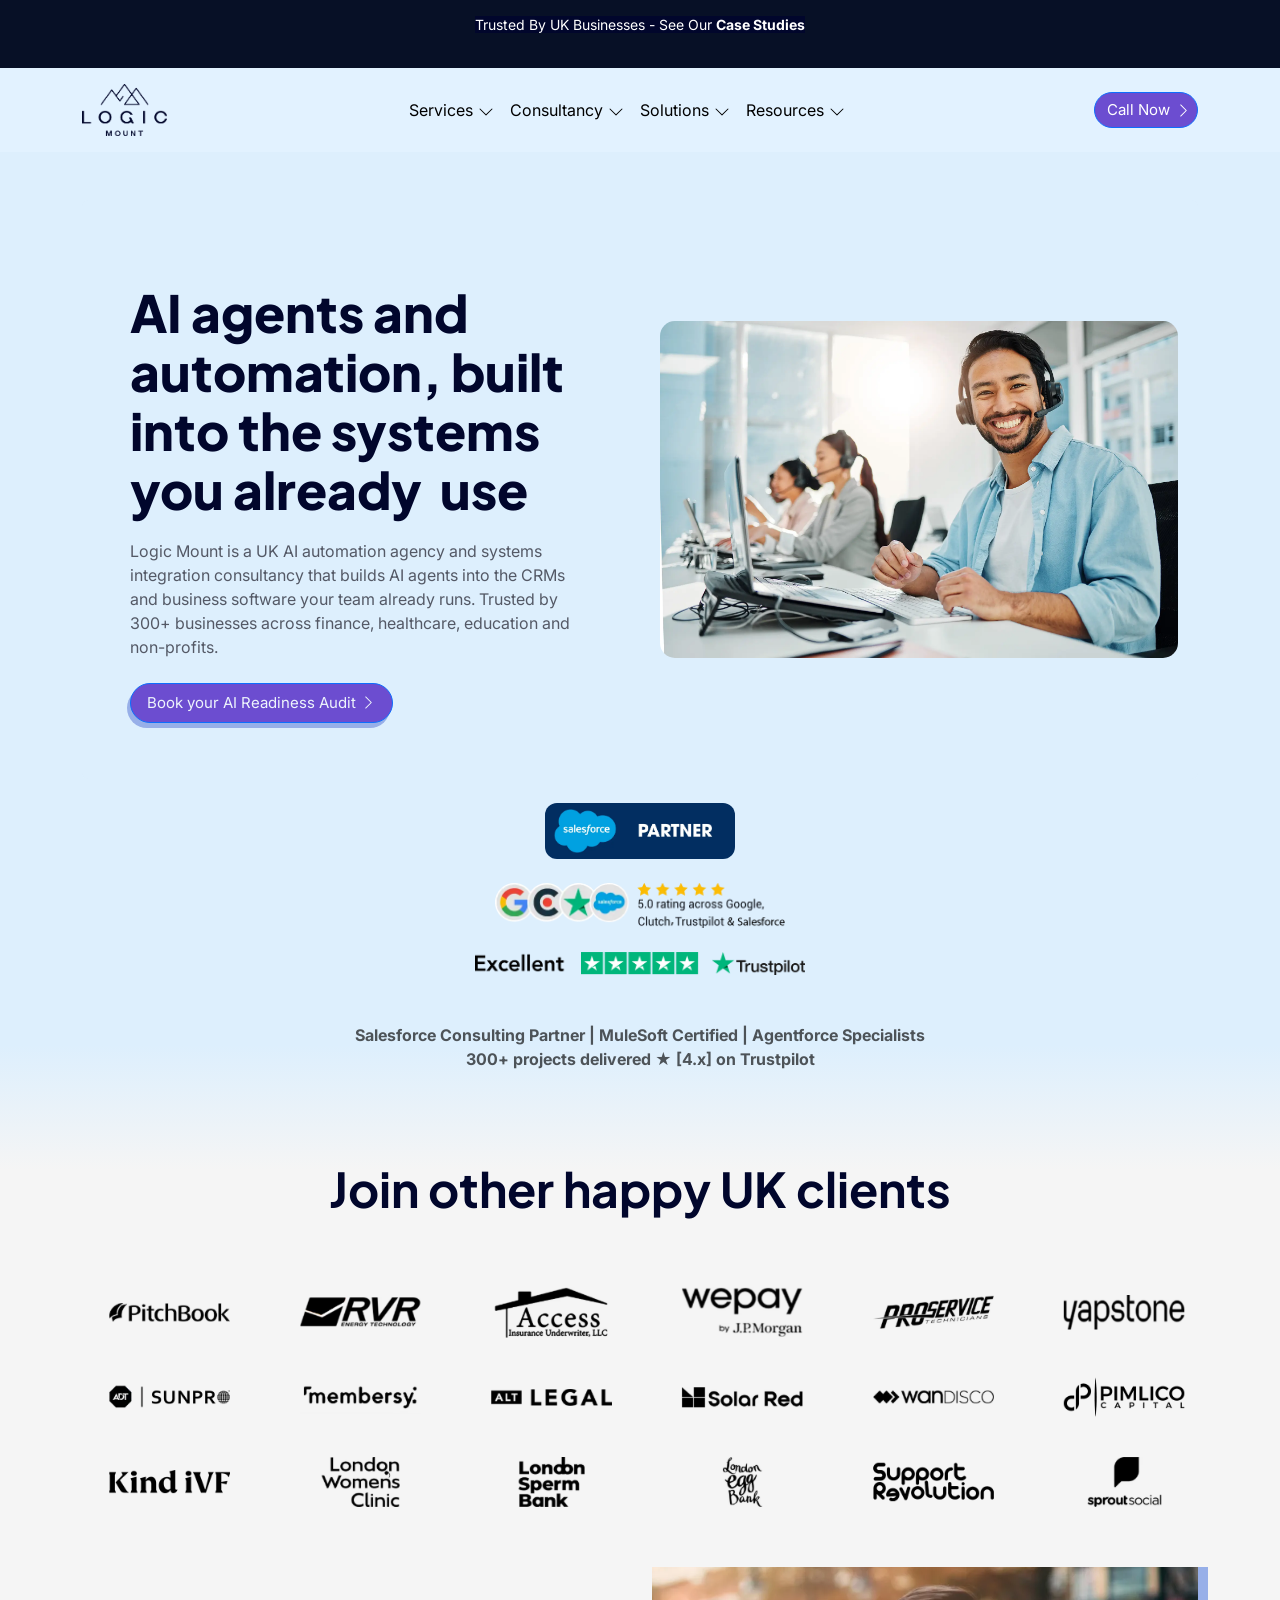
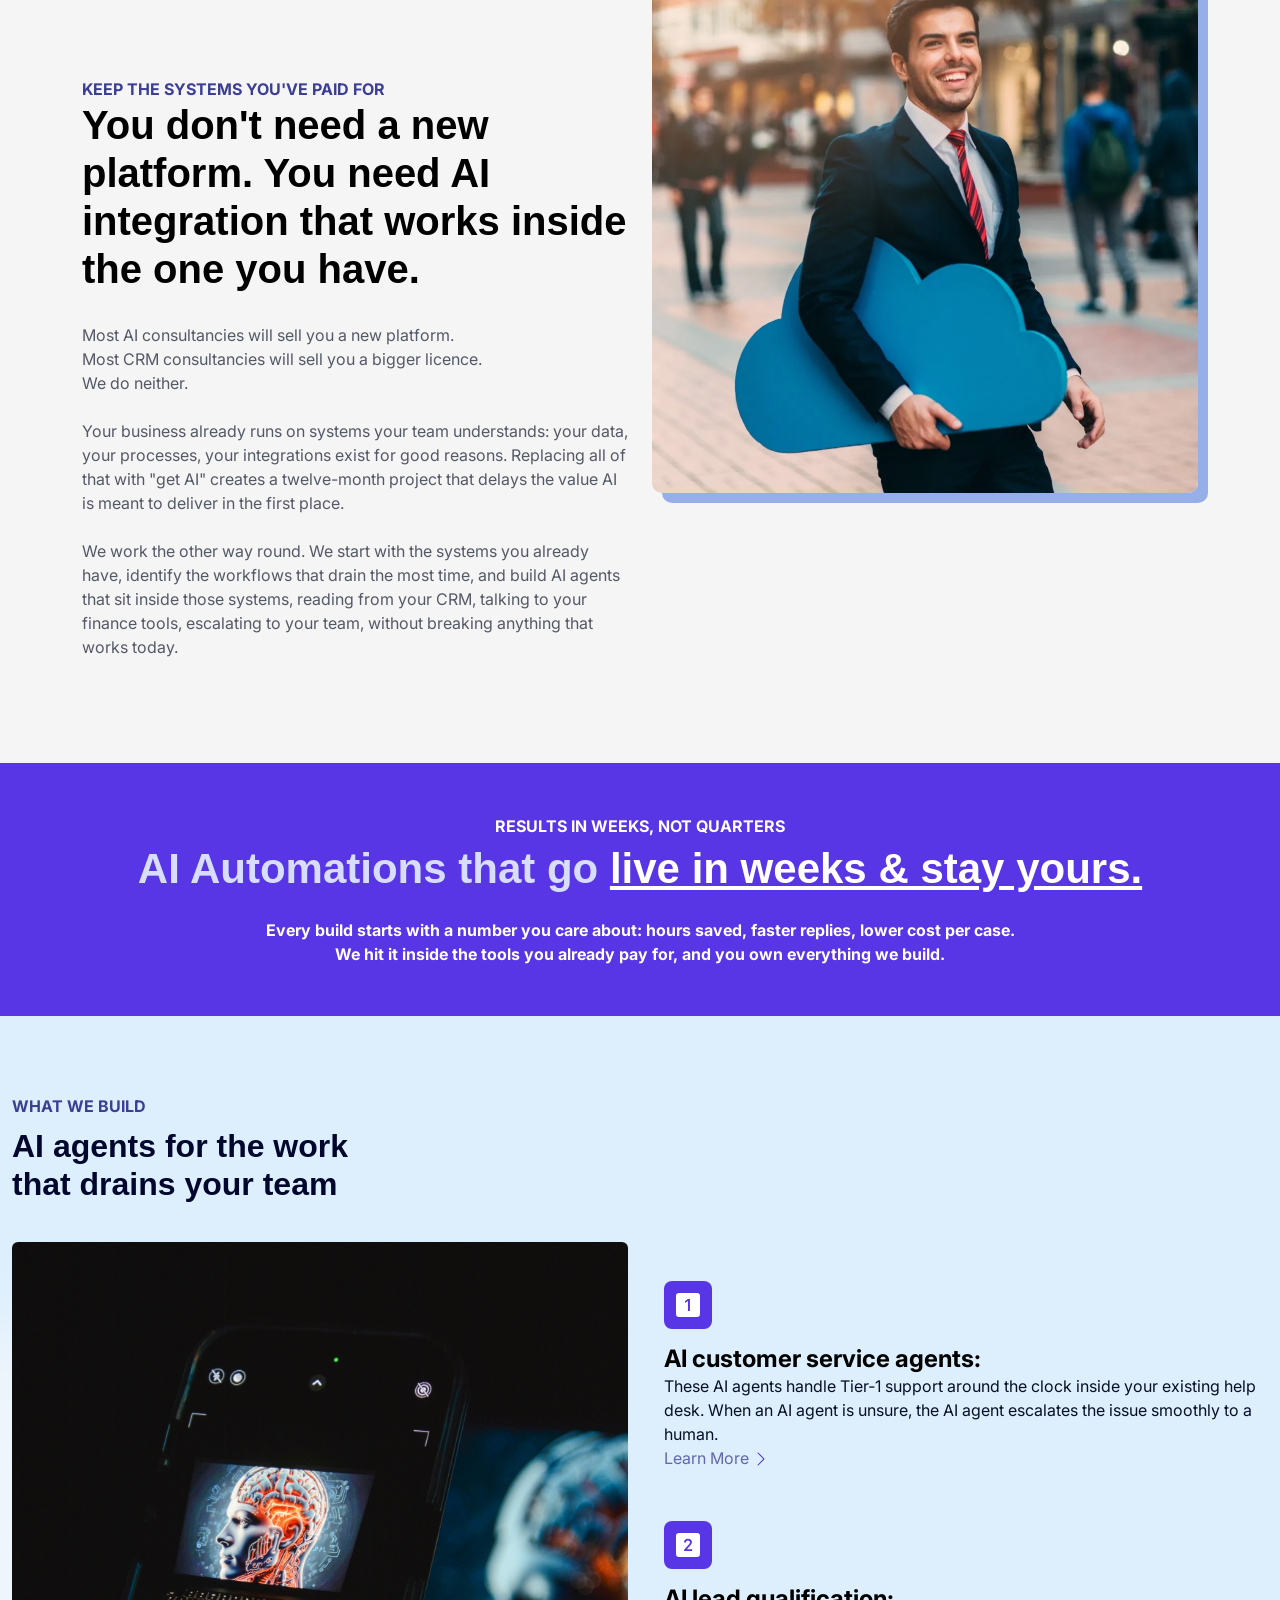
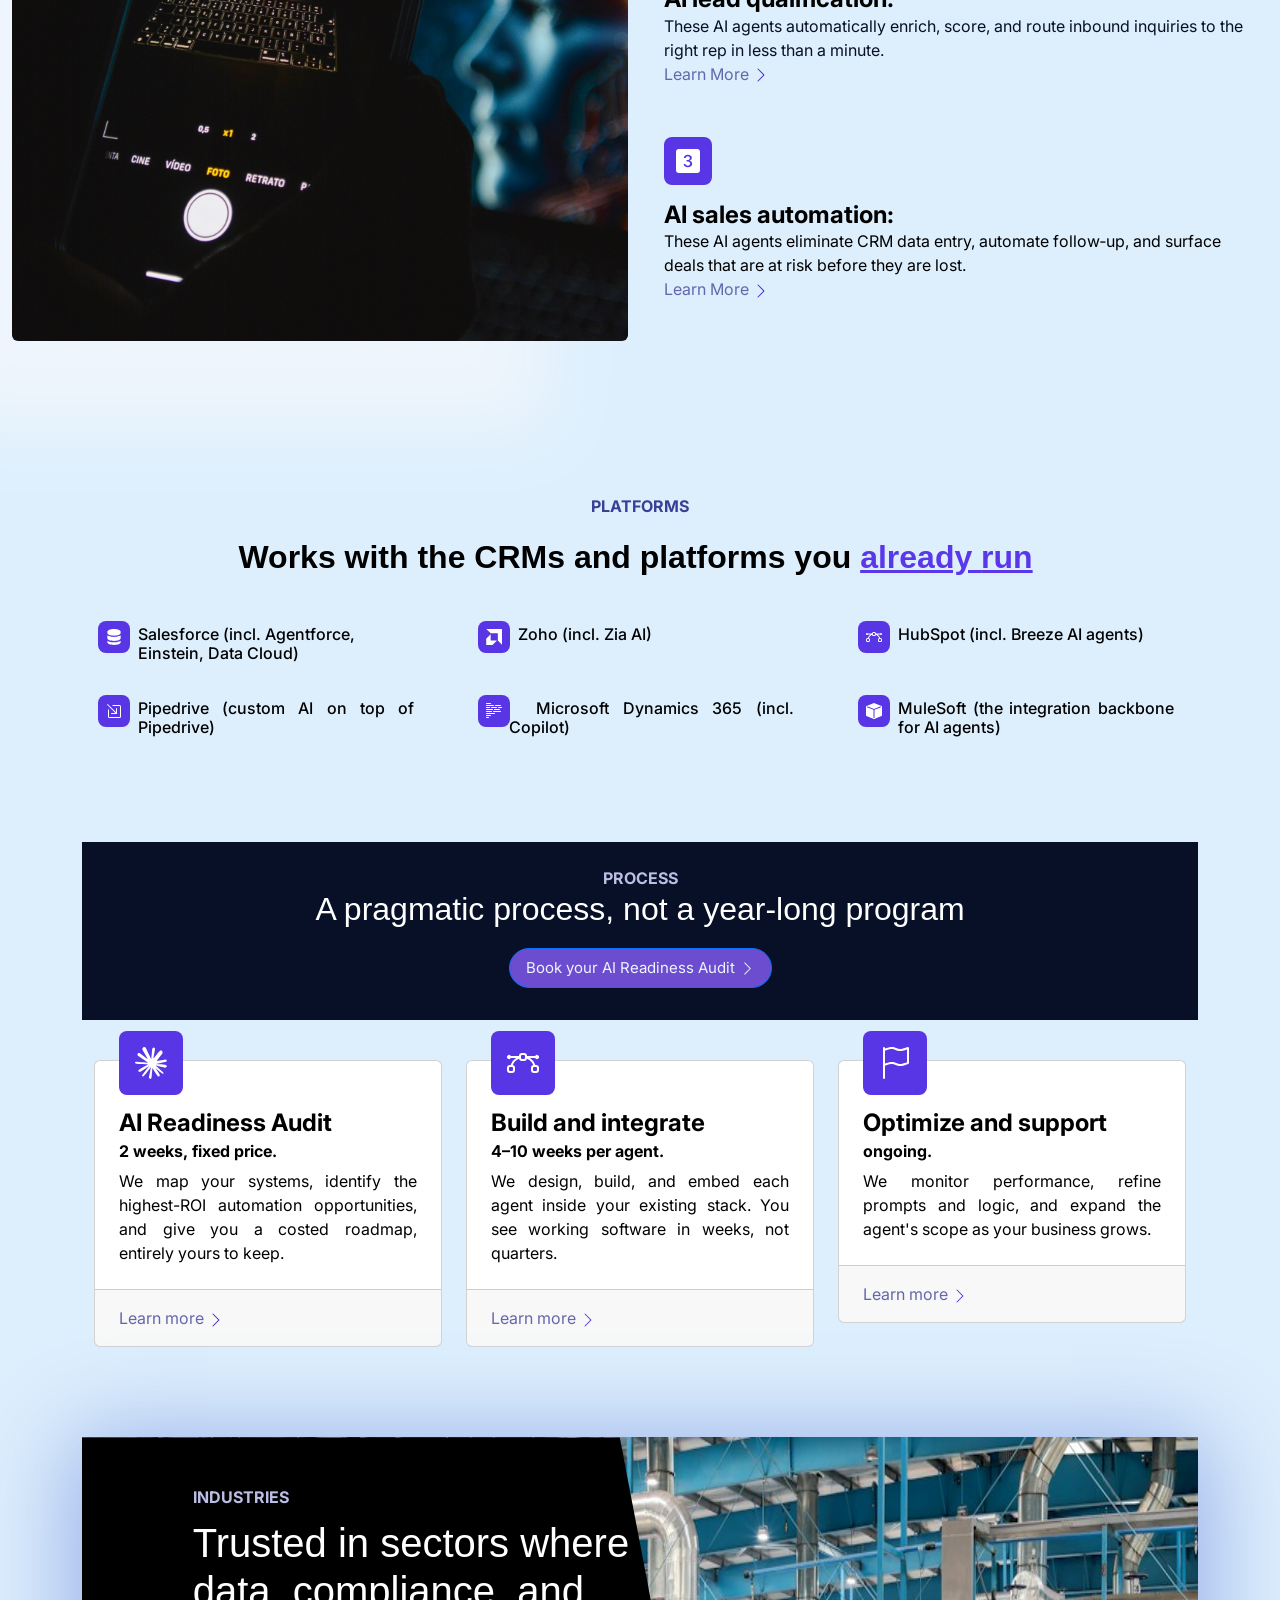
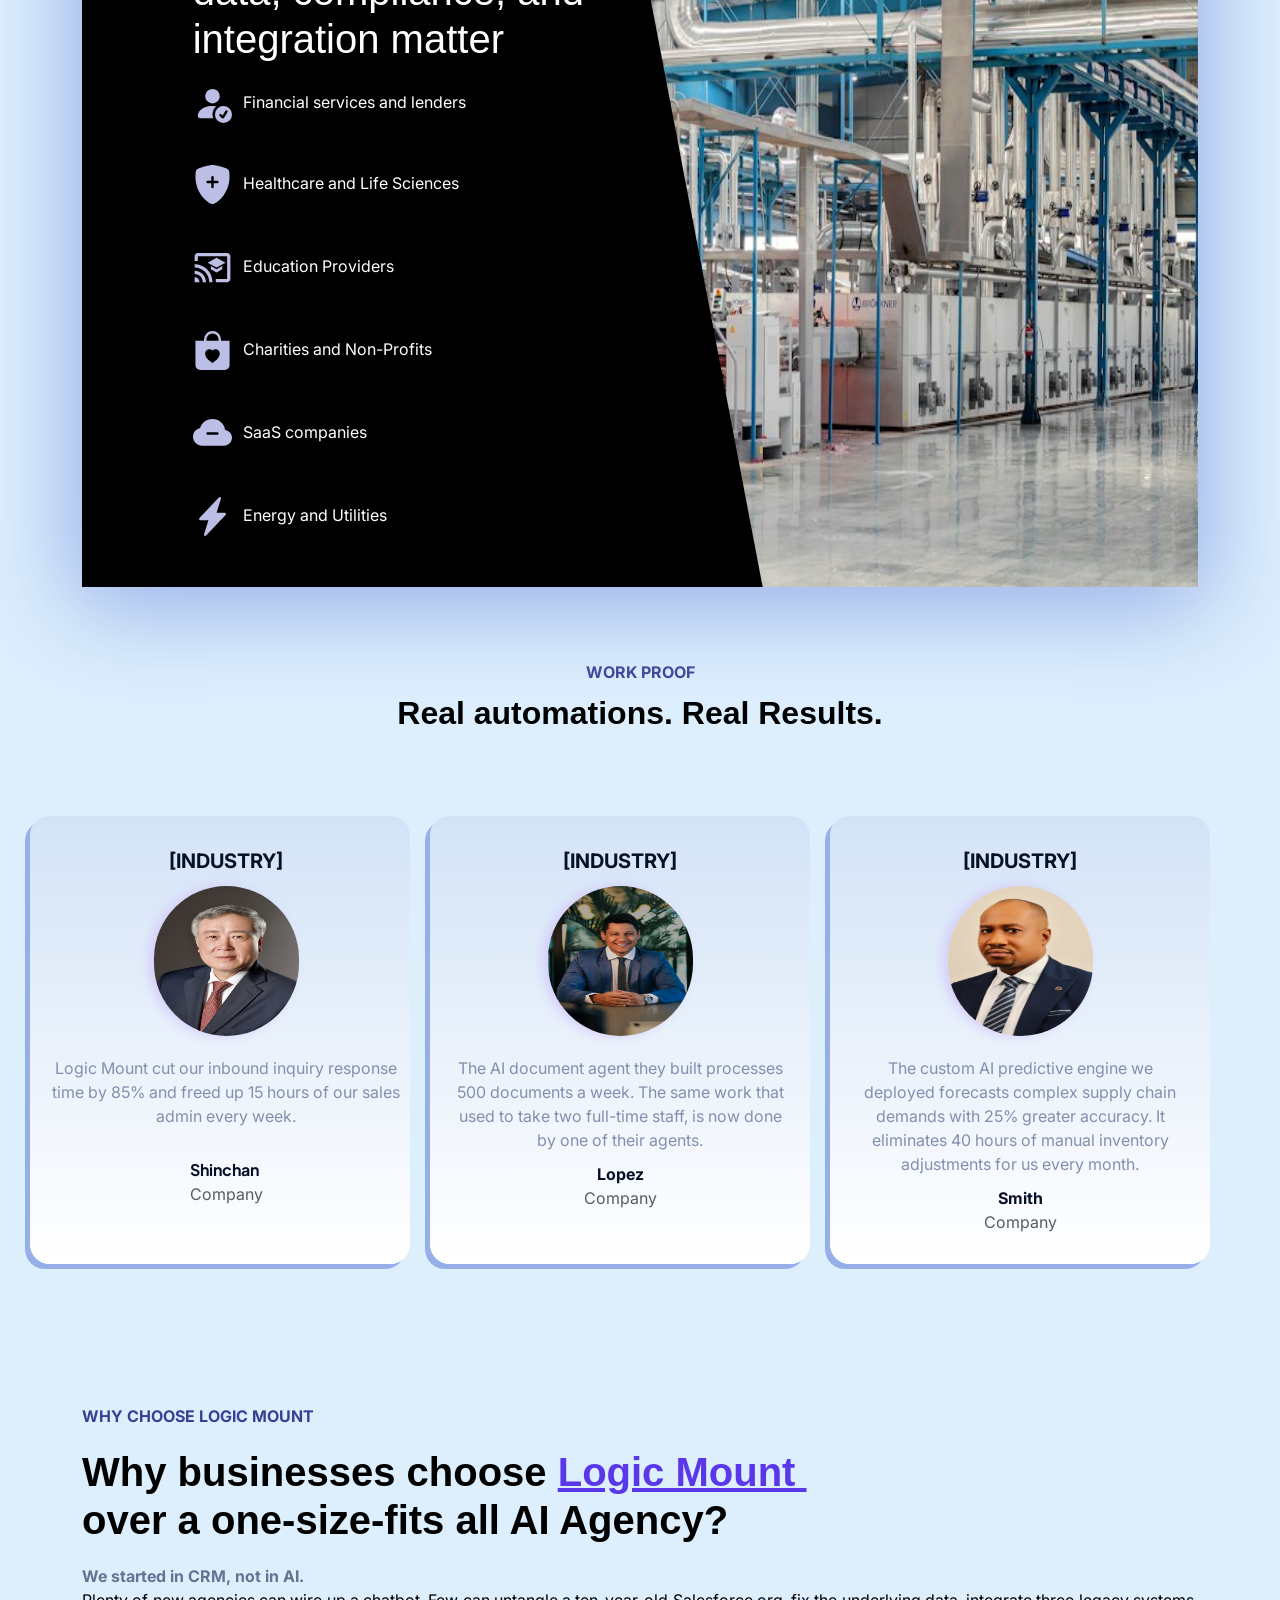
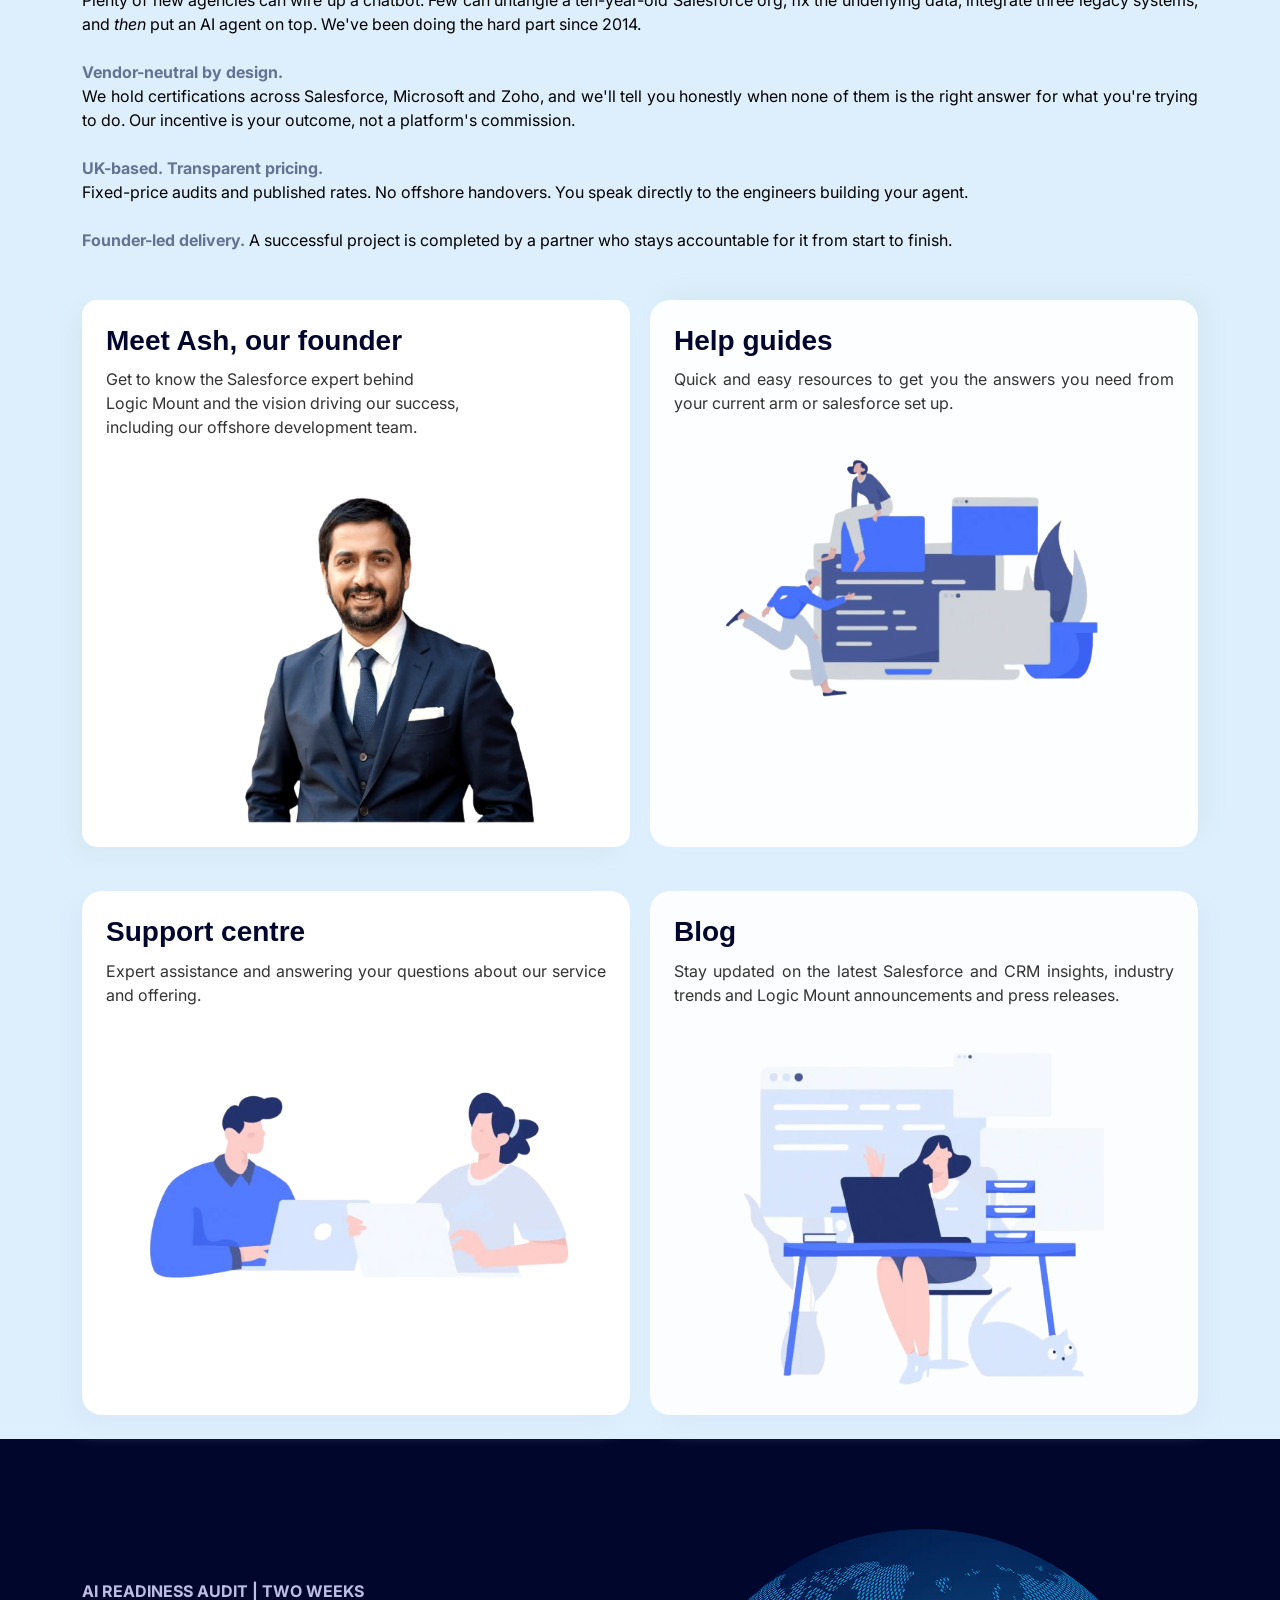
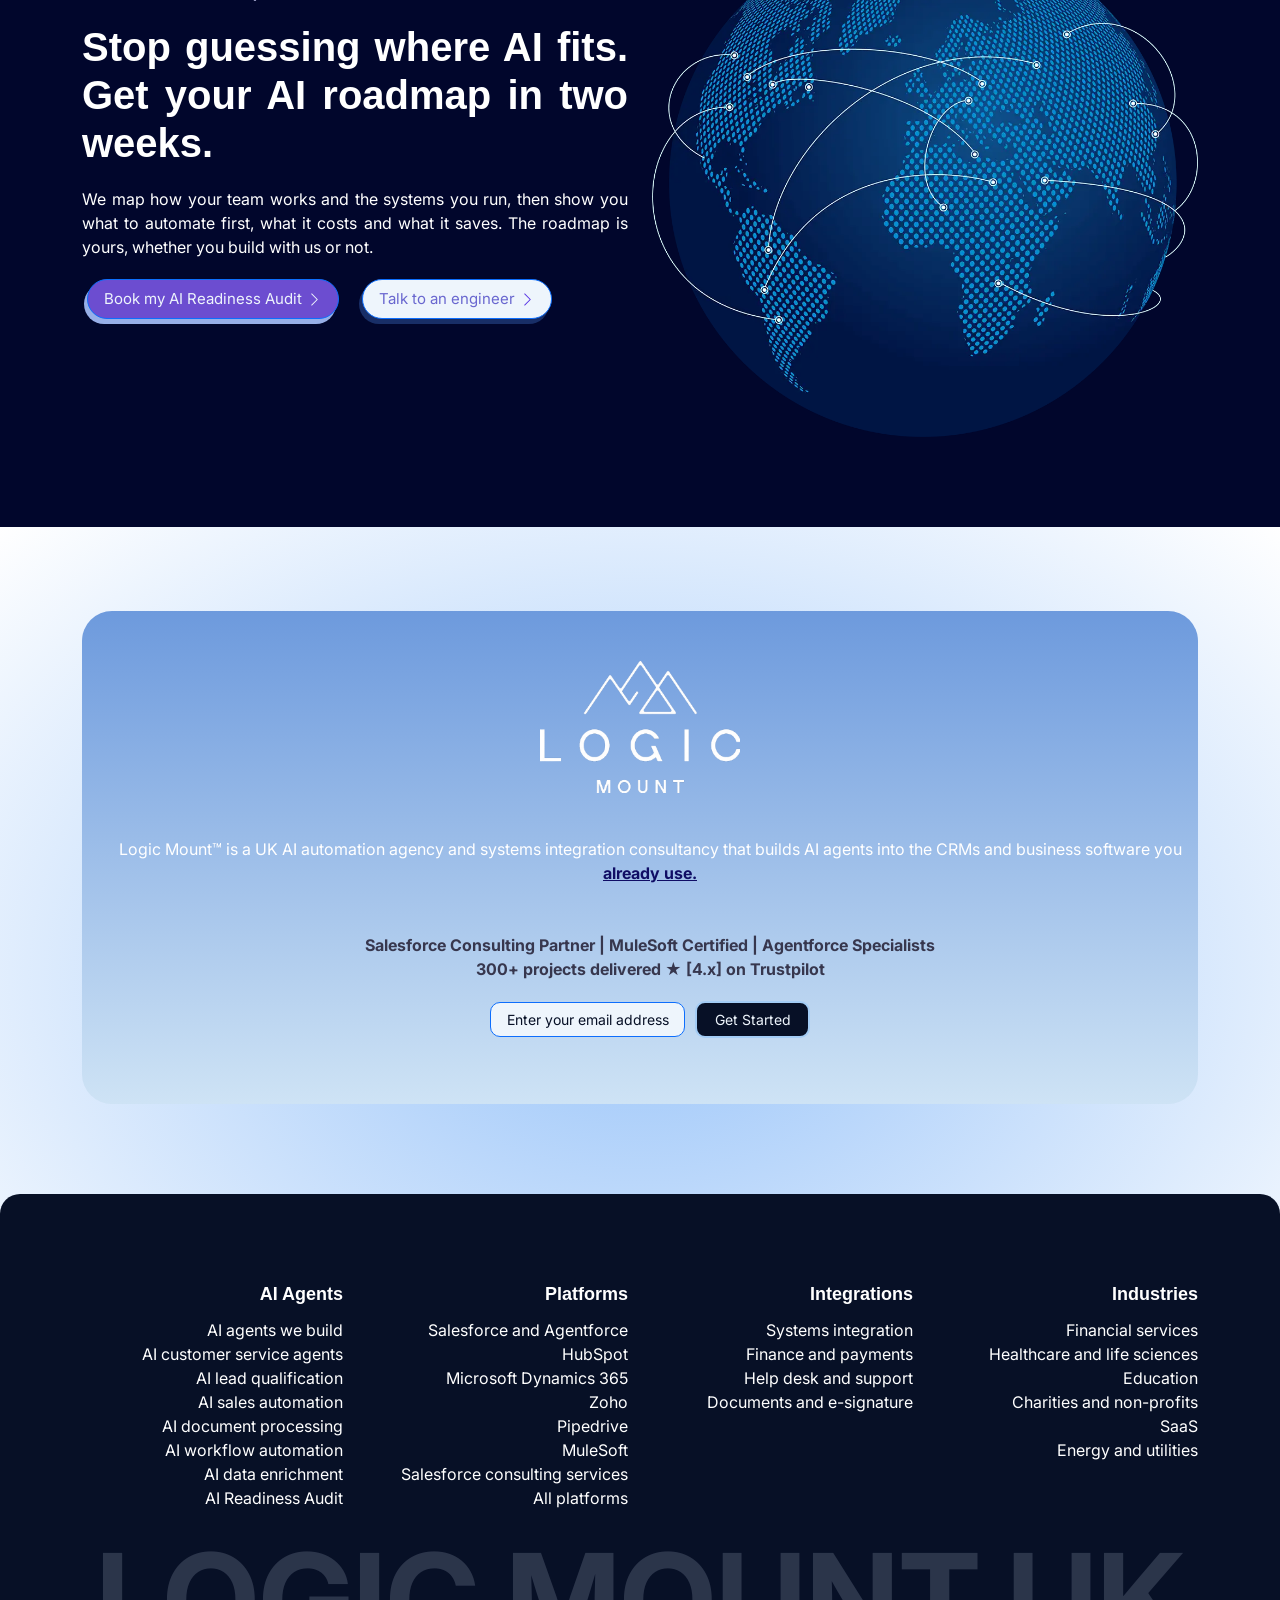
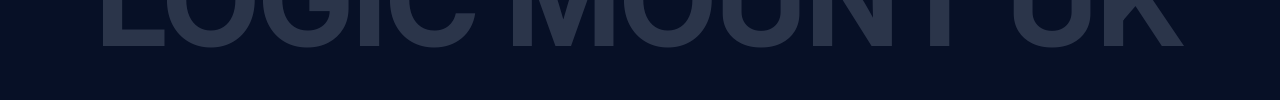
<file: index.html>
<!DOCTYPE html><html data-bs-theme="light" lang="en"><head><meta charset="utf-8"><meta name="viewport" content="width=device-width, initial-scale=1.0, shrink-to-fit=no"><title>AI Automation Agency UK | AI Agents in Your Stack</title><meta name="description" content="UK AI automation agency building AI agents into the CRMs your business already runs — Salesforce, HubSpot, Dynamics, Zoho. Book a readiness audit."><link rel="stylesheet" href="assets/bootstrap/css/bootstrap.min.css"><link rel="stylesheet" href="https://fonts.googleapis.com/css?family=Aboreto&amp;display=swap"><link rel="stylesheet" href="https://fonts.googleapis.com/css?family=Inter&amp;display=swap"><link rel="stylesheet" href="https://fonts.googleapis.com/css?family=Plus+Jakarta+Sans:700&amp;display=swap"><link rel="stylesheet" href="assets/css/styles.min.css"><link rel="preconnect" href="https://fonts.googleapis.com">
<link rel="preconnect" href="https://fonts.gstatic.com" crossorigin>
<link href="https://fonts.googleapis.com/css2?family=Inter:ital,opsz,wght@0,14..32,100..900;1,14..32,100..900&display=swap" rel="stylesheet"><script type="application/ld+json">
{
  "@context": "https://schema.org",
  "@type": "Organization",
  "name": "Logic Mount",
  "url": "https://www.logicmount.co.uk",
  "logo": "https://www.logicmount.co.uk/logo.png",
  "description": "Logic Mount is a UK AI automation agency and systems integration consultancy that builds AI agents into the CRMs and business systems you already use — including Salesforce, HubSpot, Dynamics 365 and Zoho.",
  "foundingDate": "[year]",
  "address": {"@type": "PostalAddress", "addressCountry": "GB"},
  "areaServed": "GB",
  "sameAs": [
    "https://www.linkedin.com/company/logic-mount",
    "https://uk.trustpilot.com/review/logicmount.co.uk",
    "https://clutch.co/profile/logic-mount",
    "https://www.crunchbase.com/organization/logic-mount"
  ]
}
</script>
</head><body style="background: rgb(226,242,255);"><p class="text-center" style="background: var(--navy-dark);padding-top: 14px;padding-bottom: 33px;font-size: 14px;font-family: Inter, sans-serif;"><span style="color: rgb(255, 255, 255); background-color: rgb(1, 6, 44);">Trusted By UK Businesses - See Our </span><a href="untitled.html"><strong><span style="color: rgb(255, 255, 255); background-color: rgb(1, 6, 44);">Case Studies</span></strong></a></p><nav class="navbar navbar-expand-md sticky-top py-3"><div class="container"><img class="img-fluid mobile-logo" width="1578" height="1045" src="assets/img/icon.webp" style="height: 52px;width: 85px;margin-left: -70px;"><button class="navbar-toggler" data-bs-toggle="collapse" data-bs-target="#navcol-4"><span class="visually-hidden">Toggle navigation</span><span class="navbar-toggler-icon"></span></button><div class="collapse navbar-collapse" id="navcol-4"><ul class="navbar-nav mb-4 mb-md-0 mx-auto"><li class="nav-item"><a class="nav-link active" href="#" style="padding-right: 30px;font-family: Inter, sans-serif;">Services<svg class="bi bi-chevron-down" xmlns="http://www.w3.org/2000/svg" width="1em" height="1em" fill="currentColor" viewBox="0 0 16 16" style="margin-left: 05px;color: rgb(0, 0, 0);">
  <path fill-rule="evenodd" d="M1.646 4.646a.5.5 0 0 1 .708 0L8 10.293l5.646-5.647a.5.5 0 0 1 .708.708l-6 6a.5.5 0 0 1-.708 0l-6-6a.5.5 0 0 1 0-.708"></path>
</svg></a></li><li class="nav-item"><a class="nav-link active" href="#" style="padding-right: 30px;font-family: Inter, sans-serif;">Consultancy<svg class="bi bi-chevron-down" xmlns="http://www.w3.org/2000/svg" width="1em" height="1em" fill="currentColor" viewBox="0 0 16 16" style="margin-left: 05px;color: rgb(0, 0, 0);">
  <path fill-rule="evenodd" d="M1.646 4.646a.5.5 0 0 1 .708 0L8 10.293l5.646-5.647a.5.5 0 0 1 .708.708l-6 6a.5.5 0 0 1-.708 0l-6-6a.5.5 0 0 1 0-.708"></path>
</svg></a></li><li class="nav-item"><a class="nav-link active" href="#" style="padding-right: 30px;font-family: Inter, sans-serif;">Solutions<svg class="bi bi-chevron-down" xmlns="http://www.w3.org/2000/svg" width="1em" height="1em" fill="currentColor" viewBox="0 0 16 16" style="margin-left: 05px;color: rgb(0, 0, 0);">
  <path fill-rule="evenodd" d="M1.646 4.646a.5.5 0 0 1 .708 0L8 10.293l5.646-5.647a.5.5 0 0 1 .708.708l-6 6a.5.5 0 0 1-.708 0l-6-6a.5.5 0 0 1 0-.708"></path>
</svg></a></li><li class="nav-item"><a class="nav-link active" href="#" style="padding-right: 30px;font-family: Inter, sans-serif;color: black;">Resources<svg class="bi bi-chevron-down" xmlns="http://www.w3.org/2000/svg" width="1em" height="1em" fill="currentColor" viewBox="0 0 16 16" style="margin-left: 05px;color: rgb(0, 0, 0);">
  <path fill-rule="evenodd" d="M1.646 4.646a.5.5 0 0 1 .708 0L8 10.293l5.646-5.647a.5.5 0 0 1 .708.708l-6 6a.5.5 0 0 1-.708 0l-6-6a.5.5 0 0 1 0-.708"></path>
</svg></a></li></ul><a class="btn btn-primary ms-md-2" role="button" href="#" style="background: rgb(108,77,208);border-radius: 30px;font-size: 15px;margin-right: -70px;font-family: Inter, sans-serif;padding-right: 2px;">Call Now<svg class="bi bi-chevron-right" xmlns="http://www.w3.org/2000/svg" width="1em" height="1em" fill="currentColor" viewBox="0 0 16 16" style="margin-left: 6px;">
  <path fill-rule="evenodd" d="M4.646 1.646a.5.5 0 0 1 .708 0l6 6a.5.5 0 0 1 0 .708l-6 6a.5.5 0 0 1-.708-.708L10.293 8 4.646 2.354a.5.5 0 0 1 0-.708"></path>
</svg>&nbsp;</a></div></div></nav><section class="py-4 py-xl-5" style="background: linear-gradient(#ddeffd 82%, #f5f5f5), var(--bg-light-blue);text-align: justify;box-shadow: 0px 0px var(--accent-purple-hover);margin-top: 0px;min-height: 900px;"><div class="container"><div class="bg-dark border rounded border-0 border-dark overflow-hidden"><div class="row g-0"><div class="col-md-6"><div class="p-4 p-md-5" style="background: #ddeffd;width: auto;"><h1 class="mobile-heading" style="color: rgb(1,6,44);font-family: 'Plus Jakarta Sans', sans-serif;font-weight: bold;font-size: 66px;text-align: left;background: #ddeffd;margin-left: -45px;margin-top: 90px;"><strong><span style="background-color: rgba(221, 239, 253, 0);">AI agents and automation, built into the systems you already&nbsp; use</span></strong></h1><p class="mb-4 mobile-paragraph" style="margin-top: 40px;margin-left: -45px;font-family: Inter, sans-serif;color: rgb(84,89,102);">Logic Mount is a UK AI automation agency and systems integration consultancy that builds AI agents into the CRMs and business software your team already runs. Trusted by 300+ businesses across finance, healthcare, education and non-profits.</p><a class="btn btn-primary btn-lg me-2 mobile-button" role="button" href="#" style="font-size: 15px;background: rgb(108, 77, 208);border-radius: 30px;margin-top: 20px;font-family: Inter, sans-serif;color: var(--bg-light-blue);margin-left: -45px;box-shadow: -3px 5px rgb(151,175,232);">Book your AI Readiness Audit<svg class="bi bi-chevron-right" xmlns="http://www.w3.org/2000/svg" width="1em" height="1em" fill="currentColor" viewBox="0 0 16 16" style="margin-left: 5px;margin-bottom: 1px;">
  <path fill-rule="evenodd" d="M4.646 1.646a.5.5 0 0 1 .708 0l6 6a.5.5 0 0 1 0 .708l-6 6a.5.5 0 0 1-.708-.708L10.293 8 4.646 2.354a.5.5 0 0 1 0-.708"></path>
</svg></a><div style="text-align:center;"></div></div></div><div class="col-md-6 order-first order-md-last" style="min-height: 250px;border-color: #ddeffd;background: #ddeffd;"><img class="object-fit-cover w-100 h-100 mobile-image-hero" src="assets/img/heropic.webp" style="border-radius: 15px;margin-left: 0px;margin-top: 30px;border-top-left-radius: 15px;border-top-right-radius: 15px;border-bottom-right-radius: 15px;border-bottom-left-radius: 15px;"></div></div></div></div><img class="img-fluid mobile-image" width="1022" height="300" style="width: 190px;border-radius: 12px;height: 52px;margin-top: 40px;margin-left: 116px;" src="assets/img/excellent.webp"><img class="img-fluid mobile-image1" width="592" height="92" src="assets/img/brands.webp" style="width: 290px;margin-top: 50px;margin-left: 30px;"><div class="container"><img class="img-fluid mobile-image2" width="2840" height="198" src="assets/img/partner.avif" style="width: 330px;margin-top: 25px;margin-left: 6px;"></div><p class="mobile-paragraph-salesforceconsulting" style="font-size: 16px;font-family: Inter, sans-serif;color: #4d5358;font-weight: bold;margin-left: 118px;"><br>Salesforce Consulting Partner | MuleSoft Certified | Agentforce Specialists<br>300+ projects delivered ★ [4.x] on Trustpilot<br><br></p><div></div><h2 class="mobile-heading-joinotherclients" style="text-align: center;font-size: 48px;margin-top: -50px;font-family: 'Plus Jakarta Sans', sans-serif;background: linear-gradient(rgb(221, 239, 253) 0%, rgb(245, 245, 245) 24%, rgb(245, 245, 245));"><br><br><strong><span style="color: rgb(1, 6, 44);">Join other happy UK clients</span></strong><br><img class="img-fluid mobile-image-joinukclients" width="1592" height="410" src="assets/img/ukbusinesses.png" style="margin-top: 20px;width: 1100px;filter: contrast(100%) saturate(200%);"></h2><section style="background: rgb(245, 245, 245);padding-top: 130px;margin-top: -80px;"><div class="container"><div class="row" style="margin-top: -70px;"><div class="col-md-6" style="margin-top: 60px;"><p class="mobile-paragraph-thedifferentiator" style="font-family: Inter, sans-serif;margin-top: 70px;"><strong><span style="color: rgb(59, 62, 148);">KEEP THE SYSTEMS YOU'VE PAID FOR</span></strong></p><h2 class="mobile-heading-whyaiinside" style="text-align: left;padding-right: 70px;font-size: 40px;"><strong><span style="color: rgb(0, 0, 0); background-color: transparent;">You don't need a new platform. You need AI integration that works inside the one you have.</span></strong></h2><p class="mobile-paragraph-whyaiinside" style="color: rgb(84,89,102);margin-top: 30px;padding-right: 90px;text-align: left;">Most AI consultancies will sell you a new platform. <br>Most CRM consultancies will sell you a bigger licence. <br>We do neither. <br><br>Your business already runs on systems your team understands: your data, your processes, your integrations exist for good reasons. Replacing all of that with "get AI" creates a twelve-month project that delays the value AI is meant to deliver in the first place. <br><br>We work the other way round. We start with the systems you already have, identify the workflows that drain the most time, and build AI agents that sit inside those systems, reading&nbsp;from your CRM, talking to your finance tools, escalating to your team, without breaking anything that works today.</p><p></p></div><div class="col-md-6"><img class="img-fluid mobile-image3-whyaiinside" width="1080" height="1080" src="assets/img/681e1f4e7eaca82c70901afc_Man%20In%20Suit%20Holding%20Salesforce%20Cloud%20in%20Blue-Photoroom.webp" style="border-radius: 10px;margin-top: 80px;box-shadow: 10px 10px rgb(151,175,232);"></div></div></div></section><p class="mobile-paragraph-builtwith" style="background: rgb(245, 245, 245);text-align: center;margin-top: 0px;padding-top: 155px;"><strong><span style="color: rgb(255, 255, 255);">RESULTS IN WEEKS, NOT QUARTERS</span></strong></p><h2 class="mobile-paragraph-builtwith1" style="background: var(--accent-purple);padding-top: 30px;text-align: center;margin-top: -75px;font-size: 42px;"><br><strong><span style="color: rgb(217, 221, 252);">AI Automations that go&nbsp;</span><span style="text-decoration: underline; color: rgb(255, 255, 255);">live in weeks &amp; stay yours.</span></strong><br><br></h2><p class="mobile-paragraph-builtwith2" style="text-align: center;background: var(--accent-purple);padding-top: 40px;margin-top: -90px;padding-bottom: 50px;font-size: 16px;color: #fcfdff;"><br><strong><span style="color: rgb(255, 255, 255); background-color: transparent;">Every build starts with a number you care about: hours saved, faster replies, lower cost per case. </span></strong><br><strong><span style="color: rgb(255, 255, 255); background-color: transparent;">We hit it inside the tools you already pay for, and you own everything we build.</span></strong></p><div class="container py-4 py-xl-5 ai-agents-container" style="margin-top: 0px;width: 4900px;margin-bottom: -90px;"><p class="mobile-paragraph-whatwebuild" style="margin-top: 30px;"><strong><span style="color: rgb(59, 62, 148);">WHAT WE BUILD</span></strong></p><h2 class="mobile-heading-aiagentsthatdrain" style="margin-top: -30px;"><br><strong><span style="color: rgb(1, 6, 44);">AI agents for the work&nbsp;</span></strong><br><strong><span style="color: rgb(1, 6, 44);">that drains your team</span></strong><br><br></h2><div class="row row-cols-1 row-cols-md-2"><div class="col"><img class="object-fit-cover rounded w-100 h-100 mobile-image4" style="min-height: auto;margin-top: -0px;width: 100px;box-shadow: -80px 90px 70px var(--bg-light-blue);max-height: 699px;max-width: 780px;" src="assets/img/aidin-geranrekab-bV_P23FXxhI-unsplash.jpg"></div><div class="col d-flex flex-column justify-content-center p-4" style="margin-top: 195px;"><div class="text-center text-md-start d-flex flex-column align-items-center align-items-md-start mb-5 ai-agent-card"><div class="bs-icon-md bs-icon-rounded bs-icon-primary d-flex flex-shrink-0 justify-content-center align-items-center mb-3 d-inline-block bs-icon" style="background: var(--accent-purple);margin-top: -180px;"><svg class="bi bi-1-square-fill" xmlns="http://www.w3.org/2000/svg" width="1em" height="1em" fill="currentColor" viewBox="0 0 16 16">
  <path d="M2 0a2 2 0 0 0-2 2v12a2 2 0 0 0 2 2h12a2 2 0 0 0 2-2V2a2 2 0 0 0-2-2zm7.283 4.002V12H7.971V5.338h-.065L6.072 6.656V5.385l1.899-1.383z"></path>
</svg></div><div class="ai-agent-content"><h4 style="font-family: 'Inter';"><strong><span style="color: rgb(0, 0, 0); background-color: rgba(228, 216, 216, 0);">AI customer service agents:</span></strong></h4><p>These AI agents handle Tier‑1 support around the clock inside your existing help desk. When an AI agent is unsure, the AI agent escalates the issue smoothly to a human.</p><a href="#"><span style="color: rgb(100, 103, 171);">Learn More&nbsp;</span><svg class="bi bi-chevron-right" xmlns="http://www.w3.org/2000/svg" width="1em" height="1em" fill="currentColor" viewBox="0 0 16 16" style="border-color: var(--accent-purple-hover);color: var(--accent-purple-hover);">
  <path fill-rule="evenodd" d="M4.646 1.646a.5.5 0 0 1 .708 0l6 6a.5.5 0 0 1 0 .708l-6 6a.5.5 0 0 1-.708-.708L10.293 8 4.646 2.354a.5.5 0 0 1 0-.708"></path>
</svg></a></div></div><div class="text-center text-md-start d-flex flex-column align-items-center align-items-md-start mb-5 ai-agent-card"><div class="bs-icon-md bs-icon-rounded bs-icon-primary d-flex flex-shrink-0 justify-content-center align-items-center mb-3 d-inline-block bs-icon" style="background: var(--accent-purple);margin-top: -70px;"><svg class="bi bi-2-square-fill" xmlns="http://www.w3.org/2000/svg" width="1em" height="1em" fill="currentColor" viewBox="0 0 16 16">
  <path d="M2 0a2 2 0 0 0-2 2v12a2 2 0 0 0 2 2h12a2 2 0 0 0 2-2V2a2 2 0 0 0-2-2zm4.646 6.24v.07H5.375v-.064c0-1.213.879-2.402 2.637-2.402 1.582 0 2.613.949 2.613 2.215 0 1.002-.6 1.667-1.287 2.43l-.096.107-1.974 2.22v.077h3.498V12H5.422v-.832l2.97-3.293c.434-.475.903-1.008.903-1.705 0-.744-.557-1.236-1.313-1.236-.843 0-1.336.615-1.336 1.306"></path>
</svg></div><div><h4 style="font-family: 'Inter';"><strong><span style="color: rgb(0, 0, 0); background-color: rgba(228, 216, 216, 0);">AI lead qualification:</span></strong></h4><p>These AI agents automatically enrich, score, and route inbound inquiries to the right rep in less than a minute.</p><a href="#"><span style="color: rgb(100, 103, 171);">Learn More&nbsp;</span><svg class="bi bi-chevron-right" xmlns="http://www.w3.org/2000/svg" width="1em" height="1em" fill="currentColor" viewBox="0 0 16 16" style="border-color: var(--accent-purple);color: var(--accent-purple-hover);">
  <path fill-rule="evenodd" d="M4.646 1.646a.5.5 0 0 1 .708 0l6 6a.5.5 0 0 1 0 .708l-6 6a.5.5 0 0 1-.708-.708L10.293 8 4.646 2.354a.5.5 0 0 1 0-.708"></path>
</svg></a></div></div><div class="text-center text-md-start d-flex flex-column align-items-center align-items-md-start ai-agent-card"><div class="bs-icon-md bs-icon-rounded bs-icon-primary d-flex flex-shrink-0 justify-content-center align-items-center mb-3 d-inline-block bs-icon" style="background: var(--accent-purple);margin-top: -70px;"><svg class="bi bi-3-square-fill" xmlns="http://www.w3.org/2000/svg" width="1em" height="1em" fill="currentColor" viewBox="0 0 16 16">
  <path d="M2 0a2 2 0 0 0-2 2v12a2 2 0 0 0 2 2h12a2 2 0 0 0 2-2V2a2 2 0 0 0-2-2zm5.918 8.414h-.879V7.342h.838c.78 0 1.348-.522 1.342-1.237 0-.709-.563-1.195-1.348-1.195-.79 0-1.312.498-1.348 1.055H5.275c.036-1.137.95-2.115 2.625-2.121 1.594-.012 2.608.885 2.637 2.062.023 1.137-.885 1.776-1.482 1.875v.07c.703.07 1.71.64 1.734 1.917.024 1.459-1.277 2.396-2.93 2.396-1.705 0-2.707-.967-2.754-2.144H6.33c.059.597.68 1.06 1.541 1.066.973.006 1.6-.563 1.588-1.354-.006-.779-.621-1.318-1.541-1.318"></path>
</svg></div><div><h4 style="font-family: 'Inter';"><strong><span style="color: rgb(0, 0, 0); background-color: rgba(0, 255, 255, 0);">AI sales automation:</span></strong></h4><p><span style="color: rgb(0, 0, 0); background-color: rgba(0, 255, 255, 0);">These AI agents eliminate CRM data entry, automate follow‑up, and surface deals that are at risk before they are lost.</span></p><a href="#"><span style="color: rgb(100, 103, 171);">Learn More&nbsp;</span><svg class="bi bi-chevron-right" xmlns="http://www.w3.org/2000/svg" width="1em" height="1em" fill="currentColor" viewBox="0 0 16 16" style="color: var(--accent-purple-hover);">
  <path fill-rule="evenodd" d="M4.646 1.646a.5.5 0 0 1 .708 0l6 6a.5.5 0 0 1 0 .708l-6 6a.5.5 0 0 1-.708-.708L10.293 8 4.646 2.354a.5.5 0 0 1 0-.708"></path>
</svg></a></div></div></div></div></div><p class="mobile-platform-label" style="text-align: center;margin-top: 90px;"><strong><span style="color: rgb(59, 62, 148);">PLATFORMS</span></strong></p><h2 class="mobile-platform-heading" style="text-align: center;font-weight: bold;margin-top: 140px;color: #000000;"><strong><span style="color: rgb(0, 0, 0); background-color: transparent;">Works with the CRMs and platforms you </span><span style="text-decoration: underline; color: rgb(91, 55, 234); background-color: transparent;">already </span><span style="text-decoration: underline; color: rgb(91, 55, 234); background-color: transparent;">run</span><span style="color: rgb(91, 55, 234);">&nbsp;</span></strong></h2><div class="container py-4 py-xl-5" style="margin-top: -20px;"><div class="row row-cols-1 row-cols-md-2 row-cols-xl-3"><div class="col mobile-platform-list"><div class="d-flex p-3"><div class="bs-icon-sm bs-icon-rounded bs-icon-primary d-flex flex-shrink-0 justify-content-center align-items-center d-inline-block bs-icon" style="background: var(--accent-purple);"><svg class="bi bi-server" xmlns="http://www.w3.org/2000/svg" width="1em" height="1em" fill="currentColor" viewBox="0 0 16 16">
  <path d="M1.333 2.667C1.333 1.194 4.318 0 8 0s6.667 1.194 6.667 2.667V4c0 1.473-2.985 2.667-6.667 2.667S1.333 5.473 1.333 4z"></path>
  <path d="M1.333 6.334v3C1.333 10.805 4.318 12 8 12s6.667-1.194 6.667-2.667V6.334a6.5 6.5 0 0 1-1.458.79C11.81 7.684 9.967 8 8 8s-3.809-.317-5.208-.876a6.5 6.5 0 0 1-1.458-.79z"></path>
  <path d="M14.667 11.668a6.5 6.5 0 0 1-1.458.789c-1.4.56-3.242.876-5.21.876-1.966 0-3.809-.316-5.208-.876a6.5 6.5 0 0 1-1.458-.79v1.666C1.333 14.806 4.318 16 8 16s6.667-1.194 6.667-2.667z"></path>
</svg></div><div class="px-2 mobile-platform-item"><h5 class="mt-1 mb-0 mobile-platform-item" style="font-size: 16px;text-align: left;"><span style="color: rgb(0, 0, 0); background-color: transparent;">Salesforce (incl. Agentforce, Einstein, Data Cloud)&nbsp;</span></h5></div></div></div><div class="col"><div class="d-flex p-3"><div class="bs-icon-sm bs-icon-rounded bs-icon-primary d-flex flex-shrink-0 justify-content-center align-items-center d-inline-block bs-icon" style="background: var(--accent-purple);"><svg class="bi bi-amd" xmlns="http://www.w3.org/2000/svg" width="1em" height="1em" fill="currentColor" viewBox="0 0 16 16">
  <path d="m.334 0 4.358 4.359h7.15v7.15l4.358 4.358V0zM.2 9.72l4.487-4.488v6.281h6.28L6.48 16H.2z"></path>
</svg></div><div class="px-2"><h5 class="mt-1 mb-0 mobile-platform-item" style="font-size: 16px;"><span style="color: rgb(0, 0, 0); background-color: transparent;">Zoho (incl. Zia AI)</span></h5></div></div></div><div class="col"><div class="d-flex p-3"><div class="bs-icon-sm bs-icon-rounded bs-icon-primary d-flex flex-shrink-0 justify-content-center align-items-center d-inline-block bs-icon" style="background: var(--accent-purple);"><svg class="bi bi-bezier" xmlns="http://www.w3.org/2000/svg" width="1em" height="1em" fill="currentColor" viewBox="0 0 16 16">
  <path fill-rule="evenodd" d="M0 10.5A1.5 1.5 0 0 1 1.5 9h1A1.5 1.5 0 0 1 4 10.5v1A1.5 1.5 0 0 1 2.5 13h-1A1.5 1.5 0 0 1 0 11.5zm1.5-.5a.5.5 0 0 0-.5.5v1a.5.5 0 0 0 .5.5h1a.5.5 0 0 0 .5-.5v-1a.5.5 0 0 0-.5-.5zm10.5.5A1.5 1.5 0 0 1 13.5 9h1a1.5 1.5 0 0 1 1.5 1.5v1a1.5 1.5 0 0 1-1.5 1.5h-1a1.5 1.5 0 0 1-1.5-1.5zm1.5-.5a.5.5 0 0 0-.5.5v1a.5.5 0 0 0 .5.5h1a.5.5 0 0 0 .5-.5v-1a.5.5 0 0 0-.5-.5zM6 4.5A1.5 1.5 0 0 1 7.5 3h1A1.5 1.5 0 0 1 10 4.5v1A1.5 1.5 0 0 1 8.5 7h-1A1.5 1.5 0 0 1 6 5.5zM7.5 4a.5.5 0 0 0-.5.5v1a.5.5 0 0 0 .5.5h1a.5.5 0 0 0 .5-.5v-1a.5.5 0 0 0-.5-.5z"></path>
  <path d="M6 4.5H1.866a1 1 0 1 0 0 1h2.668A6.52 6.52 0 0 0 1.814 9H2.5q.186 0 .358.043a5.52 5.52 0 0 1 3.185-3.185A1.5 1.5 0 0 1 6 5.5zm3.957 1.358A1.5 1.5 0 0 0 10 5.5v-1h4.134a1 1 0 1 1 0 1h-2.668a6.52 6.52 0 0 1 2.72 3.5H13.5q-.185 0-.358.043a5.52 5.52 0 0 0-3.185-3.185"></path>
</svg></div><div class="px-2"><h5 class="mt-1 mb-0 mobile-platform-item" style="font-size: 16px;font-family: Inter, sans-serif;"><span style="color: rgb(0, 0, 0); background-color: transparent;">HubSpot (incl. Breeze AI agents)</span></h5></div></div></div><div class="col"><div class="d-flex p-3"><div class="bs-icon-sm bs-icon-rounded bs-icon-primary d-flex flex-shrink-0 justify-content-center align-items-center d-inline-block bs-icon" style="background: var(--accent-purple);"><svg class="bi bi-box-arrow-in-down-right" xmlns="http://www.w3.org/2000/svg" width="1em" height="1em" fill="currentColor" viewBox="0 0 16 16">
  <path fill-rule="evenodd" d="M6.364 2.5a.5.5 0 0 1 .5-.5H13.5A1.5 1.5 0 0 1 15 3.5v10a1.5 1.5 0 0 1-1.5 1.5h-10A1.5 1.5 0 0 1 2 13.5V6.864a.5.5 0 1 1 1 0V13.5a.5.5 0 0 0 .5.5h10a.5.5 0 0 0 .5-.5v-10a.5.5 0 0 0-.5-.5H6.864a.5.5 0 0 1-.5-.5"></path>
  <path fill-rule="evenodd" d="M11 10.5a.5.5 0 0 1-.5.5h-5a.5.5 0 0 1 0-1h3.793L1.146 1.854a.5.5 0 1 1 .708-.708L10 9.293V5.5a.5.5 0 0 1 1 0z"></path>
</svg></div><div class="px-2"><h5 class="mt-1 mb-0 mobile-platform-item" style="font-size: 16px;"><span style="color: rgb(0, 0, 0); background-color: transparent;">Pipedrive (custom AI on top of Pipedrive)</span></h5></div></div></div><div class="col"><div class="d-flex p-3"><div class="bs-icon-sm bs-icon-rounded bs-icon-primary d-flex flex-shrink-0 justify-content-center align-items-center d-inline-block bs-icon" style="background: var(--accent-purple);"><svg class="bi bi-body-text" xmlns="http://www.w3.org/2000/svg" width="1em" height="1em" fill="currentColor" viewBox="0 0 16 16">
  <path fill-rule="evenodd" d="M0 .5A.5.5 0 0 1 .5 0h4a.5.5 0 0 1 0 1h-4A.5.5 0 0 1 0 .5m0 2A.5.5 0 0 1 .5 2h7a.5.5 0 0 1 0 1h-7a.5.5 0 0 1-.5-.5m9 0a.5.5 0 0 1 .5-.5h5a.5.5 0 0 1 0 1h-5a.5.5 0 0 1-.5-.5m-9 2A.5.5 0 0 1 .5 4h3a.5.5 0 0 1 0 1h-3a.5.5 0 0 1-.5-.5m5 0a.5.5 0 0 1 .5-.5h5a.5.5 0 0 1 0 1h-5a.5.5 0 0 1-.5-.5m7 0a.5.5 0 0 1 .5-.5h3a.5.5 0 0 1 0 1h-3a.5.5 0 0 1-.5-.5m-12 2A.5.5 0 0 1 .5 6h6a.5.5 0 0 1 0 1h-6a.5.5 0 0 1-.5-.5m8 0a.5.5 0 0 1 .5-.5h5a.5.5 0 0 1 0 1h-5a.5.5 0 0 1-.5-.5m-8 2A.5.5 0 0 1 .5 8h5a.5.5 0 0 1 0 1h-5a.5.5 0 0 1-.5-.5m7 0a.5.5 0 0 1 .5-.5h7a.5.5 0 0 1 0 1h-7a.5.5 0 0 1-.5-.5m-7 2a.5.5 0 0 1 .5-.5h8a.5.5 0 0 1 0 1h-8a.5.5 0 0 1-.5-.5m0 2a.5.5 0 0 1 .5-.5h4a.5.5 0 0 1 0 1h-4a.5.5 0 0 1-.5-.5m0 2a.5.5 0 0 1 .5-.5h2a.5.5 0 0 1 0 1h-2a.5.5 0 0 1-.5-.5"></path>
</svg></div><div class="px-2 mobile-platform-item"><h5 class="mt-1 mb-0 mobile-platform-item" style="font-size: 16px;margin-left: -9px;"><span style="color: rgb(0, 0, 0); background-color: transparent;">&nbsp; Microsoft Dynamics 365 (incl. Copilot)</span></h5></div></div></div><div class="col"><div class="d-flex p-3"><div class="bs-icon-sm bs-icon-rounded bs-icon-primary d-flex flex-shrink-0 justify-content-center align-items-center d-inline-block bs-icon" style="background: var(--accent-purple);"><svg class="bi bi-box-fill" xmlns="http://www.w3.org/2000/svg" width="1em" height="1em" fill="currentColor" viewBox="0 0 16 16">
  <path fill-rule="evenodd" d="M15.528 2.973a.75.75 0 0 1 .472.696v8.662a.75.75 0 0 1-.472.696l-7.25 2.9a.75.75 0 0 1-.557 0l-7.25-2.9A.75.75 0 0 1 0 12.331V3.669a.75.75 0 0 1 .471-.696L7.443.184l.004-.001.274-.11a.75.75 0 0 1 .558 0l.274.11.004.001zm-1.374.527L8 5.962 1.846 3.5 1 3.839v.4l6.5 2.6v7.922l.5.2.5-.2V6.84l6.5-2.6v-.4l-.846-.339Z"></path>
</svg></div><div class="px-2"><h5 class="mt-1 mb-0 mobile-platform-item" style="font-size: 16px;"><span style="color: rgb(0, 0, 0); background-color: transparent;">MuleSoft (the integration backbone for AI agents)</span></h5></div></div></div></div></div><div class="container mobile-before-process" style="margin-top: 90px;"><section><div class="mobile-process-section" style="height: 250px;background: var(--navy-dark);margin-top: 0px;"><p class="mobile-process-label" style="color: var(--bg-light-blue);text-align: center;padding-top: 30px;"><strong><span style="color: rgb(188, 190, 230); background-color: rgba(7, 16, 38, 0);">PROCESS</span></strong></p><h2 class="mobile-process-heading" style="text-align: center;color: var(--bg-light-blue);padding-bottom: 0px;padding-top: 0px;"><span style="color: rgb(255, 255, 255); background-color: transparent;">A pragmatic process, not a year-long program</span></h2><a class="btn btn-primary btn-lg me-2" role="button" href="#" style="font-size: 15px;background: rgb(108, 77, 208);margin-left: 521px;margin-top: 20px;font-family: Inter, sans-serif;color: var(--bg-light-blue);text-align: center;border-radius: 30px;">Book your AI Readiness Audit<svg class="bi bi-chevron-right" xmlns="http://www.w3.org/2000/svg" width="1em" height="1em" fill="currentColor" viewBox="0 0 16 16" style="margin-left: 5px;margin-bottom: 1px;">
  <path fill-rule="evenodd" d="M4.646 1.646a.5.5 0 0 1 .708 0l6 6a.5.5 0 0 1 0 .708l-6 6a.5.5 0 0 1-.708-.708L10.293 8 4.646 2.354a.5.5 0 0 1 0-.708"></path>
</svg></a></div><div class="container position-relative h-100" style="top: -50px;margin-top: 90px;"><div class="row gy-5 gy-lg-0 row-cols-1 row-cols-md-2 row-cols-lg-3"><div class="col" style="margin-top: -70px;"><div class="card"><div class="card-body p-4 pt-5"><div class="bs-icon-lg bs-icon-rounded bs-icon-primary position-absolute d-flex flex-shrink-0 justify-content-center align-items-center mb-3 bs-icon mobile-process-first-icon" style="top: -30px;background: var(--accent-purple);"><svg class="bi bi-claude" xmlns="http://www.w3.org/2000/svg" width="1em" height="1em" fill="currentColor" viewBox="0 0 16 16">
  <path d="m3.127 10.604 3.135-1.76.053-.153-.053-.085H6.11l-.525-.032-1.791-.048-1.554-.065-1.505-.08-.38-.081L0 7.832l.036-.234.32-.214.455.04 1.009.069 1.513.105 1.097.064 1.626.17h.259l.036-.105-.089-.065-.068-.064-1.566-1.062-1.695-1.121-.887-.646-.48-.327-.243-.306-.104-.67.435-.48.585.04.15.04.593.456 1.267.981 1.654 1.218.242.202.097-.068.012-.049-.109-.181-.9-1.626-.96-1.655-.428-.686-.113-.411a2 2 0 0 1-.068-.484l.496-.674L4.446 0l.662.089.279.242.411.94.666 1.48 1.033 2.014.302.597.162.553.06.17h.105v-.097l.085-1.134.157-1.392.154-1.792.052-.504.25-.605.497-.327.387.186.319.456-.045.294-.19 1.23-.37 1.93-.243 1.29h.142l.161-.16.654-.868 1.097-1.372.484-.545.565-.601.363-.287h.686l.505.751-.226.775-.707.895-.585.759-.839 1.13-.524.904.048.072.125-.012 1.897-.403 1.024-.186 1.223-.21.553.258.06.263-.218.536-1.307.323-1.533.307-2.284.54-.028.02.032.04 1.029.098.44.024h1.077l2.005.15.525.346.315.424-.053.323-.807.411-3.631-.863-.872-.218h-.12v.073l.726.71 1.331 1.202 1.667 1.55.084.383-.214.302-.226-.032-1.464-1.101-.565-.497-1.28-1.077h-.084v.113l.295.432 1.557 2.34.08.718-.112.234-.404.141-.444-.08-.911-1.28-.94-1.44-.759-1.291-.093.053-.448 4.821-.21.246-.484.186-.403-.307-.214-.496.214-.98.258-1.28.21-1.016.19-1.263.112-.42-.008-.028-.092.012-.953 1.307-1.448 1.957-1.146 1.227-.274.109-.477-.247.045-.44.266-.39 1.586-2.018.956-1.25.617-.723-.004-.105h-.036l-4.212 2.736-.75.096-.324-.302.04-.496.154-.162 1.267-.871z"></path>
</svg></div><h4 class="card-title"><strong><span style="color: rgb(0, 0, 0); background-color: transparent;">AI Readiness Audit&nbsp;</span></strong></h4><h6 class="text-muted mb-2 card-subtitle"><strong><span style="color: rgb(0, 0, 0); background-color: transparent;">2 weeks, fixed price.</span></strong></h6><p class="card-text"><span style="color: rgb(0, 0, 0); background-color: transparent;">We map your systems, identify the highest-ROI automation opportunities, and give you a costed roadmap, entirely yours to keep.</span></p></div><div class="card-footer p-4 py-3"><a href="#"><span style="color: rgb(100, 103, 171);">Learn more&nbsp;</span><svg class="bi bi-chevron-right" xmlns="http://www.w3.org/2000/svg" width="1em" height="1em" fill="currentColor" viewBox="0 0 16 16" style="color: var(--accent-purple-hover);">
  <path fill-rule="evenodd" d="M4.646 1.646a.5.5 0 0 1 .708 0l6 6a.5.5 0 0 1 0 .708l-6 6a.5.5 0 0 1-.708-.708L10.293 8 4.646 2.354a.5.5 0 0 1 0-.708"></path>
</svg></a></div></div></div><div class="col" style="margin-top: -70px;"><div class="card"><div class="card-body p-4 pt-5"><div class="bs-icon-lg bs-icon-rounded bs-icon-primary position-absolute d-flex flex-shrink-0 justify-content-center align-items-center mb-3 bs-icon" style="top: -30px;background: var(--accent-purple);"><svg class="bi bi-bezier" xmlns="http://www.w3.org/2000/svg" width="1em" height="1em" fill="currentColor" viewBox="0 0 16 16">
  <path fill-rule="evenodd" d="M0 10.5A1.5 1.5 0 0 1 1.5 9h1A1.5 1.5 0 0 1 4 10.5v1A1.5 1.5 0 0 1 2.5 13h-1A1.5 1.5 0 0 1 0 11.5zm1.5-.5a.5.5 0 0 0-.5.5v1a.5.5 0 0 0 .5.5h1a.5.5 0 0 0 .5-.5v-1a.5.5 0 0 0-.5-.5zm10.5.5A1.5 1.5 0 0 1 13.5 9h1a1.5 1.5 0 0 1 1.5 1.5v1a1.5 1.5 0 0 1-1.5 1.5h-1a1.5 1.5 0 0 1-1.5-1.5zm1.5-.5a.5.5 0 0 0-.5.5v1a.5.5 0 0 0 .5.5h1a.5.5 0 0 0 .5-.5v-1a.5.5 0 0 0-.5-.5zM6 4.5A1.5 1.5 0 0 1 7.5 3h1A1.5 1.5 0 0 1 10 4.5v1A1.5 1.5 0 0 1 8.5 7h-1A1.5 1.5 0 0 1 6 5.5zM7.5 4a.5.5 0 0 0-.5.5v1a.5.5 0 0 0 .5.5h1a.5.5 0 0 0 .5-.5v-1a.5.5 0 0 0-.5-.5z"></path>
  <path d="M6 4.5H1.866a1 1 0 1 0 0 1h2.668A6.52 6.52 0 0 0 1.814 9H2.5q.186 0 .358.043a5.52 5.52 0 0 1 3.185-3.185A1.5 1.5 0 0 1 6 5.5zm3.957 1.358A1.5 1.5 0 0 0 10 5.5v-1h4.134a1 1 0 1 1 0 1h-2.668a6.52 6.52 0 0 1 2.72 3.5H13.5q-.185 0-.358.043a5.52 5.52 0 0 0-3.185-3.185"></path>
</svg></div><h4 class="card-title"><strong><span style="color: rgb(0, 0, 0); background-color: transparent;">Build and integrate</span></strong></h4><h6 class="text-muted mb-2 card-subtitle"><strong><span style="color: rgb(0, 0, 0); background-color: transparent;">4–10 weeks per agent.</span></strong></h6><p class="card-text"><span style="color: rgb(0, 0, 0); background-color: transparent;">We design, build, and embed each agent inside your existing stack. You see working software in weeks, not quarters.</span></p></div><div class="card-footer p-4 py-3"><a href="#"><span style="color: rgb(100, 103, 171);">Learn </span><span style="color: rgb(100, 103, 171);">more&nbsp;</span><svg class="bi bi-chevron-right" xmlns="http://www.w3.org/2000/svg" width="1em" height="1em" fill="currentColor" viewBox="0 0 16 16" style="color: var(--accent-purple);">
  <path fill-rule="evenodd" d="M4.646 1.646a.5.5 0 0 1 .708 0l6 6a.5.5 0 0 1 0 .708l-6 6a.5.5 0 0 1-.708-.708L10.293 8 4.646 2.354a.5.5 0 0 1 0-.708"></path>
</svg></a></div></div></div><div class="col" style="margin-top: -70px;"><div class="card"><div class="card-body p-4 pt-5"><div class="bs-icon-lg bs-icon-rounded bs-icon-primary position-absolute d-flex flex-shrink-0 justify-content-center align-items-center mb-3 bs-icon" style="top: -30px;background: var(--accent-purple);"><svg class="bi bi-flag" xmlns="http://www.w3.org/2000/svg" width="1em" height="1em" fill="currentColor" viewBox="0 0 16 16">
  <path d="M14.778.085A.5.5 0 0 1 15 .5V8a.5.5 0 0 1-.314.464L14.5 8l.186.464-.003.001-.006.003-.023.009a12 12 0 0 1-.397.15c-.264.095-.631.223-1.047.35-.816.252-1.879.523-2.71.523-.847 0-1.548-.28-2.158-.525l-.028-.01C7.68 8.71 7.14 8.5 6.5 8.5c-.7 0-1.638.23-2.437.477A20 20 0 0 0 3 9.342V15.5a.5.5 0 0 1-1 0V.5a.5.5 0 0 1 1 0v.282c.226-.079.496-.17.79-.26C4.606.272 5.67 0 6.5 0c.84 0 1.524.277 2.121.519l.043.018C9.286.788 9.828 1 10.5 1c.7 0 1.638-.23 2.437-.477a20 20 0 0 0 1.349-.476l.019-.007.004-.002h.001M14 1.221c-.22.078-.48.167-.766.255-.81.252-1.872.523-2.734.523-.886 0-1.592-.286-2.203-.534l-.008-.003C7.662 1.21 7.139 1 6.5 1c-.669 0-1.606.229-2.415.478A21 21 0 0 0 3 1.845v6.433c.22-.078.48-.167.766-.255C4.576 7.77 5.638 7.5 6.5 7.5c.847 0 1.548.28 2.158.525l.028.01C9.32 8.29 9.86 8.5 10.5 8.5c.668 0 1.606-.229 2.415-.478A21 21 0 0 0 14 7.655V1.222z"></path>
</svg></div><h4 class="card-title"><strong><span style="color: rgb(0, 0, 0); background-color: transparent;">Optimize and support</span></strong></h4><h6 class="text-muted mb-2 card-subtitle"><strong><span style="color: rgb(0, 0, 0); background-color: transparent;">ongoing.</span></strong></h6><p class="card-text"><span style="color: rgb(0, 0, 0); background-color: transparent;">We monitor performance, refine prompts and logic, and expand the agent's scope as your business grows.</span></p></div><div class="card-footer p-4 py-3"><a href="#"><span style="color: rgb(100, 103, 171);">Learn more&nbsp;</span><svg class="bi bi-chevron-right" xmlns="http://www.w3.org/2000/svg" width="1em" height="1em" fill="currentColor" viewBox="0 0 16 16" style="color: var(--accent-purple);">
  <path fill-rule="evenodd" d="M4.646 1.646a.5.5 0 0 1 .708 0l6 6a.5.5 0 0 1 0 .708l-6 6a.5.5 0 0 1-.708-.708L10.293 8 4.646 2.354a.5.5 0 0 1 0-.708"></path>
</svg></a></div></div></div></div></div><section class="section-Header container-fluid" style="width: 3000px;margin-left: -280px;background: url(&quot;https://cdn.bootstrapstudio.io/placeholders/1400x800.png&quot;), var(--accent-purple);margin-top: 90px;box-shadow: 0px 10px 90px 11px rgb(151,175,232);"><section class="section-Header container-fluid" style="background: url(&quot;assets/img/photo-1610891015188-5369212db097.jpg&quot;) round, var(--accent-purple);background-size: auto, auto;"><div class="Carte-Gauche" style="width: 1100px;margin-left: 40px;"><div class="Content-Texte-Carte"><p style="padding-bottom: 10px;margin-top: 40px;"><strong><span style="color: rgb(188, 190, 230); background-color: rgba(245, 245, 245, 0);">INDUSTRIES</span></strong></p><h1 class="heading-industry" style="text-align: left;margin-bottom: 20px;"><span style="color: rgb(255, 255, 255); background-color: transparent;">Trusted in sectors where data, compliance, and integration matter</span></h1><p style="margin-bottom: 40px;text-align: left;"><svg class="bi bi-person-fill-check industry1" xmlns="http://www.w3.org/2000/svg" width="1em" height="1em" fill="currentColor" viewBox="0 0 16 16" style="width: 41px;height: 41px;padding-right: 2px;margin-right: 9px;color: rgb(188,190,230);">
  <path d="M12.5 16a3.5 3.5 0 1 0 0-7 3.5 3.5 0 0 0 0 7m1.679-4.493-1.335 2.226a.75.75 0 0 1-1.174.144l-.774-.773a.5.5 0 0 1 .708-.708l.547.548 1.17-1.951a.5.5 0 1 1 .858.514M11 5a3 3 0 1 1-6 0 3 3 0 0 1 6 0"></path>
  <path d="M2 13c0 1 1 1 1 1h5.256A4.5 4.5 0 0 1 8 12.5a4.5 4.5 0 0 1 1.544-3.393Q8.844 9.002 8 9c-5 0-6 3-6 4"></path>
</svg><span style="color: rgb(255, 255, 255);">Financial services and lenders&nbsp;&nbsp;</span></p><p class="Article-1-A-Left" style="text-align: left;"><svg class="bi bi-shield-fill-plus industry1" xmlns="http://www.w3.org/2000/svg" width="1em" height="1em" fill="currentColor" viewBox="0 0 16 16" style="width: 41px;height: 41px;padding-right: 2px;margin-right: 9px;color: rgb(188,190,230);">
  <path fill-rule="evenodd" d="M8 0c-.69 0-1.843.265-2.928.56-1.11.3-2.229.655-2.887.87a1.54 1.54 0 0 0-1.044 1.262c-.596 4.477.787 7.795 2.465 9.99a11.8 11.8 0 0 0 2.517 2.453c.386.273.744.482 1.048.625.28.132.581.24.829.24s.548-.108.829-.24a7 7 0 0 0 1.048-.625 11.8 11.8 0 0 0 2.517-2.453c1.678-2.195 3.061-5.513 2.465-9.99a1.54 1.54 0 0 0-1.044-1.263 63 63 0 0 0-2.887-.87C9.843.266 8.69 0 8 0m-.5 5a.5.5 0 0 1 1 0v1.5H10a.5.5 0 0 1 0 1H8.5V9a.5.5 0 0 1-1 0V7.5H6a.5.5 0 0 1 0-1h1.5z"></path>
</svg>Healthcare and Life Sciences</p><p class="Article-1-A-Left"><svg xmlns="http://www.w3.org/2000/svg" enable-background="new 0 0 24 24" height="1em" viewBox="0 0 24 24" width="1em" fill="currentColor" class="industry1" style="width: 41px;height: 41px;padding-right: 2px;margin-right: 9px;color: rgb(188,190,230);"><g><path d="M21,3H3C1.9,3,1,3.9,1,5v3h2V5h18v14h-7v2h7c1.1,0,2-0.9,2-2V5C23,3.9,22.1,3,21,3z M1,18v3h3C4,19.34,2.66,18,1,18z M1,14 v2c2.76,0,5,2.24,5,5h2C8,17.13,4.87,14,1,14z M1,10v2c4.97,0,9,4.03,9,9h2C12,14.92,7.07,10,1,10z M11,11.09v2L14.5,15l3.5-1.91 v-2L14.5,13L11,11.09z M14.5,6L9,9l5.5,3L20,9L14.5,6z"></path><path d="M0,0h24v24H0V0z" fill="none"></path></g></svg>Education Providers</p><p class="Article-1-A-Left industry"><svg class="bi bi-bag-heart-fill industry1" xmlns="http://www.w3.org/2000/svg" width="1em" height="1em" fill="currentColor" viewBox="0 0 16 16" style="width: 41px;height: 41px;padding-right: 2px;margin-right: 9px;color: rgb(188,190,230);">
  <path d="M11.5 4v-.5a3.5 3.5 0 1 0-7 0V4H1v10a2 2 0 0 0 2 2h10a2 2 0 0 0 2-2V4zM8 1a2.5 2.5 0 0 1 2.5 2.5V4h-5v-.5A2.5 2.5 0 0 1 8 1m0 6.993c1.664-1.711 5.825 1.283 0 5.132-5.825-3.85-1.664-6.843 0-5.132"></path>
</svg>Charities and Non-Profits</p><p class="Article-1-A-Left"><svg class="bi bi-cloud-minus-fill industry2" xmlns="http://www.w3.org/2000/svg" width="1em" height="1em" fill="currentColor" viewBox="0 0 16 16" style="width: 41px;height: 41px;padding-right: 2px;margin-right: 9px;color: rgb(188,190,230);">
  <path d="M8 2a5.53 5.53 0 0 0-3.594 1.342c-.766.66-1.321 1.52-1.464 2.383C1.266 6.095 0 7.555 0 9.318 0 11.366 1.708 13 3.781 13h8.906C14.502 13 16 11.57 16 9.773c0-1.636-1.242-2.969-2.834-3.194C12.923 3.999 10.69 2 8 2M6 7.5h4a.5.5 0 0 1 0 1H6a.5.5 0 0 1 0-1"></path>
</svg>SaaS companies&nbsp;</p><p class="Article-1-A-Left"><svg class="bi bi-lightning-charge-fill industry2" xmlns="http://www.w3.org/2000/svg" width="1em" height="1em" fill="currentColor" viewBox="0 0 16 16" style="width: 41px;height: 41px;padding-right: 2px;margin-right: 9px;color: rgb(188,190,230);">
  <path d="M11.251.068a.5.5 0 0 1 .227.58L9.677 6.5H13a.5.5 0 0 1 .364.843l-8 8.5a.5.5 0 0 1-.842-.49L6.323 9.5H3a.5.5 0 0 1-.364-.843l8-8.5a.5.5 0 0 1 .615-.09z"></path>
</svg>Energy and Utilities</p></div></div></section></section></section></div><div class="container py-4 py-xl-5" style="margin-top: 10px;"><div class="row mb-5"><div class="col-md-8 col-xl-6 text-center mx-auto"><p style="margin-bottom: 10px;margin-top: 15px;"><strong><span style="color: rgb(59, 62, 148);">WORK PROOF</span></strong></p><h2 style="margin-bottom: 35px;"><strong><span style="color: rgb(0, 0, 0); background-color: transparent;">Real automations. Real Results.</span></strong></h2></div></div><div class="row gy-4 row-cols-1 row-cols-sm-2 row-cols-lg-3 lm-testimonials"><div class="col" style="border-radius: 20px;background: linear-gradient(#d3e3f7, white);padding-right: 0px;margin-right: 20px;margin-left: -40px;box-shadow: -05px 05px rgb(151,175,232);"><div class="d-flex flex-column justify-content-center align-items-center"><p style="margin-top: 30px;font-size: 20px;font-weight: bold;">[INDUSTRY]</p><img class="img-fluid" width="3839" height="5669" src="assets/img/pexels-h-i-anh-127251498-10031556.jpg" style="height: 150px;width: 145px;box-shadow: -05px 0px 11px #d5ccfb;border-radius: 90px;margin-bottom: 10px;margin-top: 10px;"><p class="text-center" style="font-family: 'Inter';padding-top: 10px;padding-right: 10px;padding-left: 10px;color: rgb(131,143,173);padding-bottom: 10px;">Logic Mount cut our inbound inquiry response time by 85% and freed up 15 hours of our sales admin every week.</p><div class="d-flex"><div><p class="fw-bold mb-0" style="font-family: 'Plus Jakarta Sans', sans-serif;color: var(--navy-dark);padding-top: 20px;">Shinchan</p><p class="text-muted mb-0" style="color: var(--accent-purple);padding-bottom: 30px;">Company</p></div></div><div class="card border-0 shadow-none"><div class="card-body d-flex align-items-center p-0"></div></div></div></div><div class="col" style="background: linear-gradient(#d3e3f7, white);border-radius: 20px;box-shadow: -5px 05px rgb(151,175,232);"><div class="d-flex flex-column justify-content-center align-items-center"><p style="margin-top: 30px;font-size: 20px;font-weight: bold;">[INDUSTRY]</p><img class="img-fluid" width="3089" height="4634" src="assets/img/pexels-sandro-tavares-260503371-17582358.jpg" style="height: 150px;width: 145px;box-shadow: -05px 0px 11px #d5ccfb;border-radius: 90px;margin-bottom: 10px;margin-top: 10px;"><p style="text-align: center;padding-top: 10px;padding-right: 10px;padding-left: 10px;color: rgb(131,143,173);padding-bottom: 10PX;">The AI document agent they built processes 500 documents a week. The same work that used to take two full-time staff, is now done by one of their agents.</p><div class="d-flex"><div><p class="fw-bold mb-0" style="text-align: center;color: var(--navy-dark);">Lopez</p><p class="text-muted mb-0" style="padding-bottom: 20px;">Company</p></div></div><div class="card border-0 shadow-none"><div class="card-body d-flex align-items-center p-0"></div></div></div></div><div class="col" style="background: linear-gradient(#d3e3f7, white);border-radius: 20px;margin-left: 20px;padding-bottom: 30px;box-shadow: -05px 05px rgb(151,175,232);"><div class="d-flex flex-column justify-content-center align-items-center" style="border-color: rgb(151,175,232);"><p style="margin-top: 30px;font-size: 20px;font-weight: bold;">[INDUSTRY]</p><img class="img-fluid" width="2656" height="3984" src="assets/img/pexels-joseph-okon-427061394-18642680.jpg" style="height: 150px;width: 145px;box-shadow: -05px 0px 11px #d5ccfb;border-radius: 90px;margin-bottom: 10px;margin-top: 10px;"><p class="text-center" style="padding-top: 10px;padding-right: 10px;padding-left: 10px;color: rgb(131,143,173);padding-bottom: 10px;">The custom AI predictive engine we deployed forecasts complex supply chain demands with 25% greater accuracy. It eliminates 40 hours of manual inventory adjustments for us every month.</p><div class="d-flex"><div><p class="fw-bold mb-0" style="text-align: center;">Smith</p><p class="text-muted mb-0">Company</p></div></div><div class="card border-0 shadow-none"><div class="card-body d-flex align-items-center p-0"></div></div></div></div></div><p style="margin-top: 140px;margin-bottom: 20px;"><strong><span style="color: rgb(59, 62, 148);">WHY CHOOSE LOGIC MOUNT</span></strong></p><h1><strong><span style="color: rgb(0, 0, 0); background-color: transparent;">Why businesses choose </span><span style="text-decoration: underline; color: rgb(91, 55, 234); background-color: transparent;">Logic Mount&nbsp;</span></strong></h1><h1 style="margin-bottom: 20px;"><strong><span style="color: rgb(0, 0, 0); background-color: transparent;">over a one-size-fits all AI Agency?</span></strong></h1><p style="margin-top: 10px;"><strong><span style="color: rgb(102, 114, 145); background-color: transparent;">We started in CRM, not in AI.</span></strong><span style="color: rgb(0, 0, 0); background-color: transparent;"> </span><br><span style="color: rgb(0, 0, 0); background-color: transparent;">Plenty of new agencies can wire up a chatbot. Few can untangle a ten-year-old Salesforce org, fix the underlying data, integrate three legacy systems, and </span><em><span style="color: rgb(0, 0, 0); background-color: transparent;">then</span></em><span style="color: rgb(0, 0, 0); background-color: transparent;"> put an AI agent on top. We've been doing the hard part since 2014.</span><br><br><strong><span style="color: rgb(102, 114, 145); background-color: transparent;">Vendor-neutral by design.</span></strong><span style="color: rgb(0, 0, 0); background-color: transparent;"> </span><br><span style="color: rgb(0, 0, 0); background-color: transparent;">We hold certifications across Salesforce, Microsoft and Zoho, and we'll tell you honestly when none of them is the right answer for what you're trying to do. Our incentive is your outcome, not a platform's commission.</span><br><br><strong><span style="color: rgb(102, 114, 145); background-color: transparent;">UK-based. Transparent pricing.</span></strong><span style="color: rgb(0, 0, 0); background-color: transparent;"> </span><br><span style="color: rgb(0, 0, 0); background-color: transparent;">Fixed-price audits and published rates. No offshore handovers. You speak directly to the engineers building your agent.</span><br><br><strong><span style="color: rgb(102, 114, 145); background-color: transparent;">Founder-led delivery.</span></strong><span style="color: rgb(0, 0, 0); background-color: transparent;"> </span><span style="color: rgb(0, 0, 0); background-color: rgba(0, 255, 255, 0);">A successful project is completed by a partner who stays accountable for it from start to finish.</span></p></div><div class="container" style="margin-top: 90px;"><div class="row" style="margin-top: -90px;"><div class="col-md-6 lm-founder-card" style="background: #ffffff;border-radius: 15px;padding-top: 60px;padding-right: 60px;padding-left: 60px;min-width: 800px;box-shadow: -10px 10px 19px rgb(213,233,244);min-height: 200px;max-height: 600px;"><h3><strong><span style="color: rgb(1, 6, 44); background-color: rgba(255, 255, 255, 0);">Meet Ash, our founder</span></strong></h3><p style="font-family: 'Inter';margin-top: 10px;"><span style="color: rgb(51, 51, 51); background-color: rgba(255, 255, 255, 0);">Get to know the Salesforce expert behind </span><br><span style="color: rgb(51, 51, 51); background-color: rgba(255, 255, 255, 0);">Logic Mount and the vision driving our success, </span><br><span style="color: rgb(51, 51, 51); background-color: rgba(255, 255, 255, 0);">including our offshore development team.</span></p><img class="img-fluid" width="500" height="500" src="assets/img/681547296f3d63d7a689f75a_Education_graphics_on_Laptop__1_-removebg-preview.png" style="margin-right: 0px;margin-left: 230px;margin-top: -102px;box-shadow: 0px 0px;filter: brightness(101%) contrast(105%) grayscale(0%) saturate(111%) sepia(19%);height: 500px;width: 500px;"></div><div class="col-md-6 lm-help-card" style="max-width: 500px;padding-top: 60px;padding-right: 60px;padding-left: 60px;background: #fdfeff;box-shadow: 10px -10px 20px rgb(213,233,244);border-radius: 20px;margin-left: 20px;"><h3><strong><span style="color: rgb(1, 6, 44); background-color: rgba(255, 255, 255, 0);">Help guides</span></strong></h3><p style="font-family: 'Inter';margin-top: 10px;"><span style="color: rgb(51, 51, 51); background-color: rgba(255, 255, 255, 0);">Quick and easy resources to get you the answers you need from your current arm or salesforce set up.</span></p><img class="img-fluid" width="684" height="365" src="assets/img/68154dfc392b43db29f6365c_Case_Studies-removebg-preview.png" style="margin-top: 130px;max-height: 470px;max-width: 500px;filter: brightness(91%) contrast(85%) hue-rotate(0deg) saturate(137%);"></div></div></div><div class="container" style="margin-top: 120px;"><div class="row" style="color: #ffffff;margin-top: -100px;"><div class="col-md-6 lm-support-card" style="color: var(--navy-dark);box-shadow: -10px 10px 20px #d8e9f9;border-radius: 20px;padding-top: 60px;padding-right: 60px;padding-left: 60px;width: 500px;margin-left: 0px;background: #ffffff;margin-bottom: 90px;"><h3><strong><span style="color: rgb(1, 6, 44); background-color: rgba(255, 255, 255, 0);">Support centre</span></strong></h3><p style="margin-top: 10px;"><span style="color: rgb(51, 51, 51); background-color: rgba(255, 255, 255, 0);">Expert assistance and answering your questions about our service and offering.</span></p><img src="assets/img/68154dbb7aaf905303710edd_Support_Centre-removebg-preview.png" width="380" height="203" style="margin-top: 90px;width: 480px;max-height: 280px;"></div><div class="col-md-6 lm-blog-card" style="color: var(--bg-light-blue);box-shadow: 10px 10px 20px #d8e9f9;border-radius: 20px;padding-top: 60px;padding-right: 60px;padding-left: 60px;width: 800px;background: #fcfdfe;margin-right: 0px;margin-left: 20px;margin-bottom: 90px;"><h3 style="margin-right: 10px;"><strong><span style="color: rgb(1, 6, 44); background-color: rgba(255, 255, 255, 0);">Blog</span></strong></h3><p style="margin-top: 10px;"><span style="color: rgb(51, 51, 51); background-color: rgba(255, 255, 255, 0);">Stay updated on the latest Salesforce and CRM insights, industry trends and Logic Mount announcements and press releases.</span></p><img class="img-fluid" width="500" height="500" src="assets/img/68154e02641a4b6dd88aa4d0_Blog_Graphic__1_-removebg-preview.png" style="width: 300px;height: 300px;margin-left: 380px;margin-bottom: -10px;"></div></div></div><section style="background: #01062c;min-height: 90px;margin-top: 0px;"><div class="container" style="margin-top: 0px;padding-top: 0px;padding-bottom: 90px;"><div class="row"><div class="col-md-6" style="margin-top: 90px;border-color: var(--accent-purple);border-radius: 30px;"><p class="mobile-button-primaryglobal" style="margin-bottom: 20px;padding-top: 50px;text-align: left;"><strong><span style="color: rgb(188, 190, 230);">AI READINESS AUDIT | TWO WEEKS</span></strong></p><h1 class="mobile-heading-globeheading" style="margin-bottom: 20px;"><strong><span style="color: rgb(255, 255, 255); background-color: transparent;">Stop guessing where AI fits. Get your AI roadmap in two weeks.</span></strong></h1><p class="mobile-paragraph-global"><span style="color: rgb(255, 255, 255); background-color: transparent;">We map how your team works and the systems you run, then show you what to automate first, what it costs and what it saves. The roadmap is yours, whether you build with us or not.</span></p><a class="btn btn-primary btn-lg me-2 mobile-button" role="button" href="#" style="font-size: 15px;background: rgb(108, 77, 208);margin-top: 20px;font-family: Inter, sans-serif;color: var(--bg-light-blue);margin-left: 5px;box-shadow: -3px 5px rgb(151,175,232);border-radius: 30px;">Book my AI Readiness Audit<svg class="bi bi-chevron-right" xmlns="http://www.w3.org/2000/svg" width="1em" height="1em" fill="currentColor" viewBox="0 0 16 16" style="margin-left: 5px;margin-bottom: 1px;">
  <path fill-rule="evenodd" d="M4.646 1.646a.5.5 0 0 1 .708 0l6 6a.5.5 0 0 1 0 .708l-6 6a.5.5 0 0 1-.708-.708L10.293 8 4.646 2.354a.5.5 0 0 1 0-.708"></path>
</svg></a><a class="btn btn-primary btn-lg me-2 mobile-button" role="button" href="#" style="font-size: 15px;background: var(--bg-light-blue);margin-top: 20px;font-family: Inter, sans-serif;color: var(--bg-light-blue);margin-left: 15px;box-shadow: -3px 5px #182e67;border-radius: 30px;"><span style="color: rgb(105, 103, 207);">Talk to an engineer</span><svg class="bi bi-chevron-right" xmlns="http://www.w3.org/2000/svg" width="1em" height="1em" fill="currentColor" viewBox="0 0 16 16" style="margin-left: 5px;margin-bottom: 1px;color: var(--accent-purple);">
  <path fill-rule="evenodd" d="M4.646 1.646a.5.5 0 0 1 .708 0l6 6a.5.5 0 0 1 0 .708l-6 6a.5.5 0 0 1-.708-.708L10.293 8 4.646 2.354a.5.5 0 0 1 0-.708"></path>
</svg></a></div><div class="col-md-6" style="margin-top: 90px;"><img class="img-fluid mobile-image5-globe" width="1000" height="930" src="assets/img/67e79a8614d8694877106bbb_Asset%201@4x.webp" style="width: 538px;height: 502px;margin-left: 120px;"></div></div></div></section><section style="background: radial-gradient(#99c4f9, white), var(--accent-purple);max-height: 900px;min-height: 900px;width: auto;margin-bottom: 0px;"><div class="container"><div class="row" style="margin-top: 0px;margin-right: 0px;margin-left: 0px;padding-right: 0px;padding-left: 0px;"><div class="col-md-12" style="margin-top: 90px;background: linear-gradient(#6d9add, #cee3f5), var(--bg-light-blue);padding-top: 50px;padding-bottom: 50px;border-radius: 30px;"><img src="assets/img/Gemini_Generated_Image_qp2fx6qp2fx6qp2f-removebg-preview.png" style="width: 200px;height: 120px;margin-left: 550px;" alt="Logic Mount" width="200" height="120"><p style="padding-right: 150px;padding-left: 150px;text-align: center;font-family: 'Inter';color: var(--accent-purple);"><br><span style="color: rgb(255, 255, 255); background-color: transparent;">Logic Mount™ is a UK AI automation agency and systems integration consultancy that builds AI agents into the CRMs and business software you </span><strong><span style="text-decoration: underline; color: rgb(15, 13, 101); background-color: transparent;">already use.</span></strong></p><p class="mobile-paragraph-salesforceconsulting" style="font-size: 16px;font-family: Inter, sans-serif;color: #37374e;font-weight: bold;margin-left: -50px;text-align: center;"><br>Salesforce Consulting Partner | MuleSoft Certified | Agentforce Specialists<br>300+ projects delivered ★ [4.x] on Trustpilot<br><button class="btn btn-primary" type="button" style="margin-top: 20px;padding-left: 0px;padding-right: 0px;width: 195px;font-size: 14px;color: var(--navy-dark);background: var(--bg-light-blue);border-radius: 10px;font-family: 'Inter';">Enter your email address</button><button class="btn btn-primary" type="button" style="margin-top: 20px;padding-left: 0px;padding-right: 0px;width: 115px;font-size: 14px;color: var(--bg-light-blue);background: var(--navy-dark);margin-left: 10px;border-radius: 10px;border-width: 2px;border-color: #a3ccf5;font-family: 'Inter';">Get Started</button></p><div class="mb-3 form-floating"></div></div></div></div><section style="min-height: 550px;max-height: 300px;background: var(--navy-dark);padding-top: 90px;margin-top: 90px;border-radius: 0px;border-top-left-radius: 20px;border-top-right-radius: 20px;"><div class="container"><div class="row"><div class="col-md-3"><h1 style="font-size: 18px;text-align: right;"><strong><span style="color: rgb(255, 255, 255); background-color: transparent;">AI Agents</span></strong></h1><p style="text-align: right;font-size: 16px;margin-top: 12px;color: var(--bg-light-blue);"><a href="/ai-agents"><span style="color: rgb(255, 255, 255); background-color: transparent;">AI agents we build</span></a><br><span style="color: rgb(255, 255, 255); background-color: transparent;">AI customer service agents</span><br><span style="color: rgb(255, 255, 255); background-color: transparent;">AI lead qualification</span><br><span style="color: rgb(255, 255, 255); background-color: transparent;">AI sales automation</span><br><span style="color: rgb(255, 255, 255); background-color: transparent;">AI document processing</span><br><span style="color: rgb(255, 255, 255); background-color: transparent;">AI workflow automation</span><br><span style="color: rgb(255, 255, 255); background-color: transparent;">AI data enrichment</span><br><span style="color: rgb(255, 255, 255); background-color: transparent;">AI Readiness Audit</span></p></div><div class="col-md-3"><h1 style="font-size: 18px;text-align: right;"><strong><span style="color: rgb(255, 255, 255);">Platforms</span></strong></h1><p style="text-align: right;font-size: 16px;margin-top: 12px;"><span style="color: rgb(255, 255, 255); background-color: transparent;">Salesforce and Agentforce</span><br><span style="color: rgb(255, 255, 255); background-color: transparent;">HubSpot</span><br><span style="color: rgb(255, 255, 255); background-color: transparent;">Microsoft Dynamics 365</span><br><span style="color: rgb(255, 255, 255); background-color: transparent;">Zoho</span><br><span style="color: rgb(255, 255, 255); background-color: transparent;">Pipedrive</span><br><span style="color: rgb(255, 255, 255); background-color: transparent;">MuleSoft</span><br><span style="color: rgb(255, 255, 255); background-color: transparent;">Salesforce consulting services</span><br><span style="color: rgb(255, 255, 255); background-color: transparent;">All platforms</span></p></div><div class="col-md-3"><h1 style="font-size: 18px;text-align: right;"><strong><span style="color: rgb(255, 255, 255);">Integrations</span></strong></h1><p style="text-align: right;font-size: 16px;margin-top: 12px;"><span style="color: rgb(255, 255, 255); background-color: transparent;">Systems integration</span><br><span style="color: rgb(255, 255, 255); background-color: transparent;">Finance and payments</span><br><span style="color: rgb(255, 255, 255); background-color: transparent;">Help desk and support</span><br><span style="color: rgb(255, 255, 255); background-color: transparent;">Documents and e-signature</span></p></div><div class="col-md-3"><h1 style="font-size: 18px;text-align: right;"><strong><span style="color: rgb(255, 255, 255);">Industries</span></strong></h1><p style="text-align: right;font-size: 16px;margin-top: 12px;"><span style="color: rgb(255, 255, 255); background-color: transparent;">Financial services</span><br><span style="color: rgb(255, 255, 255); background-color: transparent;">Healthcare and life sciences</span><br><span style="color: rgb(255, 255, 255); background-color: transparent;">Education</span><br><span style="color: rgb(255, 255, 255); background-color: transparent;">Charities and non-profits</span><br><span style="color: rgb(255, 255, 255); background-color: transparent;">SaaS</span><br><span style="color: rgb(255, 255, 255); background-color: transparent;">Energy and utilities</span></p></div></div></div><p style="text-align: center;font-size: 155px;font-weight: bold;margin-top: 0px;"><span style="color: rgba(201, 210, 232, 0.19);">LOGIC MOUNT UK</span></p></section></section><section style="background: rgb(245, 245, 245);"></section><section></section></section><script src="assets/bootstrap/js/bootstrap.min.js"></script></body></html>
</file>
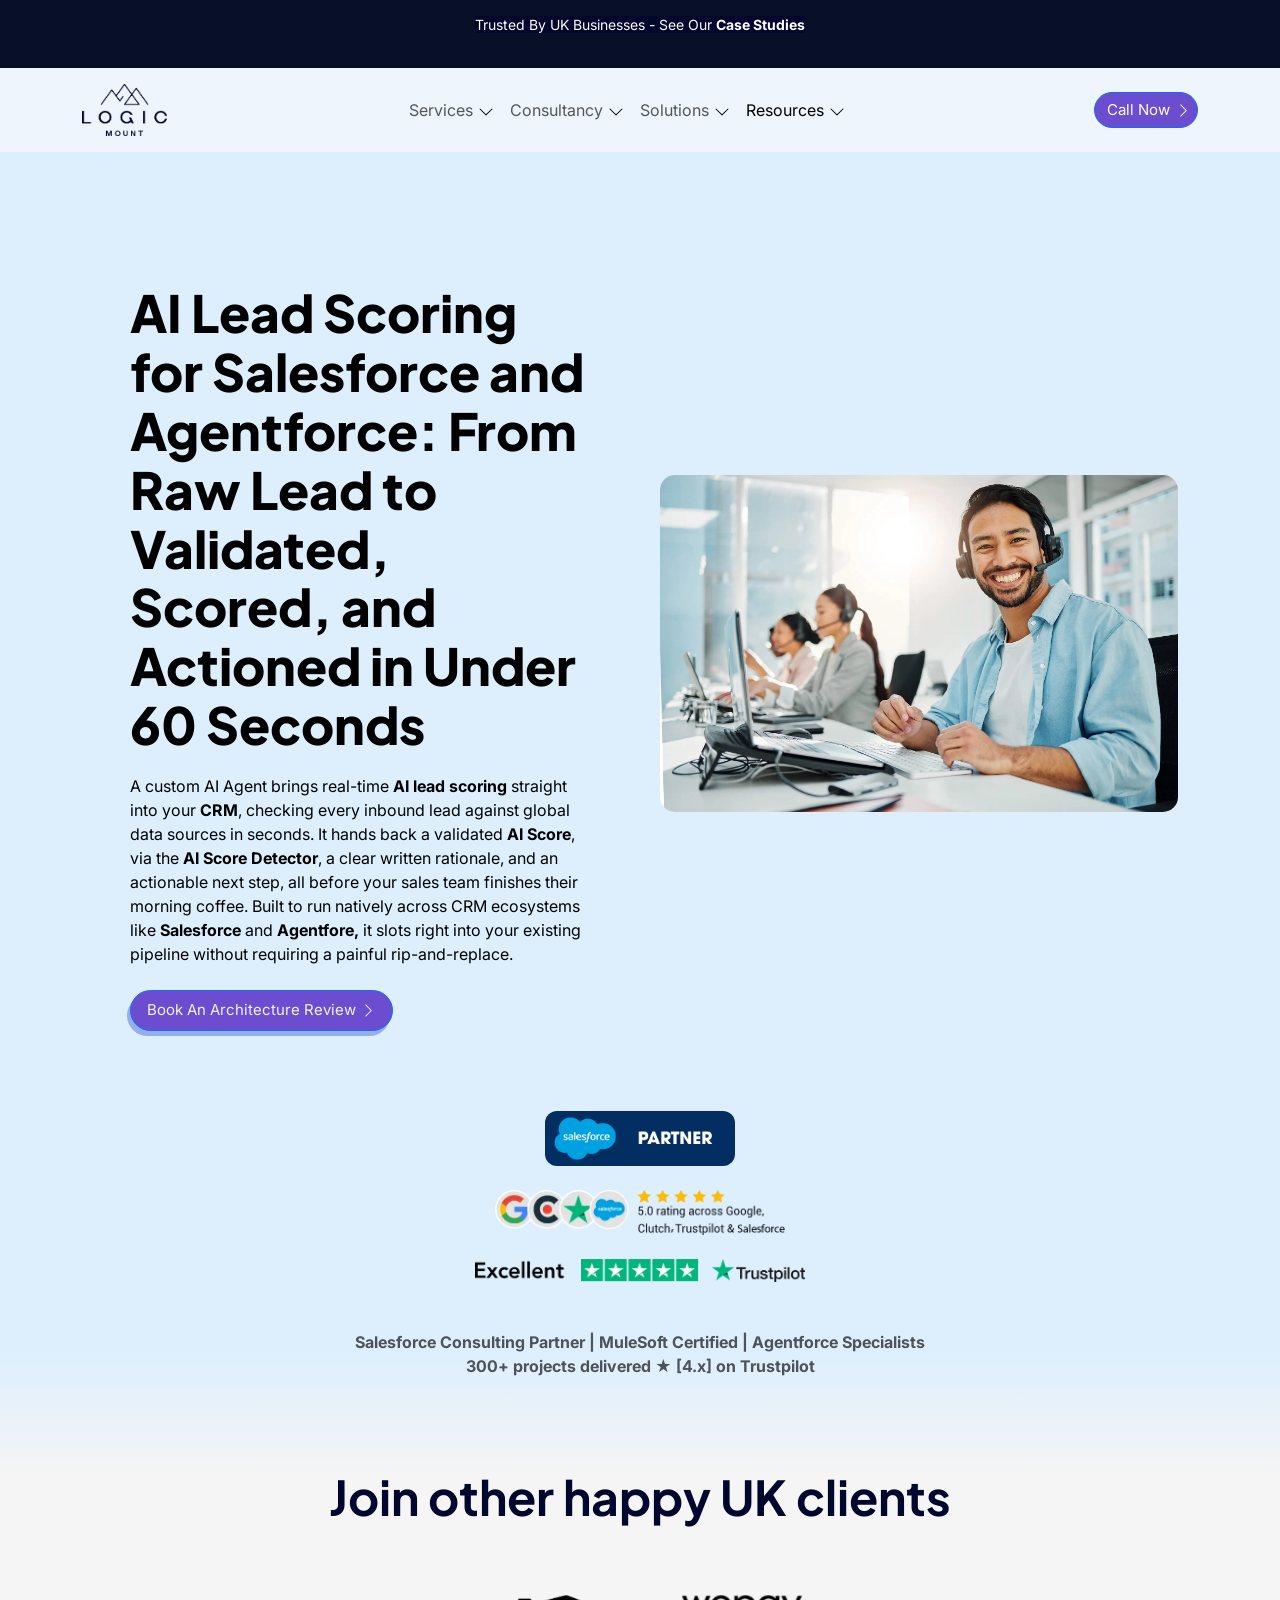
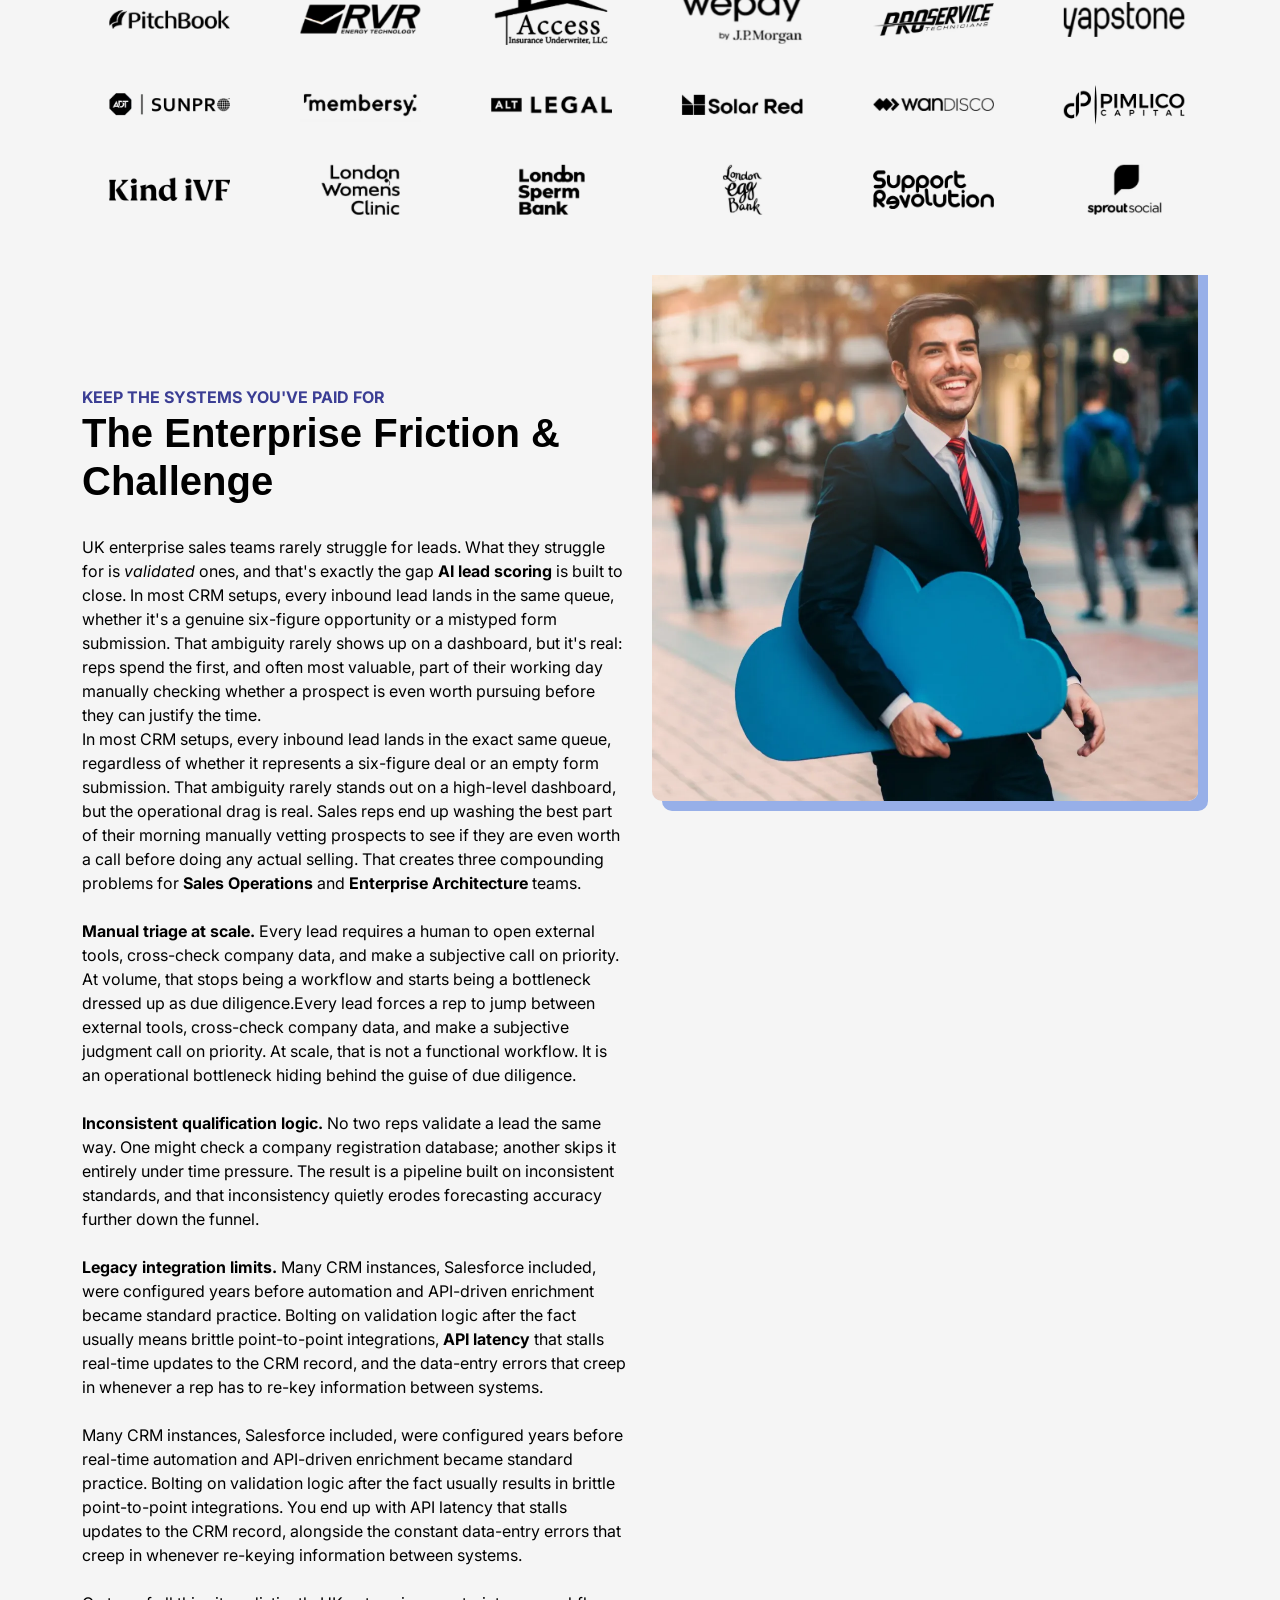
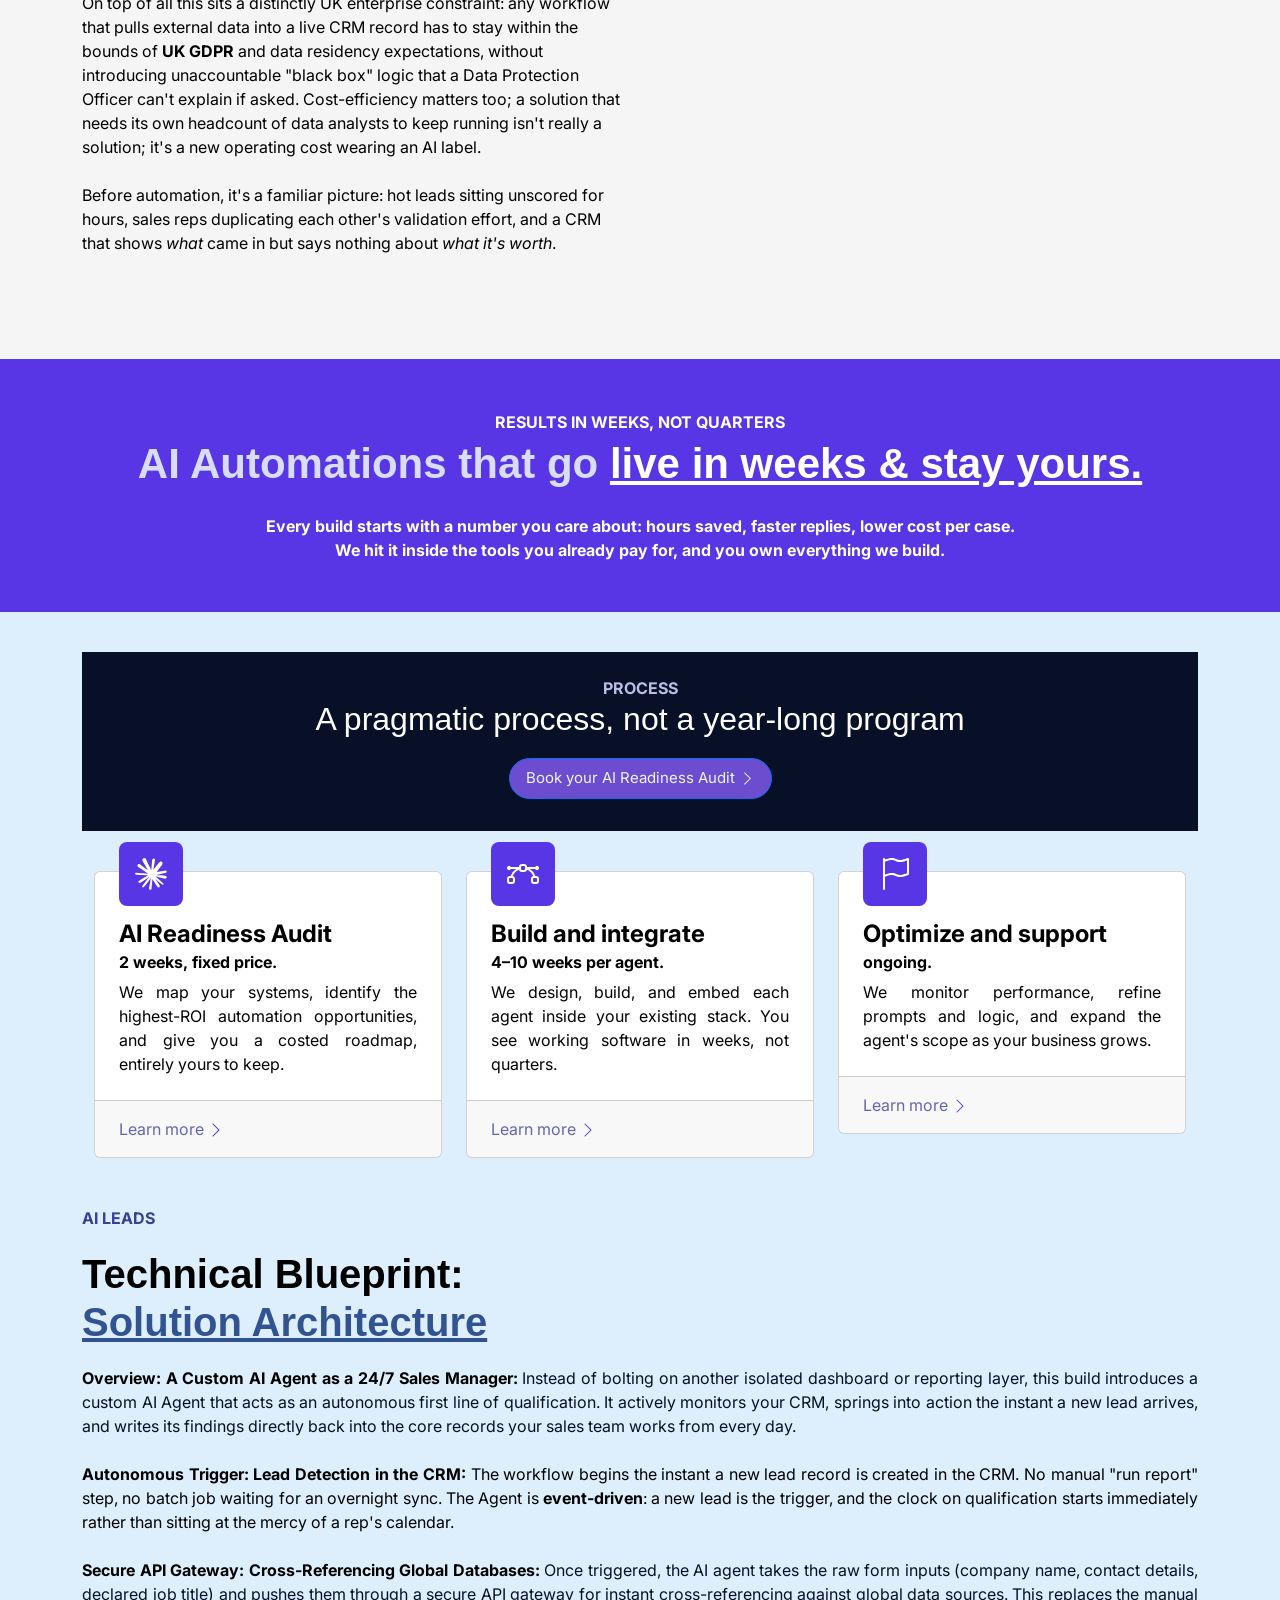
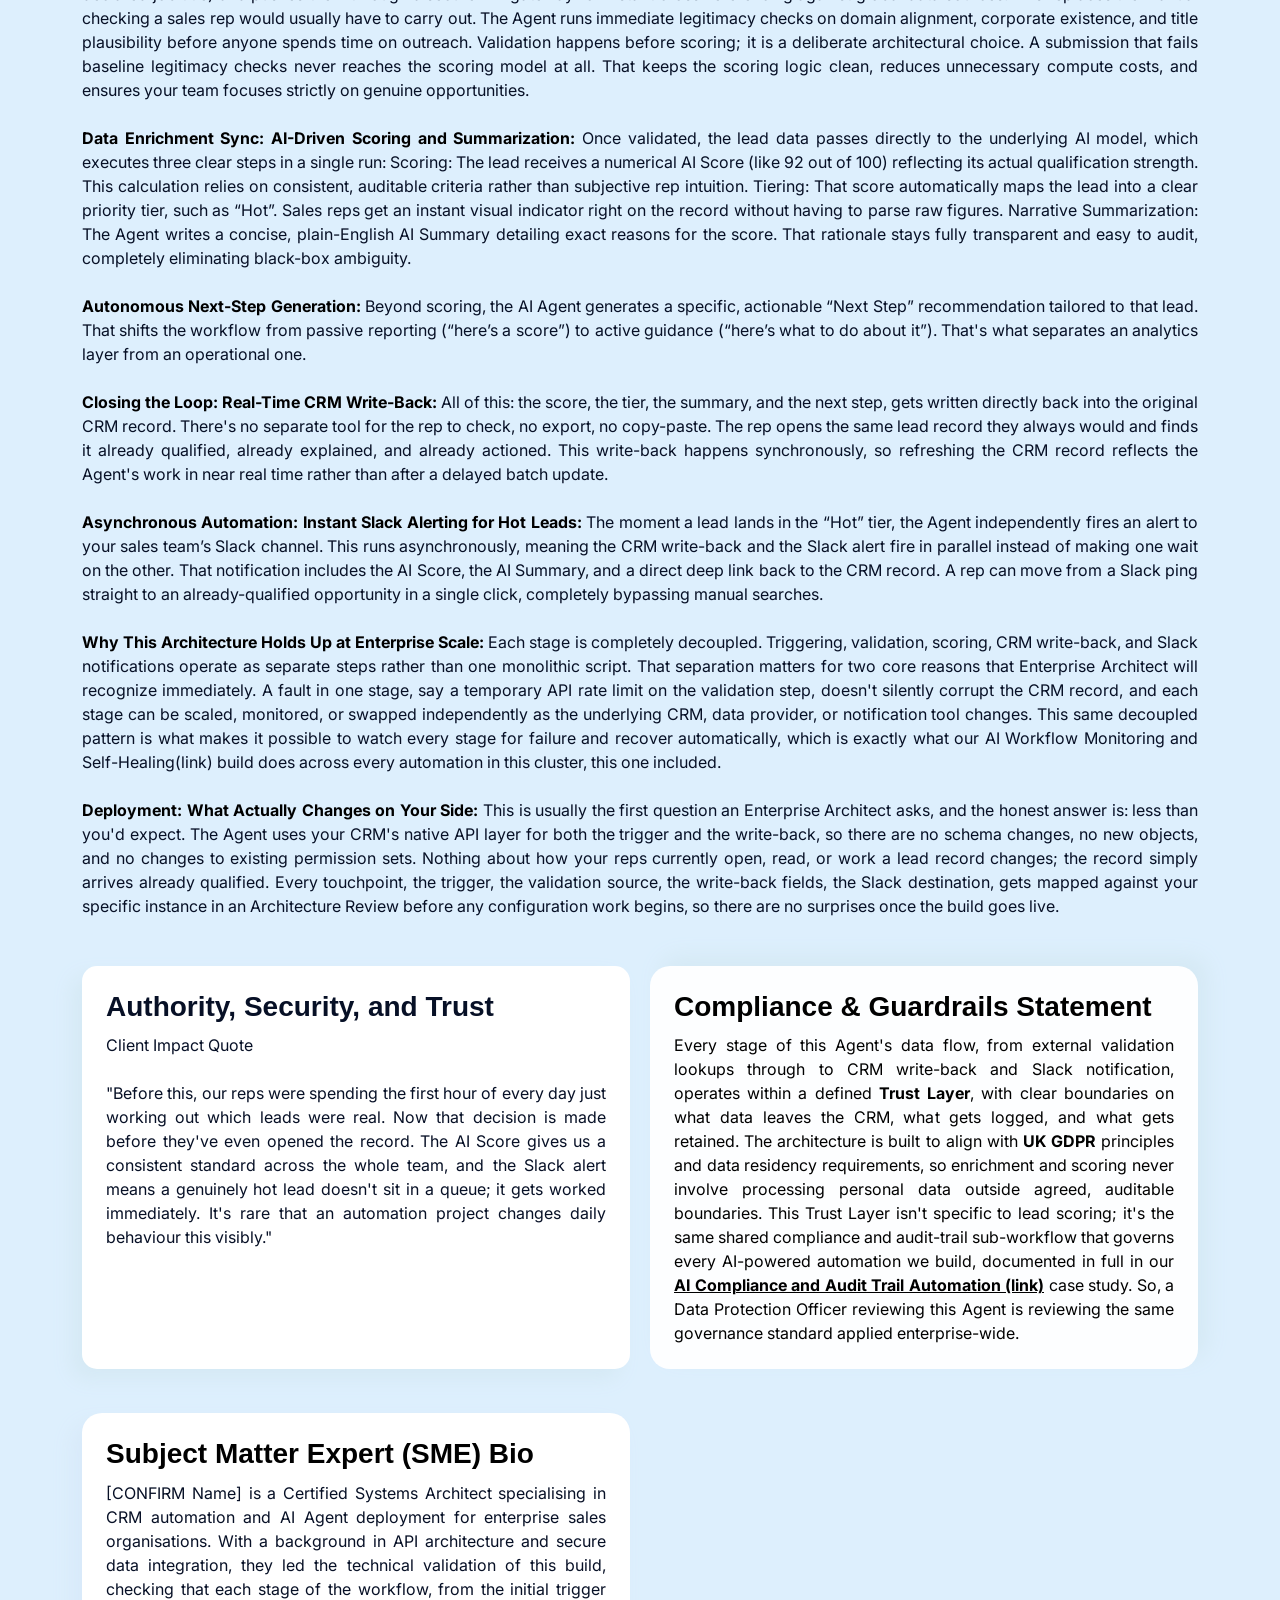
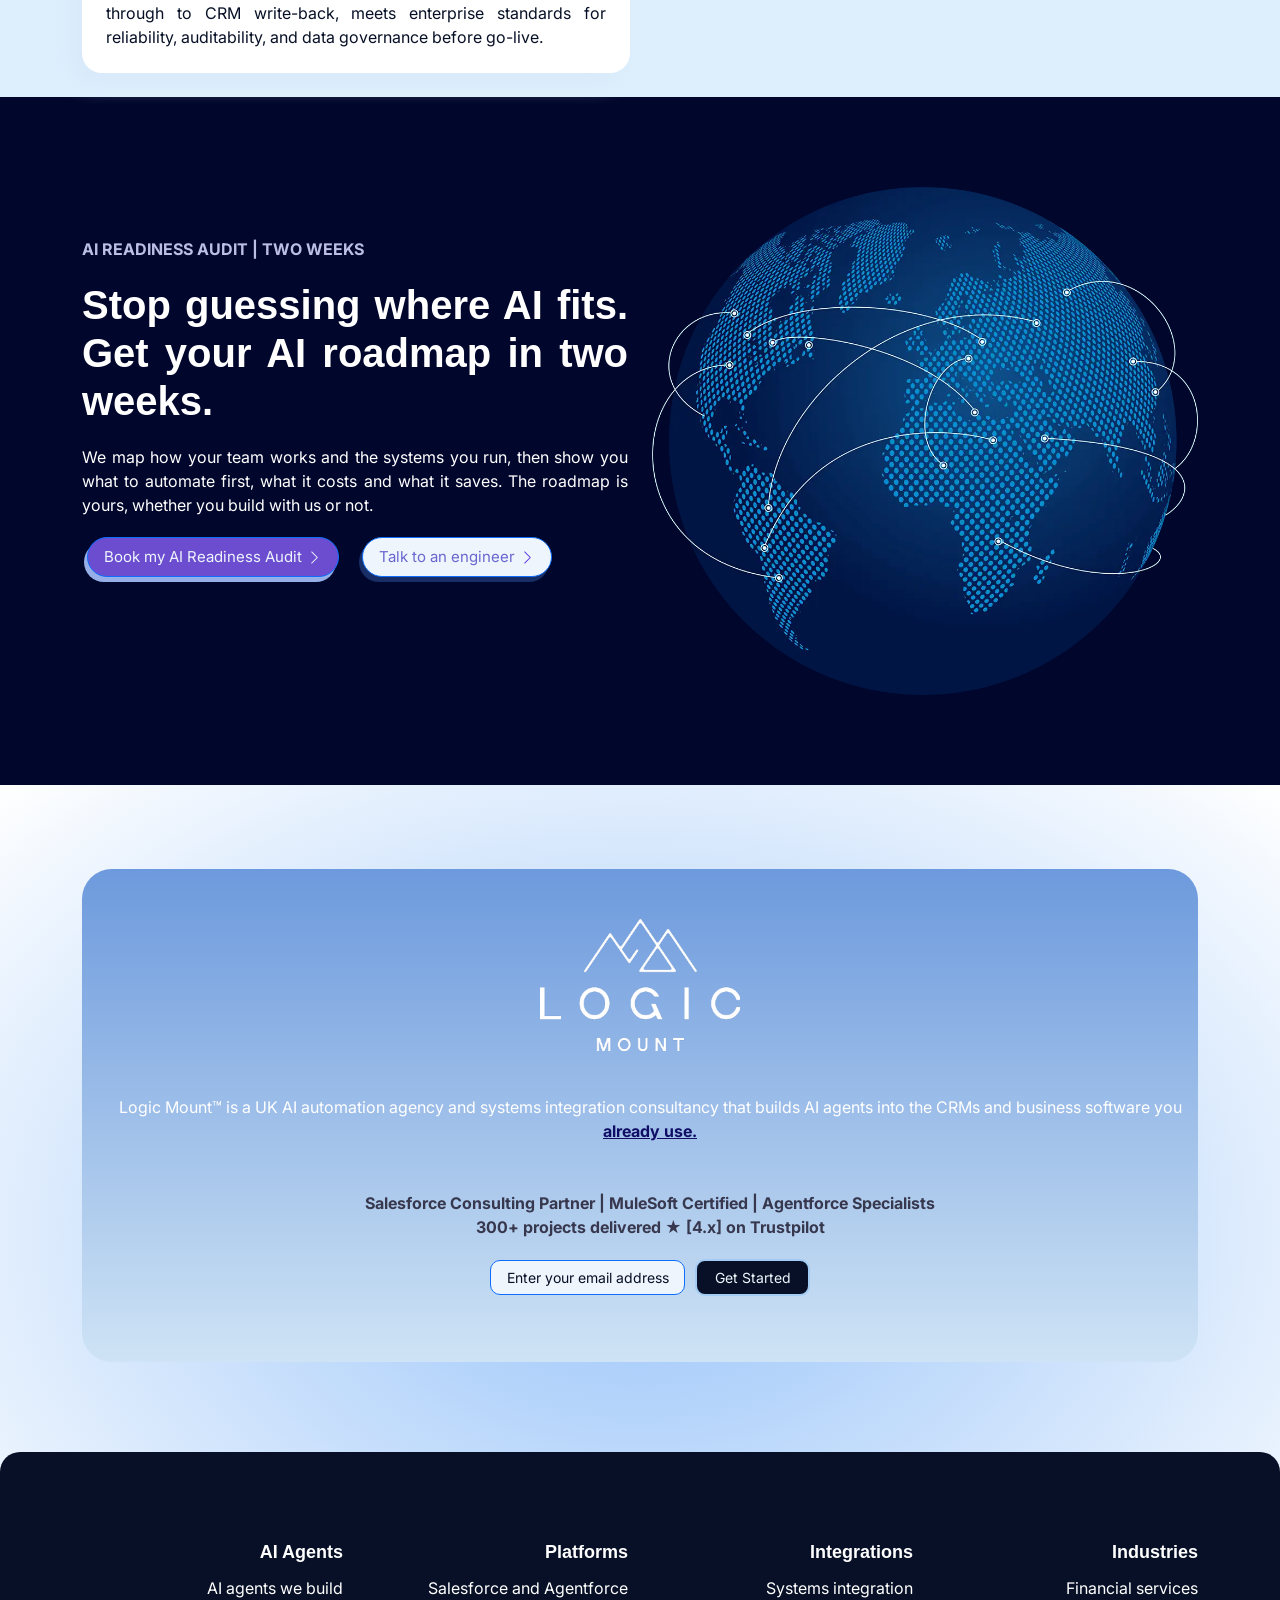
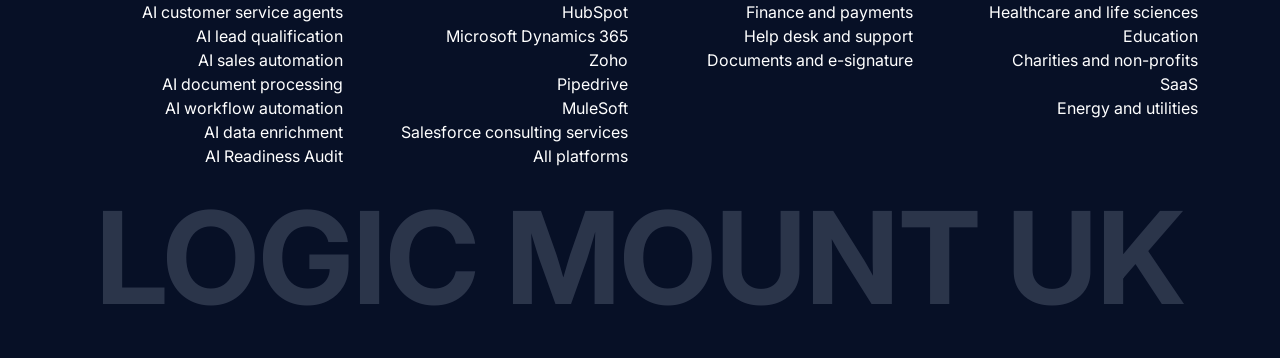
<file: untitled-1.html>
<!DOCTYPE html><html data-bs-theme="light" lang="en"><head><meta charset="utf-8"><meta name="viewport" content="width=device-width, initial-scale=1.0, shrink-to-fit=no"><title>logicmount</title><link rel="stylesheet" href="assets/bootstrap/css/bootstrap.min.css"><link rel="stylesheet" href="https://fonts.googleapis.com/css?family=Aboreto&amp;display=swap"><link rel="stylesheet" href="https://fonts.googleapis.com/css?family=Inter&amp;display=swap"><link rel="stylesheet" href="https://fonts.googleapis.com/css?family=Plus+Jakarta+Sans:700&amp;display=swap"><link rel="stylesheet" href="assets/css/styles.min.css"><link rel="preconnect" href="https://fonts.googleapis.com">
<link rel="preconnect" href="https://fonts.gstatic.com" crossorigin>
<link href="https://fonts.googleapis.com/css2?family=Inter:ital,opsz,wght@0,14..32,100..900;1,14..32,100..900&display=swap" rel="stylesheet">
</head><body><p class="text-center" style="background: var(--navy-dark);padding-top: 14px;padding-bottom: 33px;font-size: 14px;font-family: Inter, sans-serif;"><span style="color: rgb(255, 255, 255); background-color: rgb(1, 6, 44);">Trusted By UK Businesses - See Our </span><a href="https://logicmount.co.uk/case-studies"><strong><span style="color: rgb(255, 255, 255); background-color: rgb(1, 6, 44);">Case Studies</span></strong></a></p><nav class="navbar navbar-expand-md sticky-top py-3"><div class="container"><img class="img-fluid mobile-logo" width="1578" height="1045" src="assets/img/icon.webp" style="height: 52px;width: 85px;margin-left: -70px;"><button class="navbar-toggler" data-bs-toggle="collapse" data-bs-target="#navcol-4"><span class="visually-hidden">Toggle navigation</span><span class="navbar-toggler-icon"></span></button><div class="collapse navbar-collapse" id="navcol-4"><ul class="navbar-nav mb-4 mb-md-0 mx-auto"><li class="nav-item"><a class="nav-link" href="#" style="padding-right: 30px;font-family: Inter, sans-serif;">Services<svg class="bi bi-chevron-down" xmlns="http://www.w3.org/2000/svg" width="1em" height="1em" fill="currentColor" viewBox="0 0 16 16" style="margin-left: 05px;color: rgb(0, 0, 0);">
  <path fill-rule="evenodd" d="M1.646 4.646a.5.5 0 0 1 .708 0L8 10.293l5.646-5.647a.5.5 0 0 1 .708.708l-6 6a.5.5 0 0 1-.708 0l-6-6a.5.5 0 0 1 0-.708"></path>
</svg></a></li><li class="nav-item"><a class="nav-link" href="#" style="padding-right: 30px;font-family: Inter, sans-serif;">Consultancy<svg class="bi bi-chevron-down" xmlns="http://www.w3.org/2000/svg" width="1em" height="1em" fill="currentColor" viewBox="0 0 16 16" style="margin-left: 05px;color: rgb(0, 0, 0);">
  <path fill-rule="evenodd" d="M1.646 4.646a.5.5 0 0 1 .708 0L8 10.293l5.646-5.647a.5.5 0 0 1 .708.708l-6 6a.5.5 0 0 1-.708 0l-6-6a.5.5 0 0 1 0-.708"></path>
</svg></a></li><li class="nav-item"><a class="nav-link" href="#" style="padding-right: 30px;font-family: Inter, sans-serif;">Solutions<svg class="bi bi-chevron-down" xmlns="http://www.w3.org/2000/svg" width="1em" height="1em" fill="currentColor" viewBox="0 0 16 16" style="margin-left: 05px;color: rgb(0, 0, 0);">
  <path fill-rule="evenodd" d="M1.646 4.646a.5.5 0 0 1 .708 0L8 10.293l5.646-5.647a.5.5 0 0 1 .708.708l-6 6a.5.5 0 0 1-.708 0l-6-6a.5.5 0 0 1 0-.708"></path>
</svg></a></li><li class="nav-item"><a class="nav-link" href="#" style="padding-right: 30px;font-family: Inter, sans-serif;color: black;">Resources<svg class="bi bi-chevron-down" xmlns="http://www.w3.org/2000/svg" width="1em" height="1em" fill="currentColor" viewBox="0 0 16 16" style="margin-left: 05px;color: rgb(0, 0, 0);">
  <path fill-rule="evenodd" d="M1.646 4.646a.5.5 0 0 1 .708 0L8 10.293l5.646-5.647a.5.5 0 0 1 .708.708l-6 6a.5.5 0 0 1-.708 0l-6-6a.5.5 0 0 1 0-.708"></path>
</svg></a></li></ul><a class="btn btn-primary ms-md-2" role="button" href="#" style="background: rgb(108,77,208);border-radius: 30px;font-size: 15px;margin-right: -70px;font-family: Inter, sans-serif;padding-right: 2px;">Call Now<svg class="bi bi-chevron-right" xmlns="http://www.w3.org/2000/svg" width="1em" height="1em" fill="currentColor" viewBox="0 0 16 16" style="margin-left: 6px;">
  <path fill-rule="evenodd" d="M4.646 1.646a.5.5 0 0 1 .708 0l6 6a.5.5 0 0 1 0 .708l-6 6a.5.5 0 0 1-.708-.708L10.293 8 4.646 2.354a.5.5 0 0 1 0-.708"></path>
</svg>&nbsp;</a></div></div></nav><section class="py-4 py-xl-5" style="background: linear-gradient(#ddeffd 82%, #f5f5f5), var(--bg-light-blue);text-align: justify;box-shadow: 0px 0px var(--accent-purple-hover);margin-top: 0px;min-height: 900px;"><div class="container"><div class="bg-dark border rounded border-0 border-dark overflow-hidden"><div class="row g-0"><div class="col-md-6"><div class="p-4 p-md-5" style="background: #ddeffd;width: auto;"><h1 class="mobile-heading" style="color: rgb(1,6,44);font-family: 'Plus Jakarta Sans', sans-serif;font-weight: bold;font-size: 66px;text-align: left;background: #ddeffd;margin-left: -45px;margin-top: 90px;"><strong><span style="color: rgb(0, 0, 0); background-color: transparent;">AI Lead Scoring for Salesforce and Agentforce: From Raw Lead to Validated, Scored, and Actioned in Under 60 Seconds</span></strong></h1><p class="mb-4 mobile-paragraph" style="margin-top: 40px;margin-left: -45px;font-family: Inter, sans-serif;color: rgb(84,89,102);"><span style="color: rgb(0, 0, 0); background-color: rgba(255, 255, 255, 0);">A custom AI Agent brings real-time </span><strong><span style="color: rgb(0, 0, 0); background-color: rgba(255, 255, 255, 0);">AI lead scoring </span></strong><span style="color: rgb(0, 0, 0); background-color: rgba(255, 255, 255, 0);">straight into your </span><strong><span style="color: rgb(0, 0, 0); background-color: rgba(255, 255, 255, 0);">CRM</span></strong><span style="color: rgb(0, 0, 0); background-color: rgba(255, 255, 255, 0);">, checking every inbound lead against global data sources in seconds. It hands back a validated </span><strong><span style="color: rgb(0, 0, 0); background-color: rgba(255, 255, 255, 0);">AI Score</span></strong><span style="color: rgb(0, 0, 0); background-color: rgba(255, 255, 255, 0);">, via the</span><strong><span style="color: rgb(0, 0, 0); background-color: rgba(255, 255, 255, 0);"> AI Score Detector</span></strong><span style="color: rgb(0, 0, 0); background-color: rgba(255, 255, 255, 0);">, a clear written rationale, and an actionable next step, all before your sales team finishes their morning coffee. Built to run natively across CRM ecosystems like </span><strong><span style="color: rgb(0, 0, 0); background-color: rgba(255, 255, 255, 0);">Salesforce</span></strong><span style="color: rgb(0, 0, 0); background-color: rgba(255, 255, 255, 0);"> and </span><strong><span style="color: rgb(0, 0, 0); background-color: rgba(255, 255, 255, 0);">Agentfore,</span></strong><span style="color: rgb(0, 0, 0); background-color: rgba(255, 255, 255, 0);"> it slots right into your existing pipeline without requiring a painful rip-and-replace.&nbsp;</span></p><a class="btn btn-primary btn-lg me-2 mobile-button" role="button" href="#" style="font-size: 15px;background: rgb(108, 77, 208);border-radius: 30px;margin-top: 20px;font-family: Inter, sans-serif;color: var(--bg-light-blue);margin-left: -45px;box-shadow: -3px 5px rgb(151,175,232);">Book An Architecture Review<svg class="bi bi-chevron-right" xmlns="http://www.w3.org/2000/svg" width="1em" height="1em" fill="currentColor" viewBox="0 0 16 16" style="margin-left: 5px;margin-bottom: 1px;">
  <path fill-rule="evenodd" d="M4.646 1.646a.5.5 0 0 1 .708 0l6 6a.5.5 0 0 1 0 .708l-6 6a.5.5 0 0 1-.708-.708L10.293 8 4.646 2.354a.5.5 0 0 1 0-.708"></path>
</svg></a><div style="text-align:center;"></div></div></div><div class="col-md-6 order-first order-md-last" style="min-height: 250px;border-color: #ddeffd;background: #ddeffd;"><img class="object-fit-cover w-100 h-100 mobile-image-hero" src="assets/img/heropic.webp" style="border-radius: 15px;margin-left: 0px;margin-top: 30px;border-top-left-radius: 15px;border-top-right-radius: 15px;border-bottom-right-radius: 15px;border-bottom-left-radius: 15px;"></div></div></div></div><img class="img-fluid mobile-image" width="1022" height="300" style="width: 190px;border-radius: 12px;height: 52px;margin-top: 40px;margin-left: 116px;" src="assets/img/excellent.webp"><img class="img-fluid mobile-image1" width="592" height="92" src="assets/img/brands.webp" style="width: 290px;margin-top: 50px;margin-left: 30px;"><div class="container"><img class="img-fluid mobile-image2" width="2840" height="198" src="assets/img/partner.avif" style="width: 330px;margin-top: 25px;margin-left: 6px;"></div><p class="mobile-paragraph-salesforceconsulting" style="font-size: 16px;font-family: Inter, sans-serif;color: #4d5358;font-weight: bold;margin-left: 118px;"><br>Salesforce Consulting Partner | MuleSoft Certified | Agentforce Specialists<br>300+ projects delivered ★ [4.x] on Trustpilot<br><br></p><div></div><h2 class="mobile-heading-joinotherclients" style="text-align: center;font-size: 48px;margin-top: -50px;font-family: 'Plus Jakarta Sans', sans-serif;background: linear-gradient(rgb(221, 239, 253) 0%, rgb(245, 245, 245) 24%, rgb(245, 245, 245));"><br><br><strong><span style="color: rgb(1, 6, 44);">Join other happy UK clients</span></strong><br><img class="img-fluid mobile-image-joinukclients" width="1592" height="410" src="assets/img/ukbusinesses.png" style="margin-top: 20px;width: 1100px;filter: contrast(100%) saturate(200%);"></h2><section style="background: rgb(245, 245, 245);padding-top: 130px;margin-top: -80px;"><div class="container"><div class="row" style="margin-top: -70px;"><div class="col-md-6" style="margin-top: 60px;"><p class="mobile-paragraph-thedifferentiator" style="font-family: Inter, sans-serif;margin-top: 70px;"><strong><span style="color: rgb(59, 62, 148);">KEEP THE SYSTEMS YOU'VE PAID FOR</span></strong></p><h2 class="mobile-heading-whyaiinside" style="text-align: left;padding-right: 70px;font-size: 40px;"><strong><span style="color: rgb(0, 0, 0); background-color: transparent;">The Enterprise Friction &amp; Challenge</span></strong></h2><p class="mobile-paragraph-whyaiinside" style="color: rgb(84,89,102);margin-top: 30px;padding-right: 90px;text-align: left;"><span style="color: rgb(0, 0, 0); background-color: rgba(245, 245, 245, 0);">UK enterprise sales teams rarely struggle for leads. What they struggle for is </span><em><span style="color: rgb(0, 0, 0); background-color: rgba(245, 245, 245, 0);">validated</span></em><span style="color: rgb(0, 0, 0); background-color: rgba(245, 245, 245, 0);"> ones, and that's exactly the gap </span><strong><span style="color: rgb(0, 0, 0); background-color: rgba(245, 245, 245, 0);">AI lead scoring</span></strong><span style="color: rgb(0, 0, 0); background-color: rgba(245, 245, 245, 0);"> is built to close. In most CRM setups, every inbound lead lands in the same queue, whether it's a genuine six-figure opportunity or a mistyped form submission. That ambiguity rarely shows up on a dashboard, but it's real: reps spend the first, and often most valuable, part of their working day manually checking whether a prospect is even worth pursuing before they can justify the time.</span><br><span style="color: rgb(0, 0, 0); background-color: rgba(245, 245, 245, 0);">In most CRM setups, every inbound lead lands in the exact same queue, regardless of whether it represents a six-figure deal or an empty form submission. That ambiguity rarely stands out on a high-level dashboard, but the operational drag is real. Sales reps end up washing the best part of their morning manually vetting prospects to see if they are even worth a call before doing any actual selling.&nbsp;That creates three compounding problems for </span><strong><span style="color: rgb(0, 0, 0); background-color: rgba(245, 245, 245, 0);">Sales Operations</span></strong><span style="color: rgb(0, 0, 0); background-color: rgba(245, 245, 245, 0);"> and </span><strong><span style="color: rgb(0, 0, 0); background-color: rgba(245, 245, 245, 0);">Enterprise Architecture</span></strong><span style="color: rgb(0, 0, 0); background-color: rgba(245, 245, 245, 0);"> teams.</span><br><br><strong><span style="color: rgb(0, 0, 0); background-color: rgba(245, 245, 245, 0);">Manual triage at scale.</span></strong><span style="color: rgb(0, 0, 0); background-color: rgba(245, 245, 245, 0);"> Every lead requires a human to open external tools, cross-check company data, and make a subjective call on priority. At volume, that stops being a workflow and starts being a bottleneck dressed up as due diligence.Every lead forces a rep to jump between external tools, cross-check company data, and make a subjective judgment call on priority. At scale, that is not a functional workflow. It is an operational bottleneck hiding behind the guise of due diligence.&nbsp;</span><br><br><strong><span style="color: rgb(0, 0, 0); background-color: rgba(245, 245, 245, 0);">Inconsistent qualification logic.</span></strong><span style="color: rgb(0, 0, 0); background-color: rgba(245, 245, 245, 0);"> No two reps validate a lead the same way. One might check a company registration database; another skips it entirely under time pressure. The result is a pipeline built on inconsistent standards, and that inconsistency quietly erodes forecasting accuracy further down the funnel.</span><br><br><strong><span style="color: rgb(0, 0, 0); background-color: rgba(245, 245, 245, 0);">Legacy integration limits.</span></strong><span style="color: rgb(0, 0, 0); background-color: rgba(245, 245, 245, 0);"> Many CRM instances, Salesforce included, were configured years before automation and API-driven enrichment became standard practice. Bolting on validation logic after the fact usually means brittle point-to-point integrations, </span><strong><span style="color: rgb(0, 0, 0); background-color: rgba(245, 245, 245, 0);">API latency</span></strong><span style="color: rgb(0, 0, 0); background-color: rgba(245, 245, 245, 0);"> that stalls real-time updates to the CRM record, and the data-entry errors that creep in whenever a rep has to re-key information between systems.</span><br><br><span style="color: rgb(0, 0, 0); background-color: rgba(245, 245, 245, 0);">Many CRM instances, Salesforce included, were configured years before real-time automation and API-driven enrichment became standard practice. Bolting on validation logic after the fact usually results in brittle point-to-point integrations. You end up with API latency that stalls updates to the CRM record, alongside the constant data-entry errors that creep in whenever re-keying information between systems.&nbsp;</span><br><br><span style="color: rgb(0, 0, 0); background-color: rgba(245, 245, 245, 0);">On top of all this sits a distinctly UK enterprise constraint: any workflow that pulls external data into a live CRM record has to stay within the bounds of </span><strong><span style="color: rgb(0, 0, 0); background-color: rgba(245, 245, 245, 0);">UK GDPR</span></strong><span style="color: rgb(0, 0, 0); background-color: rgba(245, 245, 245, 0);"> and data residency expectations, without introducing unaccountable "black box" logic that a Data Protection Officer can't explain if asked. Cost-efficiency matters too; a solution that needs its own headcount of data analysts to keep running isn't really a solution; it's a new operating cost wearing an AI label.</span><br><br><span style="color: rgb(0, 0, 0); background-color: rgba(245, 245, 245, 0);">Before automation, it's a familiar picture: hot leads sitting unscored for hours, sales reps duplicating each other's validation effort, and a CRM that shows </span><em><span style="color: rgb(0, 0, 0); background-color: rgba(245, 245, 245, 0);">what</span></em><span style="color: rgb(0, 0, 0); background-color: rgba(245, 245, 245, 0);"> came in but says nothing about </span><em><span style="color: rgb(0, 0, 0); background-color: rgba(245, 245, 245, 0);">what it's worth</span></em><span style="color: rgb(0, 0, 0); background-color: rgba(245, 245, 245, 0);">.</span></p><p></p></div><div class="col-md-6"><img class="img-fluid mobile-image3-whyaiinside" width="1080" height="1080" src="assets/img/681e1f4e7eaca82c70901afc_Man%20In%20Suit%20Holding%20Salesforce%20Cloud%20in%20Blue-Photoroom.webp" style="border-radius: 10px;margin-top: 80px;box-shadow: 10px 10px rgb(151,175,232);"></div></div></div></section><p class="mobile-paragraph-builtwith" style="background: rgb(245, 245, 245);text-align: center;margin-top: 0px;padding-top: 155px;"><strong><span style="color: rgb(255, 255, 255);">RESULTS IN WEEKS, NOT QUARTERS</span></strong></p><h2 class="mobile-paragraph-builtwith1" style="background: var(--accent-purple);padding-top: 30px;text-align: center;margin-top: -75px;font-size: 42px;"><br><strong><span style="color: rgb(217, 221, 252);">AI Automations that go&nbsp;</span><span style="text-decoration: underline; color: rgb(255, 255, 255);">live in weeks &amp; stay yours.</span></strong><br><br></h2><p class="mobile-paragraph-builtwith2" style="text-align: center;background: var(--accent-purple);padding-top: 40px;margin-top: -90px;padding-bottom: 50px;font-size: 16px;color: #fcfdff;"><br><strong><span style="color: rgb(255, 255, 255); background-color: transparent;">Every build starts with a number you care about: hours saved, faster replies, lower cost per case. </span></strong><br><strong><span style="color: rgb(255, 255, 255); background-color: transparent;">We hit it inside the tools you already pay for, and you own everything we build.</span></strong></p><div class="container mobile-before-process" style="margin-top: 90px;"><section><div class="mobile-process-section" style="height: 250px;background: var(--navy-dark);margin-top: 0px;"><p class="mobile-process-label" style="color: var(--bg-light-blue);text-align: center;padding-top: 30px;"><strong><span style="color: rgb(188, 190, 230); background-color: rgba(7, 16, 38, 0);">PROCESS</span></strong></p><h2 class="mobile-process-heading" style="text-align: center;color: var(--bg-light-blue);padding-bottom: 0px;padding-top: 0px;"><span style="color: rgb(255, 255, 255); background-color: transparent;">A pragmatic process, not a year-long program</span></h2><a class="btn btn-primary btn-lg me-2" role="button" href="#" style="font-size: 15px;background: rgb(108, 77, 208);margin-left: 521px;margin-top: 20px;font-family: Inter, sans-serif;color: var(--bg-light-blue);text-align: center;border-radius: 30px;">Book your AI Readiness Audit<svg class="bi bi-chevron-right" xmlns="http://www.w3.org/2000/svg" width="1em" height="1em" fill="currentColor" viewBox="0 0 16 16" style="margin-left: 5px;margin-bottom: 1px;">
  <path fill-rule="evenodd" d="M4.646 1.646a.5.5 0 0 1 .708 0l6 6a.5.5 0 0 1 0 .708l-6 6a.5.5 0 0 1-.708-.708L10.293 8 4.646 2.354a.5.5 0 0 1 0-.708"></path>
</svg></a></div><div class="container position-relative h-100" style="top: -50px;margin-top: 90px;"><div class="row gy-5 gy-lg-0 row-cols-1 row-cols-md-2 row-cols-lg-3"><div class="col" style="margin-top: -70px;"><div class="card"><div class="card-body p-4 pt-5"><div class="bs-icon-lg bs-icon-rounded bs-icon-primary position-absolute d-flex flex-shrink-0 justify-content-center align-items-center mb-3 bs-icon mobile-process-first-icon" style="top: -30px;background: var(--accent-purple);"><svg class="bi bi-claude" xmlns="http://www.w3.org/2000/svg" width="1em" height="1em" fill="currentColor" viewBox="0 0 16 16">
  <path d="m3.127 10.604 3.135-1.76.053-.153-.053-.085H6.11l-.525-.032-1.791-.048-1.554-.065-1.505-.08-.38-.081L0 7.832l.036-.234.32-.214.455.04 1.009.069 1.513.105 1.097.064 1.626.17h.259l.036-.105-.089-.065-.068-.064-1.566-1.062-1.695-1.121-.887-.646-.48-.327-.243-.306-.104-.67.435-.48.585.04.15.04.593.456 1.267.981 1.654 1.218.242.202.097-.068.012-.049-.109-.181-.9-1.626-.96-1.655-.428-.686-.113-.411a2 2 0 0 1-.068-.484l.496-.674L4.446 0l.662.089.279.242.411.94.666 1.48 1.033 2.014.302.597.162.553.06.17h.105v-.097l.085-1.134.157-1.392.154-1.792.052-.504.25-.605.497-.327.387.186.319.456-.045.294-.19 1.23-.37 1.93-.243 1.29h.142l.161-.16.654-.868 1.097-1.372.484-.545.565-.601.363-.287h.686l.505.751-.226.775-.707.895-.585.759-.839 1.13-.524.904.048.072.125-.012 1.897-.403 1.024-.186 1.223-.21.553.258.06.263-.218.536-1.307.323-1.533.307-2.284.54-.028.02.032.04 1.029.098.44.024h1.077l2.005.15.525.346.315.424-.053.323-.807.411-3.631-.863-.872-.218h-.12v.073l.726.71 1.331 1.202 1.667 1.55.084.383-.214.302-.226-.032-1.464-1.101-.565-.497-1.28-1.077h-.084v.113l.295.432 1.557 2.34.08.718-.112.234-.404.141-.444-.08-.911-1.28-.94-1.44-.759-1.291-.093.053-.448 4.821-.21.246-.484.186-.403-.307-.214-.496.214-.98.258-1.28.21-1.016.19-1.263.112-.42-.008-.028-.092.012-.953 1.307-1.448 1.957-1.146 1.227-.274.109-.477-.247.045-.44.266-.39 1.586-2.018.956-1.25.617-.723-.004-.105h-.036l-4.212 2.736-.75.096-.324-.302.04-.496.154-.162 1.267-.871z"></path>
</svg></div><h4 class="card-title"><strong><span style="color: rgb(0, 0, 0); background-color: transparent;">AI Readiness Audit&nbsp;</span></strong></h4><h6 class="text-muted mb-2 card-subtitle"><strong><span style="color: rgb(0, 0, 0); background-color: transparent;">2 weeks, fixed price.</span></strong></h6><p class="card-text"><span style="color: rgb(0, 0, 0); background-color: transparent;">We map your systems, identify the highest-ROI automation opportunities, and give you a costed roadmap, entirely yours to keep.</span></p></div><div class="card-footer p-4 py-3"><a href="#"><span style="color: rgb(100, 103, 171);">Learn more&nbsp;</span><svg class="bi bi-chevron-right" xmlns="http://www.w3.org/2000/svg" width="1em" height="1em" fill="currentColor" viewBox="0 0 16 16" style="color: var(--accent-purple-hover);">
  <path fill-rule="evenodd" d="M4.646 1.646a.5.5 0 0 1 .708 0l6 6a.5.5 0 0 1 0 .708l-6 6a.5.5 0 0 1-.708-.708L10.293 8 4.646 2.354a.5.5 0 0 1 0-.708"></path>
</svg></a></div></div></div><div class="col" style="margin-top: -70px;"><div class="card"><div class="card-body p-4 pt-5"><div class="bs-icon-lg bs-icon-rounded bs-icon-primary position-absolute d-flex flex-shrink-0 justify-content-center align-items-center mb-3 bs-icon" style="top: -30px;background: var(--accent-purple);"><svg class="bi bi-bezier" xmlns="http://www.w3.org/2000/svg" width="1em" height="1em" fill="currentColor" viewBox="0 0 16 16">
  <path fill-rule="evenodd" d="M0 10.5A1.5 1.5 0 0 1 1.5 9h1A1.5 1.5 0 0 1 4 10.5v1A1.5 1.5 0 0 1 2.5 13h-1A1.5 1.5 0 0 1 0 11.5zm1.5-.5a.5.5 0 0 0-.5.5v1a.5.5 0 0 0 .5.5h1a.5.5 0 0 0 .5-.5v-1a.5.5 0 0 0-.5-.5zm10.5.5A1.5 1.5 0 0 1 13.5 9h1a1.5 1.5 0 0 1 1.5 1.5v1a1.5 1.5 0 0 1-1.5 1.5h-1a1.5 1.5 0 0 1-1.5-1.5zm1.5-.5a.5.5 0 0 0-.5.5v1a.5.5 0 0 0 .5.5h1a.5.5 0 0 0 .5-.5v-1a.5.5 0 0 0-.5-.5zM6 4.5A1.5 1.5 0 0 1 7.5 3h1A1.5 1.5 0 0 1 10 4.5v1A1.5 1.5 0 0 1 8.5 7h-1A1.5 1.5 0 0 1 6 5.5zM7.5 4a.5.5 0 0 0-.5.5v1a.5.5 0 0 0 .5.5h1a.5.5 0 0 0 .5-.5v-1a.5.5 0 0 0-.5-.5z"></path>
  <path d="M6 4.5H1.866a1 1 0 1 0 0 1h2.668A6.52 6.52 0 0 0 1.814 9H2.5q.186 0 .358.043a5.52 5.52 0 0 1 3.185-3.185A1.5 1.5 0 0 1 6 5.5zm3.957 1.358A1.5 1.5 0 0 0 10 5.5v-1h4.134a1 1 0 1 1 0 1h-2.668a6.52 6.52 0 0 1 2.72 3.5H13.5q-.185 0-.358.043a5.52 5.52 0 0 0-3.185-3.185"></path>
</svg></div><h4 class="card-title"><strong><span style="color: rgb(0, 0, 0); background-color: transparent;">Build and integrate</span></strong></h4><h6 class="text-muted mb-2 card-subtitle"><strong><span style="color: rgb(0, 0, 0); background-color: transparent;">4–10 weeks per agent.</span></strong></h6><p class="card-text"><span style="color: rgb(0, 0, 0); background-color: transparent;">We design, build, and embed each agent inside your existing stack. You see working software in weeks, not quarters.</span></p></div><div class="card-footer p-4 py-3"><a href="#"><span style="color: rgb(100, 103, 171);">Learn </span><span style="color: rgb(100, 103, 171);">more&nbsp;</span><svg class="bi bi-chevron-right" xmlns="http://www.w3.org/2000/svg" width="1em" height="1em" fill="currentColor" viewBox="0 0 16 16" style="color: var(--accent-purple);">
  <path fill-rule="evenodd" d="M4.646 1.646a.5.5 0 0 1 .708 0l6 6a.5.5 0 0 1 0 .708l-6 6a.5.5 0 0 1-.708-.708L10.293 8 4.646 2.354a.5.5 0 0 1 0-.708"></path>
</svg></a></div></div></div><div class="col" style="margin-top: -70px;"><div class="card"><div class="card-body p-4 pt-5"><div class="bs-icon-lg bs-icon-rounded bs-icon-primary position-absolute d-flex flex-shrink-0 justify-content-center align-items-center mb-3 bs-icon" style="top: -30px;background: var(--accent-purple);"><svg class="bi bi-flag" xmlns="http://www.w3.org/2000/svg" width="1em" height="1em" fill="currentColor" viewBox="0 0 16 16">
  <path d="M14.778.085A.5.5 0 0 1 15 .5V8a.5.5 0 0 1-.314.464L14.5 8l.186.464-.003.001-.006.003-.023.009a12 12 0 0 1-.397.15c-.264.095-.631.223-1.047.35-.816.252-1.879.523-2.71.523-.847 0-1.548-.28-2.158-.525l-.028-.01C7.68 8.71 7.14 8.5 6.5 8.5c-.7 0-1.638.23-2.437.477A20 20 0 0 0 3 9.342V15.5a.5.5 0 0 1-1 0V.5a.5.5 0 0 1 1 0v.282c.226-.079.496-.17.79-.26C4.606.272 5.67 0 6.5 0c.84 0 1.524.277 2.121.519l.043.018C9.286.788 9.828 1 10.5 1c.7 0 1.638-.23 2.437-.477a20 20 0 0 0 1.349-.476l.019-.007.004-.002h.001M14 1.221c-.22.078-.48.167-.766.255-.81.252-1.872.523-2.734.523-.886 0-1.592-.286-2.203-.534l-.008-.003C7.662 1.21 7.139 1 6.5 1c-.669 0-1.606.229-2.415.478A21 21 0 0 0 3 1.845v6.433c.22-.078.48-.167.766-.255C4.576 7.77 5.638 7.5 6.5 7.5c.847 0 1.548.28 2.158.525l.028.01C9.32 8.29 9.86 8.5 10.5 8.5c.668 0 1.606-.229 2.415-.478A21 21 0 0 0 14 7.655V1.222z"></path>
</svg></div><h4 class="card-title"><strong><span style="color: rgb(0, 0, 0); background-color: transparent;">Optimize and support</span></strong></h4><h6 class="text-muted mb-2 card-subtitle"><strong><span style="color: rgb(0, 0, 0); background-color: transparent;">ongoing.</span></strong></h6><p class="card-text"><span style="color: rgb(0, 0, 0); background-color: transparent;">We monitor performance, refine prompts and logic, and expand the agent's scope as your business grows.</span></p></div><div class="card-footer p-4 py-3"><a href="#"><span style="color: rgb(100, 103, 171);">Learn more&nbsp;</span><svg class="bi bi-chevron-right" xmlns="http://www.w3.org/2000/svg" width="1em" height="1em" fill="currentColor" viewBox="0 0 16 16" style="color: var(--accent-purple);">
  <path fill-rule="evenodd" d="M4.646 1.646a.5.5 0 0 1 .708 0l6 6a.5.5 0 0 1 0 .708l-6 6a.5.5 0 0 1-.708-.708L10.293 8 4.646 2.354a.5.5 0 0 1 0-.708"></path>
</svg></a></div></div></div></div></div></section></div><div class="container py-4 py-xl-5" style="margin-top: -140px;"><p style="margin-top: 140px;margin-bottom: 20px;"><strong><span style="color: rgb(59, 62, 148);">AI LEADS</span></strong></p><h1><strong><span style="color: rgb(0, 0, 0);">Technical Blueprint:</span></strong></h1><h1 style="margin-bottom: 20px;"><strong><span style="text-decoration: underline; color: rgb(50, 83, 146);">Solution Architecture</span></strong></h1><p style="margin-top: 10px;"><strong><span style="color: rgb(0, 0, 0); background-color: transparent;">Overview: A Custom AI Agent as a 24/7 Sales Manager:&nbsp;</span></strong>Instead of bolting on another isolated dashboard or reporting layer, this build introduces a custom AI Agent that acts as an autonomous first line of qualification. It actively monitors your CRM, springs into action the instant a new lead arrives, and writes its findings directly back into the core records your sales team works from every day.<br><br><strong><span style="color: rgb(0, 0, 0); background-color: transparent;">Autonomous Trigger: Lead Detection in the CRM: </span></strong><span style="color: rgb(0, 0, 0); background-color: transparent;">The workflow begins the instant a new lead record is created in the CRM. No manual "run report" step, no batch job waiting for an overnight sync. The Agent is </span><strong><span style="color: rgb(0, 0, 0); background-color: transparent;">event-driven</span></strong><span style="color: rgb(0, 0, 0); background-color: transparent;">: a new lead is the trigger, and the clock on qualification starts immediately rather than sitting at the mercy of a rep's calendar.</span><br><br><strong><span style="color: rgb(0, 0, 0); background-color: transparent;">Secure API Gateway: Cross-Referencing Global Databases:&nbsp;</span></strong>Once triggered, the AI agent takes the raw form inputs (company name, contact details, declared job title) and pushes them through a secure API gateway for instant cross-referencing against global data sources. This replaces the manual checking a sales rep would usually have to carry out. The Agent runs immediate legitimacy checks on domain alignment, corporate existence, and title plausibility before anyone spends time on outreach. Validation happens before scoring; it is a deliberate architectural choice. A submission that fails baseline legitimacy checks never reaches the scoring model at all. That keeps the scoring logic clean, reduces unnecessary compute costs, and ensures your team focuses strictly on genuine opportunities.<br><br><strong><span style="color: rgb(0, 0, 0); background-color: transparent;">Data Enrichment Sync: AI-Driven Scoring and Summarization:&nbsp;</span></strong>Once validated, the lead data passes directly to the underlying AI model, which executes three clear steps in a single run: Scoring: The lead receives a numerical AI Score (like 92 out of 100) reflecting its actual qualification strength. This calculation relies on consistent, auditable criteria rather than subjective rep intuition. Tiering: That score automatically maps the lead into a clear priority tier, such as “Hot”. Sales reps get an instant visual indicator right on the record without having to parse raw figures. Narrative Summarization: The Agent writes a concise, plain-English AI Summary detailing exact reasons for the score. That rationale stays fully transparent and easy to audit, completely eliminating black-box ambiguity.<br><br><strong><span style="color: rgb(0, 0, 0); background-color: transparent;">Autonomous Next-Step Generation:&nbsp;</span></strong>Beyond scoring, the AI Agent generates a specific, actionable “Next Step” recommendation tailored to that lead. That shifts the workflow from passive reporting (“here’s a score”) to active guidance (“here’s what to do about it”). That's what separates an analytics layer from an operational one.<br><br><strong><span style="color: rgb(0, 0, 0); background-color: transparent;">Closing the Loop: Real-Time CRM Write-Back:&nbsp;</span></strong>All of this: the score, the tier, the summary, and the next step, gets written directly back into the original CRM record. There's no separate tool for the rep to check, no export, no copy-paste. The rep opens the same lead record they always would and finds it already qualified, already explained, and already actioned. This write-back happens synchronously, so refreshing the CRM record reflects the Agent's work in near real time rather than after a delayed batch update.<br><br><strong><span style="color: rgb(0, 0, 0); background-color: transparent;">Asynchronous Automation: Instant Slack Alerting for Hot Leads:&nbsp;</span></strong>The moment a lead lands in the “Hot” tier, the Agent independently fires an alert to your sales team’s Slack channel. This runs asynchronously, meaning the CRM write-back and the Slack alert fire in parallel instead of making one wait on the other. That notification includes the AI Score, the AI Summary, and a direct deep link back to the CRM record. A rep can move from a Slack ping straight to an already-qualified opportunity in a single click, completely bypassing manual searches.<br><br><strong><span style="color: rgb(0, 0, 0); background-color: transparent;">Why This Architecture Holds Up at Enterprise Scale:&nbsp;</span></strong>Each stage is completely decoupled. Triggering, validation, scoring, CRM write-back, and Slack notifications operate as separate steps rather than one monolithic script. That separation matters for two core reasons that Enterprise Architect will recognize immediately. A fault in one stage, say a temporary API rate limit on the validation step, doesn't silently corrupt the CRM record, and each stage can be scaled, monitored, or swapped independently as the underlying CRM, data provider, or notification tool changes. This same decoupled pattern is what makes it possible to watch every stage for failure and recover automatically, which is exactly what our AI Workflow Monitoring and Self-Healing(link) build does across every automation in this cluster, this one included.<br><br><strong><span style="color: rgb(0, 0, 0); background-color: transparent;">Deployment: What Actually Changes on Your Side:&nbsp;</span></strong>This is usually the first question an Enterprise Architect asks, and the honest answer is: less than you'd expect. The Agent uses your CRM's native API layer for both the trigger and the write-back, so there are no schema changes, no new objects, and no changes to existing permission sets. Nothing about how your reps currently open, read, or work a lead record changes; the record simply arrives already qualified. Every touchpoint, the trigger, the validation source, the write-back fields, the Slack destination, gets mapped against your specific instance in an Architecture Review before any configuration work begins, so there are no surprises once the build goes live.</p></div><div class="container" style="margin-top: 90px;"><div class="row" style="margin-top: -90px;"><div class="col-md-6 lm-founder-card" style="background: #ffffff;border-radius: 15px;padding-top: 60px;padding-right: 60px;padding-left: 60px;min-width: 800px;box-shadow: -10px 10px 19px rgb(213,233,244);min-height: 200px;max-height: 600px;"><h3><strong>Authority, Security, and Trust</strong></h3><p style="font-family: 'Inter';margin-top: 10px;">Client Impact Quote <br><br>"Before this, our reps were spending the first hour of every day just working out which leads were real. Now that decision is made before they've even opened the record. The AI Score gives us a consistent standard across the whole team, and the Slack alert means a genuinely hot lead doesn't sit in a queue; it gets worked immediately. It's rare that an automation project changes daily behaviour this visibly."</p></div><div class="col-md-6 lm-help-card" style="max-width: 500px;padding-top: 60px;padding-right: 60px;padding-left: 60px;background: #fdfeff;box-shadow: 10px -10px 20px rgb(213,233,244);border-radius: 20px;margin-left: 20px;padding-bottom: 60px;"><h3><strong><span style="color: rgb(0, 0, 0); background-color: transparent;">Compliance &amp; Guardrails Statement</span></strong></h3><p style="font-family: 'Inter';margin-top: 10px;"><span style="color: rgb(0, 0, 0); background-color: transparent;">Every stage of this Agent's data flow, from external validation lookups through to CRM write-back and Slack notification, operates within a defined </span><strong><span style="color: rgb(0, 0, 0); background-color: transparent;">Trust Layer</span></strong><span style="color: rgb(0, 0, 0); background-color: transparent;">, with clear boundaries on what data leaves the CRM, what gets logged, and what gets retained. The architecture is built to align with </span><strong><span style="color: rgb(0, 0, 0); background-color: transparent;">UK GDPR</span></strong><span style="color: rgb(0, 0, 0); background-color: transparent;"> principles and data residency requirements, so enrichment and scoring never involve processing personal data outside agreed, auditable boundaries. This Trust Layer isn't specific to lead scoring; it's the same shared compliance and audit-trail sub-workflow that governs every AI-powered automation we build, documented in full in our </span><strong><span style="text-decoration: underline; color: rgb(0, 0, 0); background-color: transparent;">AI Compliance and Audit Trail Automation (link)</span></strong><span style="color: rgb(0, 0, 0); background-color: transparent;"> case study. So, a Data Protection Officer reviewing this Agent is reviewing the same governance standard applied enterprise-wide.</span></p></div></div></div><div class="container" style="margin-top: 120px;"><div class="row" style="color: #ffffff;margin-top: -100px;"><div class="col-md-6 lm-support-card" style="color: var(--navy-dark);box-shadow: -10px 10px 20px #d8e9f9;border-radius: 20px;padding-top: 60px;padding-right: 60px;padding-left: 60px;width: 500px;margin-left: 0px;background: #ffffff;margin-bottom: 90px;padding-bottom: 60px;"><h3><strong><span style="color: rgb(0, 0, 0); background-color: rgba(0, 255, 0, 0);">Subject Matter Expert (SME) Bio</span></strong></h3><p style="margin-top: 10px;">[CONFIRM Name] is a Certified Systems Architect specialising in CRM automation and AI Agent deployment for enterprise sales organisations. With a background in API architecture and secure data integration, they led the technical validation of this build, checking that each stage of the workflow, from the initial trigger through to CRM write-back, meets enterprise standards for reliability, auditability, and data governance before go-live.</p></div></div></div><section style="background: #01062c;min-height: 90px;margin-top: 0px;"><div class="container" style="margin-top: 0px;padding-top: 0px;padding-bottom: 90px;"><div class="row"><div class="col-md-6" style="margin-top: 90px;border-color: var(--accent-purple);border-radius: 30px;"><p class="mobile-button-primaryglobal" style="margin-bottom: 20px;padding-top: 50px;text-align: left;"><strong><span style="color: rgb(188, 190, 230);">AI READINESS AUDIT | TWO WEEKS</span></strong></p><h1 class="mobile-heading-globeheading" style="margin-bottom: 20px;"><strong><span style="color: rgb(255, 255, 255); background-color: transparent;">Stop guessing where AI fits. Get your AI roadmap in two weeks.</span></strong></h1><p class="mobile-paragraph-global"><span style="color: rgb(255, 255, 255); background-color: transparent;">We map how your team works and the systems you run, then show you what to automate first, what it costs and what it saves. The roadmap is yours, whether you build with us or not.</span></p><a class="btn btn-primary btn-lg me-2 mobile-button" role="button" href="#" style="font-size: 15px;background: rgb(108, 77, 208);margin-top: 20px;font-family: Inter, sans-serif;color: var(--bg-light-blue);margin-left: 5px;box-shadow: -3px 5px rgb(151,175,232);border-radius: 30px;">Book my AI Readiness Audit<svg class="bi bi-chevron-right" xmlns="http://www.w3.org/2000/svg" width="1em" height="1em" fill="currentColor" viewBox="0 0 16 16" style="margin-left: 5px;margin-bottom: 1px;">
  <path fill-rule="evenodd" d="M4.646 1.646a.5.5 0 0 1 .708 0l6 6a.5.5 0 0 1 0 .708l-6 6a.5.5 0 0 1-.708-.708L10.293 8 4.646 2.354a.5.5 0 0 1 0-.708"></path>
</svg></a><a class="btn btn-primary btn-lg me-2 mobile-button" role="button" href="#" style="font-size: 15px;background: var(--bg-light-blue);margin-top: 20px;font-family: Inter, sans-serif;color: var(--bg-light-blue);margin-left: 15px;box-shadow: -3px 5px #182e67;border-radius: 30px;"><span style="color: rgb(105, 103, 207);">Talk to an engineer</span><svg class="bi bi-chevron-right" xmlns="http://www.w3.org/2000/svg" width="1em" height="1em" fill="currentColor" viewBox="0 0 16 16" style="margin-left: 5px;margin-bottom: 1px;color: var(--accent-purple);">
  <path fill-rule="evenodd" d="M4.646 1.646a.5.5 0 0 1 .708 0l6 6a.5.5 0 0 1 0 .708l-6 6a.5.5 0 0 1-.708-.708L10.293 8 4.646 2.354a.5.5 0 0 1 0-.708"></path>
</svg></a></div><div class="col-md-6" style="margin-top: 90px;"><img class="img-fluid mobile-image5-globe" width="1000" height="930" src="assets/img/67e79a8614d8694877106bbb_Asset%201@4x.webp" style="width: 538px;height: 502px;margin-left: 120px;"></div></div></div></section><section style="background: radial-gradient(#99c4f9, white), var(--accent-purple);max-height: 900px;min-height: 900px;width: auto;margin-bottom: 0px;"><div class="container"><div class="row" style="margin-top: 0px;margin-right: 0px;margin-left: 0px;padding-right: 0px;padding-left: 0px;"><div class="col-md-12" style="margin-top: 90px;background: linear-gradient(#6d9add, #cee3f5), var(--bg-light-blue);padding-top: 50px;padding-bottom: 50px;border-radius: 30px;"><img src="assets/img/Gemini_Generated_Image_qp2fx6qp2fx6qp2f-removebg-preview.png" style="width: 200px;height: 120px;margin-left: 550px;" alt="Logic Mount" width="200" height="120"><p style="padding-right: 150px;padding-left: 150px;text-align: center;font-family: 'Inter';color: var(--accent-purple);"><br><span style="color: rgb(255, 255, 255); background-color: transparent;">Logic Mount™ is a UK AI automation agency and systems integration consultancy that builds AI agents into the CRMs and business software you </span><strong><span style="text-decoration: underline; color: rgb(15, 13, 101); background-color: transparent;">already use.</span></strong></p><p class="mobile-paragraph-salesforceconsulting" style="font-size: 16px;font-family: Inter, sans-serif;color: #37374e;font-weight: bold;margin-left: -50px;text-align: center;"><br>Salesforce Consulting Partner | MuleSoft Certified | Agentforce Specialists<br>300+ projects delivered ★ [4.x] on Trustpilot<br><button class="btn btn-primary" type="button" style="margin-top: 20px;padding-left: 0px;padding-right: 0px;width: 195px;font-size: 14px;color: var(--navy-dark);background: var(--bg-light-blue);border-radius: 10px;font-family: 'Inter';">Enter your email address</button><button class="btn btn-primary" type="button" style="margin-top: 20px;padding-left: 0px;padding-right: 0px;width: 115px;font-size: 14px;color: var(--bg-light-blue);background: var(--navy-dark);margin-left: 10px;border-radius: 10px;border-width: 2px;border-color: #a3ccf5;font-family: 'Inter';">Get Started</button></p><div class="mb-3 form-floating"></div></div></div></div><section style="min-height: 550px;max-height: 300px;background: var(--navy-dark);padding-top: 90px;margin-top: 90px;border-radius: 0px;border-top-left-radius: 20px;border-top-right-radius: 20px;"><div class="container"><div class="row"><div class="col-md-3"><h1 style="font-size: 18px;text-align: right;"><strong><span style="color: rgb(255, 255, 255); background-color: transparent;">AI Agents</span></strong></h1><p style="text-align: right;font-size: 16px;margin-top: 12px;color: var(--bg-light-blue);"><a href="/ai-agents"><span style="color: rgb(255, 255, 255); background-color: transparent;">AI agents we build</span></a><br><span style="color: rgb(255, 255, 255); background-color: transparent;">AI customer service agents</span><br><span style="color: rgb(255, 255, 255); background-color: transparent;">AI lead qualification</span><br><span style="color: rgb(255, 255, 255); background-color: transparent;">AI sales automation</span><br><span style="color: rgb(255, 255, 255); background-color: transparent;">AI document processing</span><br><span style="color: rgb(255, 255, 255); background-color: transparent;">AI workflow automation</span><br><span style="color: rgb(255, 255, 255); background-color: transparent;">AI data enrichment</span><br><span style="color: rgb(255, 255, 255); background-color: transparent;">AI Readiness Audit</span></p></div><div class="col-md-3"><h1 style="font-size: 18px;text-align: right;"><strong><span style="color: rgb(255, 255, 255);">Platforms</span></strong></h1><p style="text-align: right;font-size: 16px;margin-top: 12px;"><span style="color: rgb(255, 255, 255); background-color: transparent;">Salesforce and Agentforce</span><br><span style="color: rgb(255, 255, 255); background-color: transparent;">HubSpot</span><br><span style="color: rgb(255, 255, 255); background-color: transparent;">Microsoft Dynamics 365</span><br><span style="color: rgb(255, 255, 255); background-color: transparent;">Zoho</span><br><span style="color: rgb(255, 255, 255); background-color: transparent;">Pipedrive</span><br><span style="color: rgb(255, 255, 255); background-color: transparent;">MuleSoft</span><br><span style="color: rgb(255, 255, 255); background-color: transparent;">Salesforce consulting services</span><br><span style="color: rgb(255, 255, 255); background-color: transparent;">All platforms</span></p></div><div class="col-md-3"><h1 style="font-size: 18px;text-align: right;"><strong><span style="color: rgb(255, 255, 255);">Integrations</span></strong></h1><p style="text-align: right;font-size: 16px;margin-top: 12px;"><span style="color: rgb(255, 255, 255); background-color: transparent;">Systems integration</span><br><span style="color: rgb(255, 255, 255); background-color: transparent;">Finance and payments</span><br><span style="color: rgb(255, 255, 255); background-color: transparent;">Help desk and support</span><br><span style="color: rgb(255, 255, 255); background-color: transparent;">Documents and e-signature</span></p></div><div class="col-md-3"><h1 style="font-size: 18px;text-align: right;"><strong><span style="color: rgb(255, 255, 255);">Industries</span></strong></h1><p style="text-align: right;font-size: 16px;margin-top: 12px;"><span style="color: rgb(255, 255, 255); background-color: transparent;">Financial services</span><br><span style="color: rgb(255, 255, 255); background-color: transparent;">Healthcare and life sciences</span><br><span style="color: rgb(255, 255, 255); background-color: transparent;">Education</span><br><span style="color: rgb(255, 255, 255); background-color: transparent;">Charities and non-profits</span><br><span style="color: rgb(255, 255, 255); background-color: transparent;">SaaS</span><br><span style="color: rgb(255, 255, 255); background-color: transparent;">Energy and utilities</span></p></div></div></div><p style="text-align: center;font-size: 155px;font-weight: bold;margin-top: 0px;"><span style="color: rgba(201, 210, 232, 0.19);">LOGIC MOUNT UK</span></p></section></section><section style="background: rgb(245, 245, 245);"></section><section></section></section><script src="assets/bootstrap/js/bootstrap.min.js"></script></body></html>
</file>
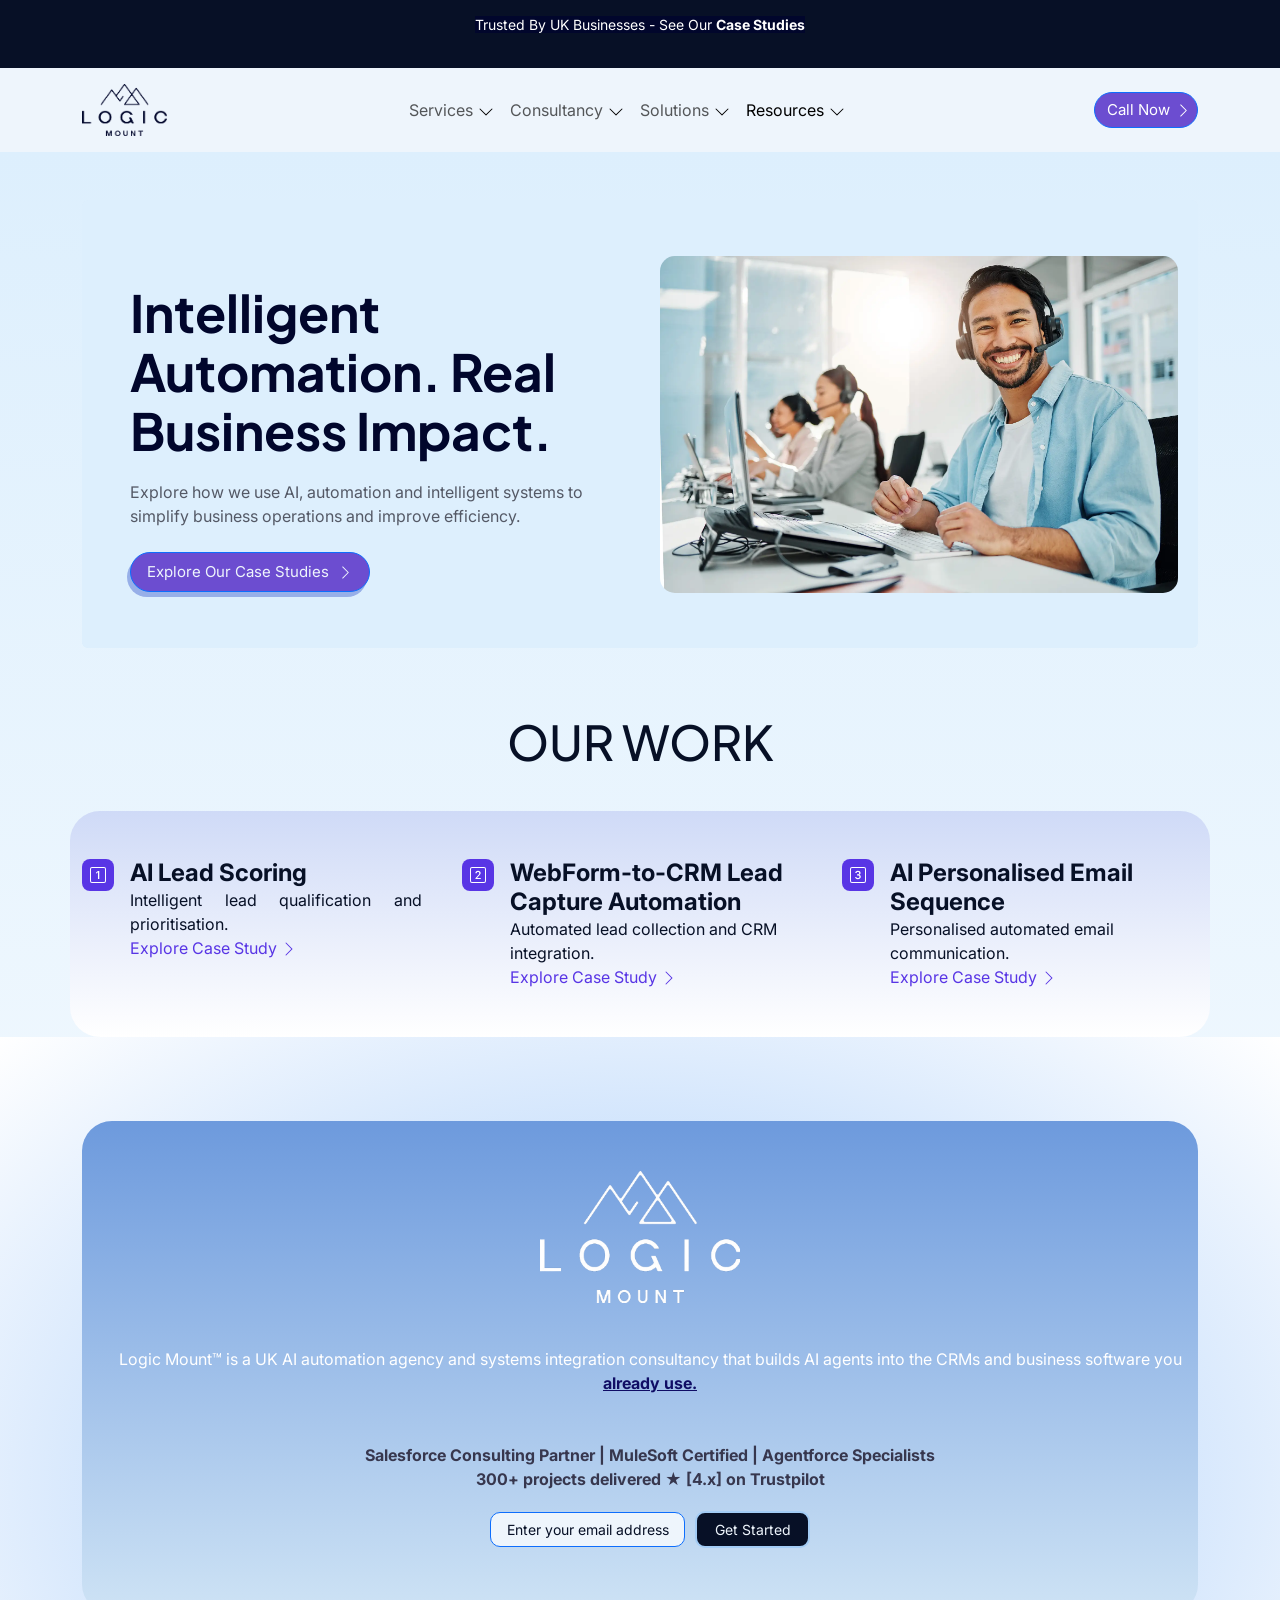
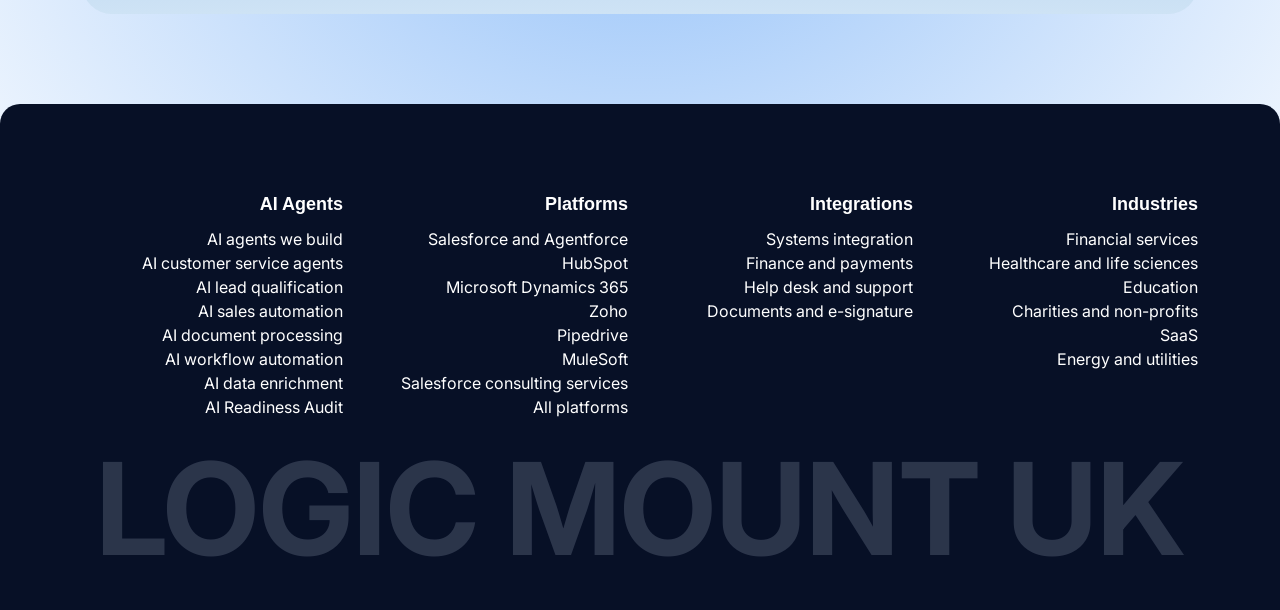
<file: untitled.html>
<!DOCTYPE html><html data-bs-theme="light" lang="en"><head><meta charset="utf-8"><meta name="viewport" content="width=device-width, initial-scale=1.0, shrink-to-fit=no"><title>logicmount</title><link rel="stylesheet" href="assets/bootstrap/css/bootstrap.min.css"><link rel="stylesheet" href="https://fonts.googleapis.com/css?family=Aboreto&amp;display=swap"><link rel="stylesheet" href="https://fonts.googleapis.com/css?family=Inter&amp;display=swap"><link rel="stylesheet" href="https://fonts.googleapis.com/css?family=Plus+Jakarta+Sans:700&amp;display=swap"><link rel="stylesheet" href="assets/css/styles.min.css"><link rel="preconnect" href="https://fonts.googleapis.com">
<link rel="preconnect" href="https://fonts.gstatic.com" crossorigin>
<link href="https://fonts.googleapis.com/css2?family=Inter:ital,opsz,wght@0,14..32,100..900;1,14..32,100..900&display=swap" rel="stylesheet">
</head><body><p class="text-center" style="background: var(--navy-dark);padding-top: 14px;padding-bottom: 33px;font-size: 14px;font-family: Inter, sans-serif;"><span style="color: rgb(255, 255, 255); background-color: rgb(1, 6, 44);">Trusted By UK Businesses - See Our </span><a href="https://logicmount.co.uk/case-studies"><strong><span style="color: rgb(255, 255, 255); background-color: rgb(1, 6, 44);">Case Studies</span></strong></a></p><nav class="navbar navbar-expand-md sticky-top py-3"><div class="container"><img class="img-fluid mobile-logo" width="1578" height="1045" src="assets/img/icon.webp" style="height: 52px;width: 85px;margin-left: -70px;"><button class="navbar-toggler" data-bs-toggle="collapse" data-bs-target="#navcol-4"><span class="visually-hidden">Toggle navigation</span><span class="navbar-toggler-icon"></span></button><div class="collapse navbar-collapse" id="navcol-4"><ul class="navbar-nav mb-4 mb-md-0 mx-auto"><li class="nav-item"><a class="nav-link" href="#" style="padding-right: 30px;font-family: Inter, sans-serif;">Services<svg class="bi bi-chevron-down" xmlns="http://www.w3.org/2000/svg" width="1em" height="1em" fill="currentColor" viewBox="0 0 16 16" style="margin-left: 05px;color: rgb(0, 0, 0);">
  <path fill-rule="evenodd" d="M1.646 4.646a.5.5 0 0 1 .708 0L8 10.293l5.646-5.647a.5.5 0 0 1 .708.708l-6 6a.5.5 0 0 1-.708 0l-6-6a.5.5 0 0 1 0-.708"></path>
</svg></a></li><li class="nav-item"><a class="nav-link" href="#" style="padding-right: 30px;font-family: Inter, sans-serif;">Consultancy<svg class="bi bi-chevron-down" xmlns="http://www.w3.org/2000/svg" width="1em" height="1em" fill="currentColor" viewBox="0 0 16 16" style="margin-left: 05px;color: rgb(0, 0, 0);">
  <path fill-rule="evenodd" d="M1.646 4.646a.5.5 0 0 1 .708 0L8 10.293l5.646-5.647a.5.5 0 0 1 .708.708l-6 6a.5.5 0 0 1-.708 0l-6-6a.5.5 0 0 1 0-.708"></path>
</svg></a></li><li class="nav-item"><a class="nav-link" href="#" style="padding-right: 30px;font-family: Inter, sans-serif;">Solutions<svg class="bi bi-chevron-down" xmlns="http://www.w3.org/2000/svg" width="1em" height="1em" fill="currentColor" viewBox="0 0 16 16" style="margin-left: 05px;color: rgb(0, 0, 0);">
  <path fill-rule="evenodd" d="M1.646 4.646a.5.5 0 0 1 .708 0L8 10.293l5.646-5.647a.5.5 0 0 1 .708.708l-6 6a.5.5 0 0 1-.708 0l-6-6a.5.5 0 0 1 0-.708"></path>
</svg></a></li><li class="nav-item"><a class="nav-link" href="#" style="padding-right: 30px;font-family: Inter, sans-serif;color: black;">Resources<svg class="bi bi-chevron-down" xmlns="http://www.w3.org/2000/svg" width="1em" height="1em" fill="currentColor" viewBox="0 0 16 16" style="margin-left: 05px;color: rgb(0, 0, 0);">
  <path fill-rule="evenodd" d="M1.646 4.646a.5.5 0 0 1 .708 0L8 10.293l5.646-5.647a.5.5 0 0 1 .708.708l-6 6a.5.5 0 0 1-.708 0l-6-6a.5.5 0 0 1 0-.708"></path>
</svg></a></li></ul><a class="btn btn-primary ms-md-2" role="button" href="#" style="background: rgb(108,77,208);border-radius: 30px;font-size: 15px;margin-right: -70px;font-family: Inter, sans-serif;padding-right: 2px;">Call Now<svg class="bi bi-chevron-right" xmlns="http://www.w3.org/2000/svg" width="1em" height="1em" fill="currentColor" viewBox="0 0 16 16" style="margin-left: 6px;">
  <path fill-rule="evenodd" d="M4.646 1.646a.5.5 0 0 1 .708 0l6 6a.5.5 0 0 1 0 .708l-6 6a.5.5 0 0 1-.708-.708L10.293 8 4.646 2.354a.5.5 0 0 1 0-.708"></path>
</svg>&nbsp;</a></div></div></nav><section class="py-4 py-xl-5" style="background: linear-gradient(#ddeffd, white), #ffffff;text-align: justify;box-shadow: 0px 0px var(--accent-purple-hover);margin-top: 0px;min-height: 900px;"><div class="container"><div class="bg-dark border rounded border-0 border-dark overflow-hidden"><div class="row g-0"><div class="col-md-6"><div class="p-4 p-md-5" style="background: #ddeffd;width: auto;"><h1 class="mobile-heading" style="color: rgb(1,6,44);font-family: 'Plus Jakarta Sans', sans-serif;font-weight: bold;font-size: 66px;text-align: left;background: #ddeffd;margin-left: -45px;margin-top: 90px;">Intelligent Automation. Real Business Impact.</h1><p class="mb-4 mobile-paragraph" style="margin-top: 40px;margin-left: -45px;font-family: Inter, sans-serif;color: rgb(84,89,102);">Explore how we use AI, automation and intelligent systems to simplify business operations and improve efficiency.</p><a class="btn btn-primary btn-lg me-2 mobile-button" role="button" href="#" style="font-size: 15px;background: rgb(108, 77, 208);border-radius: 30px;margin-top: 20px;font-family: Inter, sans-serif;color: var(--bg-light-blue);margin-left: -45px;box-shadow: -3px 5px rgb(151,175,232);">Explore Our Case Studies&nbsp;<svg class="bi bi-chevron-right" xmlns="http://www.w3.org/2000/svg" width="1em" height="1em" fill="currentColor" viewBox="0 0 16 16" style="margin-left: 5px;margin-bottom: 1px;">
  <path fill-rule="evenodd" d="M4.646 1.646a.5.5 0 0 1 .708 0l6 6a.5.5 0 0 1 0 .708l-6 6a.5.5 0 0 1-.708-.708L10.293 8 4.646 2.354a.5.5 0 0 1 0-.708"></path>
</svg></a><div style="text-align:center;"></div></div></div><div class="col-md-6 order-first order-md-last" style="min-height: 250px;border-color: #ddeffd;background: #ddeffd;"><img class="object-fit-cover w-100 h-100 mobile-image-hero" src="assets/img/heropic.webp" style="border-radius: 15px;margin-left: 0px;margin-top: 30px;border-top-left-radius: 15px;border-top-right-radius: 15px;border-bottom-right-radius: 15px;border-bottom-left-radius: 15px;"></div></div></div></div><div></div><h2 class="mobile-heading-joinotherclients" style="text-align: center;font-size: 48px;margin-top: -50px;font-family: 'Plus Jakarta Sans', sans-serif;margin-bottom: 40px;"><br><br>OUR WORK<br></h2><div class="container py-4 py-xl-5" style="background: linear-gradient(#cfdaf7, white), #ffffff;border-radius: 30px;"><div class="row gy-4 row-cols-1 row-cols-md-2 row-cols-xl-3"><div class="col"><div class="d-flex"><div class="bs-icon-sm bs-icon-rounded bs-icon-primary d-flex flex-shrink-0 justify-content-center align-items-center mb-3 d-inline-block bs-icon" style="background: var(--accent-purple);"><svg class="bi bi-1-square" xmlns="http://www.w3.org/2000/svg" width="1em" height="1em" fill="currentColor" viewBox="0 0 16 16">
  <path d="M9.283 4.002V12H7.971V5.338h-.065L6.072 6.656V5.385l1.899-1.383z"></path>
  <path d="M0 2a2 2 0 0 1 2-2h12a2 2 0 0 1 2 2v12a2 2 0 0 1-2 2H2a2 2 0 0 1-2-2zm15 0a1 1 0 0 0-1-1H2a1 1 0 0 0-1 1v12a1 1 0 0 0 1 1h12a1 1 0 0 0 1-1z"></path>
</svg></div><div class="px-3"><h4 style="font-family: 'Inter';font-weight: bold;text-align: left;">AI Lead Scoring</h4><p>Intelligent lead qualification and prioritisation.</p><a href="untitled-1.html" style="color: var(--accent-purple);">Explore Case Study&nbsp;<svg class="bi bi-chevron-right" xmlns="http://www.w3.org/2000/svg" width="1em" height="1em" fill="currentColor" viewBox="0 0 16 16">
  <path fill-rule="evenodd" d="M4.646 1.646a.5.5 0 0 1 .708 0l6 6a.5.5 0 0 1 0 .708l-6 6a.5.5 0 0 1-.708-.708L10.293 8 4.646 2.354a.5.5 0 0 1 0-.708"></path>
</svg></a></div></div></div><div class="col"><div class="d-flex"><div class="bs-icon-sm bs-icon-rounded bs-icon-primary d-flex flex-shrink-0 justify-content-center align-items-center mb-3 d-inline-block bs-icon" style="background: var(--accent-purple);"><svg class="bi bi-2-square" xmlns="http://www.w3.org/2000/svg" width="1em" height="1em" fill="currentColor" viewBox="0 0 16 16">
  <path d="M6.646 6.24v.07H5.375v-.064c0-1.213.879-2.402 2.637-2.402 1.582 0 2.613.949 2.613 2.215 0 1.002-.6 1.667-1.287 2.43l-.096.107-1.974 2.22v.077h3.498V12H5.422v-.832l2.97-3.293c.434-.475.903-1.008.903-1.705 0-.744-.557-1.236-1.313-1.236-.843 0-1.336.615-1.336 1.306"></path>
  <path d="M0 2a2 2 0 0 1 2-2h12a2 2 0 0 1 2 2v12a2 2 0 0 1-2 2H2a2 2 0 0 1-2-2zm15 0a1 1 0 0 0-1-1H2a1 1 0 0 0-1 1v12a1 1 0 0 0 1 1h12a1 1 0 0 0 1-1z"></path>
</svg></div><div class="px-3"><h4 style="font-family: 'Inter';font-weight: bold;text-align: left;">WebForm-to-CRM Lead Capture Automation</h4><p style="text-align: left;font-family: 'Inter';">Automated lead collection and CRM integration.</p><a href="#" style="color: var(--accent-purple);">Explore Case Study&nbsp;<svg class="bi bi-chevron-right" xmlns="http://www.w3.org/2000/svg" width="1em" height="1em" fill="currentColor" viewBox="0 0 16 16">
  <path fill-rule="evenodd" d="M4.646 1.646a.5.5 0 0 1 .708 0l6 6a.5.5 0 0 1 0 .708l-6 6a.5.5 0 0 1-.708-.708L10.293 8 4.646 2.354a.5.5 0 0 1 0-.708"></path>
</svg></a></div></div></div><div class="col"><div class="d-flex"><div class="bs-icon-sm bs-icon-rounded bs-icon-primary d-flex flex-shrink-0 justify-content-center align-items-center mb-3 d-inline-block bs-icon" style="background: var(--accent-purple);"><svg class="bi bi-3-square" xmlns="http://www.w3.org/2000/svg" width="1em" height="1em" fill="currentColor" viewBox="0 0 16 16">
  <path d="M7.918 8.414h-.879V7.342h.838c.78 0 1.348-.522 1.342-1.237 0-.709-.563-1.195-1.348-1.195-.79 0-1.312.498-1.348 1.055H5.275c.036-1.137.95-2.115 2.625-2.121 1.594-.012 2.608.885 2.637 2.062.023 1.137-.885 1.776-1.482 1.875v.07c.703.07 1.71.64 1.734 1.917.024 1.459-1.277 2.396-2.93 2.396-1.705 0-2.707-.967-2.754-2.144H6.33c.059.597.68 1.06 1.541 1.066.973.006 1.6-.563 1.588-1.354-.006-.779-.621-1.318-1.541-1.318"></path>
  <path d="M0 2a2 2 0 0 1 2-2h12a2 2 0 0 1 2 2v12a2 2 0 0 1-2 2H2a2 2 0 0 1-2-2zm15 0a1 1 0 0 0-1-1H2a1 1 0 0 0-1 1v12a1 1 0 0 0 1 1h12a1 1 0 0 0 1-1z"></path>
</svg></div><div class="px-3"><h4 style="font-family: 'Inter';font-weight: bold;text-align: left;">AI Personalised Email Sequence</h4><p style="font-family: 'Inter';text-align: left;">Personalised automated email communication.</p><a href="#" style="color: var(--accent-purple);">Explore Case Study&nbsp;<svg class="bi bi-chevron-right" xmlns="http://www.w3.org/2000/svg" width="1em" height="1em" fill="currentColor" viewBox="0 0 16 16">
  <path fill-rule="evenodd" d="M4.646 1.646a.5.5 0 0 1 .708 0l6 6a.5.5 0 0 1 0 .708l-6 6a.5.5 0 0 1-.708-.708L10.293 8 4.646 2.354a.5.5 0 0 1 0-.708"></path>
</svg></a></div></div></div></div></div><section style="background: radial-gradient(#99c4f9, white), var(--accent-purple);max-height: 900px;min-height: 900px;width: auto;margin-bottom: 0px;"><div class="container"><div class="row" style="margin-top: 0px;margin-right: 0px;margin-left: 0px;padding-right: 0px;padding-left: 0px;"><div class="col-md-12" style="margin-top: 90px;background: linear-gradient(#6d9add, #cee3f5), var(--bg-light-blue);padding-top: 50px;padding-bottom: 50px;border-radius: 30px;"><img src="assets/img/Gemini_Generated_Image_qp2fx6qp2fx6qp2f-removebg-preview.png" style="width: 200px;height: 120px;margin-left: 550px;" alt="Logic Mount" width="200" height="120"><p style="padding-right: 150px;padding-left: 150px;text-align: center;font-family: 'Inter';color: var(--accent-purple);"><br><span style="color: rgb(255, 255, 255); background-color: transparent;">Logic Mount™ is a UK AI automation agency and systems integration consultancy that builds AI agents into the CRMs and business software you </span><strong><span style="text-decoration: underline; color: rgb(15, 13, 101); background-color: transparent;">already use.</span></strong></p><p class="mobile-paragraph-salesforceconsulting" style="font-size: 16px;font-family: Inter, sans-serif;color: #37374e;font-weight: bold;margin-left: -50px;text-align: center;"><br>Salesforce Consulting Partner | MuleSoft Certified | Agentforce Specialists<br>300+ projects delivered ★ [4.x] on Trustpilot<br><button class="btn btn-primary" type="button" style="margin-top: 20px;padding-left: 0px;padding-right: 0px;width: 195px;font-size: 14px;color: var(--navy-dark);background: var(--bg-light-blue);border-radius: 10px;font-family: 'Inter';">Enter your email address</button><button class="btn btn-primary" type="button" style="margin-top: 20px;padding-left: 0px;padding-right: 0px;width: 115px;font-size: 14px;color: var(--bg-light-blue);background: var(--navy-dark);margin-left: 10px;border-radius: 10px;border-width: 2px;border-color: #a3ccf5;font-family: 'Inter';">Get Started</button></p><div class="mb-3 form-floating"></div></div></div></div><section style="min-height: 550px;max-height: 300px;background: var(--navy-dark);padding-top: 90px;margin-top: 90px;border-radius: 0px;border-top-left-radius: 20px;border-top-right-radius: 20px;"><div class="container"><div class="row"><div class="col-md-3"><h1 style="font-size: 18px;text-align: right;"><strong><span style="color: rgb(255, 255, 255); background-color: transparent;">AI Agents</span></strong></h1><p style="text-align: right;font-size: 16px;margin-top: 12px;color: var(--bg-light-blue);"><a href="/ai-agents"><span style="color: rgb(255, 255, 255); background-color: transparent;">AI agents we build</span></a><br><span style="color: rgb(255, 255, 255); background-color: transparent;">AI customer service agents</span><br><span style="color: rgb(255, 255, 255); background-color: transparent;">AI lead qualification</span><br><span style="color: rgb(255, 255, 255); background-color: transparent;">AI sales automation</span><br><span style="color: rgb(255, 255, 255); background-color: transparent;">AI document processing</span><br><span style="color: rgb(255, 255, 255); background-color: transparent;">AI workflow automation</span><br><span style="color: rgb(255, 255, 255); background-color: transparent;">AI data enrichment</span><br><span style="color: rgb(255, 255, 255); background-color: transparent;">AI Readiness Audit</span></p></div><div class="col-md-3"><h1 style="font-size: 18px;text-align: right;"><strong><span style="color: rgb(255, 255, 255);">Platforms</span></strong></h1><p style="text-align: right;font-size: 16px;margin-top: 12px;"><span style="color: rgb(255, 255, 255); background-color: transparent;">Salesforce and Agentforce</span><br><span style="color: rgb(255, 255, 255); background-color: transparent;">HubSpot</span><br><span style="color: rgb(255, 255, 255); background-color: transparent;">Microsoft Dynamics 365</span><br><span style="color: rgb(255, 255, 255); background-color: transparent;">Zoho</span><br><span style="color: rgb(255, 255, 255); background-color: transparent;">Pipedrive</span><br><span style="color: rgb(255, 255, 255); background-color: transparent;">MuleSoft</span><br><span style="color: rgb(255, 255, 255); background-color: transparent;">Salesforce consulting services</span><br><span style="color: rgb(255, 255, 255); background-color: transparent;">All platforms</span></p></div><div class="col-md-3"><h1 style="font-size: 18px;text-align: right;"><strong><span style="color: rgb(255, 255, 255);">Integrations</span></strong></h1><p style="text-align: right;font-size: 16px;margin-top: 12px;"><span style="color: rgb(255, 255, 255); background-color: transparent;">Systems integration</span><br><span style="color: rgb(255, 255, 255); background-color: transparent;">Finance and payments</span><br><span style="color: rgb(255, 255, 255); background-color: transparent;">Help desk and support</span><br><span style="color: rgb(255, 255, 255); background-color: transparent;">Documents and e-signature</span></p></div><div class="col-md-3"><h1 style="font-size: 18px;text-align: right;"><strong><span style="color: rgb(255, 255, 255);">Industries</span></strong></h1><p style="text-align: right;font-size: 16px;margin-top: 12px;"><span style="color: rgb(255, 255, 255); background-color: transparent;">Financial services</span><br><span style="color: rgb(255, 255, 255); background-color: transparent;">Healthcare and life sciences</span><br><span style="color: rgb(255, 255, 255); background-color: transparent;">Education</span><br><span style="color: rgb(255, 255, 255); background-color: transparent;">Charities and non-profits</span><br><span style="color: rgb(255, 255, 255); background-color: transparent;">SaaS</span><br><span style="color: rgb(255, 255, 255); background-color: transparent;">Energy and utilities</span></p></div></div></div><p style="text-align: center;font-size: 155px;font-weight: bold;margin-top: 0px;"><span style="color: rgba(201, 210, 232, 0.19);">LOGIC MOUNT UK</span></p></section></section><section style="background: rgb(245, 245, 245);"></section><section></section></section><script src="assets/bootstrap/js/bootstrap.min.js"></script></body></html>
</file>
<file: assets/css/styles.min.css>
.divider-style{margin-top:70px;position:relative;margin-right:40px;margin-left:40px}.divider-style span{background:#fff;padding:0 20px;position:relative;z-index:5}.divider-style:before{content:"";display:block;border-top:1px solid #000;width:100%;height:1px;position:absolute;top:50%;z-index:1}a,h1,h2,h3,h4,h5,h6,p{margin:0;text-decoration:none}.section-Header{position:relative;width:100%;height:750px;overflow:hidden;padding:0}.Carte-Gauche{position:absolute;width:61%;height:100%;clip-path:polygon(0 0,79% 0,100% 100%,0% 100%);background-color:#000;display:flex;align-items:center;justify-content:center}.Content-Texte-Carte{padding:1.6rem;width:75%;left:-2%;position:relative;z-index:1}.Titre-1-A-Left{padding-bottom:21px;font-family:Parisienne,sans-serif;color:#e09b11;font-weight:500}.Titre-1-A-Left::after{content:"";position:absolute;height:4px;background-color:#953981;width:91%;top:77px;left:25px}.Article-1-A-Left{padding-bottom:21px;color:#fff;text-align:justify;line-height:1.9;margin-bottom:21px}.Bouton-1-A-Left{color:#e09b11;font-family:Dosis,sans-serif;font-size:17px;font-weight:800;padding:8px 12px;border:1px solid #c28f29;cursor:pointer}.Bouton-1-A-Left:hover{border:1px solid #916a1d;transition:1s cubic-bezier(.11, .76, .14, .53);background-color:#916a1d;color:#fff}.Carte-Droite{position:absolute;width:90%;height:100%;background-color:#333;z-index:-1;left:47%}.Carte-Droite img{height:100%;object-fit:cover}.Strong{color:#ffc85a}@media (max-width:768px),(max-width:300px){.section-Header{position:relative}.Carte-Gauche{clip-path:polygon(0 0,100% 0,100% 100%,0% 100%);position:absolute;width:100%;left:0;height:66%}.Carte-Droite{position:relative;top:486px;width:100%;left:0;height:50%}.Carte-Droite img{width:100%}.Titre-1-A-Left{margin-bottom:5px}.Article-1-A-Left{line-height:1.2;margin-bottom:0;font-size:15px}.Content-Texte-Carte{padding:7px}.Titre-1-A-Left::after{content:"";top:50px;left:10px}}.bs-icon.bs-icon-rounded{align-items:center;border-radius:.5rem}.bs-icon{--bs-icon-size:.75rem;display:flex;flex-shrink:0;justify-content:center;align-items:center;font-size:var(--bs-icon-size);width:calc(var(--bs-icon-size) * 2);height:calc(var(--bs-icon-size) * 2);color:var(--bs-primary)}.bs-icon-xs{--bs-icon-size:1rem;width:calc(var(--bs-icon-size) * 1.5);height:calc(var(--bs-icon-size) * 1.5)}.bs-icon-sm{--bs-icon-size:1rem}.bs-icon-md{--bs-icon-size:1.5rem}.bs-icon-lg{--bs-icon-size:2rem}.bs-icon-xl{--bs-icon-size:2.5rem}.bs-icon.bs-icon-primary{color:var(--bs-white);background:var(--bs-primary)}.bs-icon.bs-icon-primary-light{color:var(--bs-primary);background:rgba(var(--bs-primary-rgb),.2)}.bs-icon.bs-icon-semi-white{color:var(--bs-primary);background:rgba(255,255,255,.5)}.bs-icon.bs-icon-circle{border-radius:50%}.hero-heading,h1,h2,h3{font-family:'Roobert TRIAL',Roobert,sans-serif}:root{--bg-light-blue:#eef5fc;--navy-dark:#071026;--accent-purple:#5835e5;--accent-purple-hover:#4625cc}body{font-family:Inter,sans-serif;background-color:var(--bg-light-blue);color:var(--navy-dark)}a,a:focus,a:hover,h1,h2,h3,h4,h5,h6{color:inherit}.text-custom-cyan{color:var(--bs-cyan)!important}@media (min-width:992px){.desktop-heading-aiagentsthatdrain{display:block;font-size:34px!important;line-height:1.2!important;text-align:left!important;margin:-40px 0 16px -20px!important;padding:0 20px!important;width:100%;max-width:100%;box-sizing:border-box;overflow-wrap:break-word;word-break:normal}}body,html{width:100%;max-width:100%;margin:0;padding:0;overflow-x:clip}img{max-width:100%;height:auto}.d-flex>*,.row>*{min-width:0}@media (max-width:767.98px){.mobile-heading,.mobile-heading-weengineer{display:block;font-size:26px!important;line-height:1.2!important;text-align:center!important;margin:0 0 16px!important;padding:0!important;width:100%;max-width:100%;box-sizing:border-box;overflow-wrap:break-word;word-break:normal}.mobile-heading-joinotherclients{display:block;font-size:26px!important;line-height:1.2!important;text-align:center!important;margin:0 0 16px!important;padding:0 20px!important;width:100%;max-width:100%;box-sizing:border-box;overflow-wrap:break-word;word-break:normal}.mobile-heading-whyaiinside{display:block;font-size:26px!important;line-height:1.2!important;text-align:left!important;margin:-10px 0 16px -20px!important;padding:0 20px!important;width:100%;max-width:100%;box-sizing:border-box;overflow-wrap:break-word;word-break:normal}.mobile-heading-aiagentsthatdrain{display:block;font-size:26px!important;line-height:1.2!important;text-align:justify!important;margin:-40px 0 -36px!important;padding:0!important;width:100%;max-width:100%;box-sizing:border-box;overflow-wrap:break-word;word-break:normal}.mobile-heading-globeheading{display:block;font-size:26px!important;line-height:1.2!important;text-align:left!important;margin:0 0 16px -20px!important;padding:0 20px!important;width:100%;max-width:100%;box-sizing:border-box;overflow-wrap:break-word;word-break:normal}.mobile-subheading{display:block;font-size:24px!important;line-height:1.3!important;text-align:left!important;margin:0 0 12px 20px!important;padding:0!important;width:calc(100% - 20px);max-width:calc(100% - 20px);box-sizing:border-box;overflow-wrap:break-word}.mobile-paragraph{display:block;font-size:16px!important;line-height:1.65!important;text-align:center!important;margin:0 0 16px 2px!important;padding:0!important;width:100%;max-width:100%;box-sizing:border-box;overflow-wrap:break-word}.mobile-paragraph-global,.mobile-paragraph-whyaiinside{display:block;font-size:16px!important;line-height:1.65!important;text-align:justify!important;margin:0 0 16px 2px!important;padding:0!important;width:100%;max-width:100%;box-sizing:border-box;overflow-wrap:break-word}.mobile-paragraph-whatwebuild{display:block;font-size:16px!important;line-height:1.65!important;text-align:justify!important;margin:15px 0 16px!important;padding:0!important;width:100%;max-width:100%;box-sizing:border-box;overflow-wrap:break-word}.ai-agent1{display:block;font-size:16px!important;line-height:1.65!important;text-align:justify!important;margin:0 0 16px 2px!important;padding:0 9px 0 3px!important;width:100%;max-width:100%;box-sizing:border-box;overflow-wrap:break-word}.mobile-paragraph-salesforceconsulting{display:block;font-size:16px!important;line-height:1.65!important;text-align:center!important;margin:-20px 0 16px 18px!important;padding:0!important;width:100%;max-width:100%;box-sizing:border-box;overflow-wrap:break-word}.mobile-paragraph-thedifferentiator{display:block;font-size:16px!important;line-height:1.65!important;text-align:left!important;margin:-20px 0 16px!important;padding:0!important;width:100%;max-width:100%;box-sizing:border-box;overflow-wrap:break-word}.mobile-button{display:inline-block;font-size:15px!important;line-height:1.4!important;text-align:center!important;margin:8px 0!important;padding:10px 18px!important;max-width:100%;box-sizing:border-box;white-space:normal;overflow-wrap:break-word}.mobile-button-primaryglobal{display:inline-block;font-size:15px!important;line-height:1.4!important;text-align:center!important;margin:0 0 8px!important;padding-top:0!important;padding-bottom:10px!important;padding-left:1px!important;max-width:100%;box-sizing:border-box;white-space:normal;overflow-wrap:break-word}.mobile-image{display:block;width:0%;max-width:50%;height:auto;margin:0 auto 16px!important;padding:0!important;box-sizing:border-box;object-fit:fill;border-radius:11px!important}.mobile-image-hero{display:block;width:0%;max-width:350%;height:fit-content;margin:50px auto 0!important;padding:0 0 33px!important;box-sizing:border-box;border-radius:13px!important}.mobile-image-joinukclients{display:block;width:0%;max-width:154%;height:auto;margin:0 auto 16px -52px!important;padding:0 0 40px!important;box-sizing:border-box;object-fit:fill;border-radius:11px!important}.mobile-image1{display:block;width:100%;max-width:70%;height:auto;margin:30px auto 16px!important;padding:0!important;box-sizing:border-box;object-fit:fill;border-radius:0!important}.mobile-image2{display:block;width:100%;max-width:84%;height:auto;margin:10px auto 16px!important;padding:0!important;box-sizing:border-box;object-fit:fill;border-radius:0!important}.mobile-image5-globe{display:block;width:10%;max-width:70%;height:0!important;margin:-76px 0 16px 30px!important;padding:0!important;box-sizing:border-box;object-fit:fill;border-radius:10px!important}.mobile-image3-whyaiinside{display:block;width:100%;max-width:214%;height:auto;margin:16px 0 16px -5px!important;padding:0!important;box-sizing:border-box;object-fit:fill;border-radius:10px!important}.mobile-logo{display:block;width:50px;max-width:20%;height:auto;margin:-8px 0 8px 10px!important;padding:0!important;object-fit:contain;box-sizing:border-box}.mobile-image4{display:block!important;width:100%!important;max-width:330.7%!important;height:0!important;min-height:00px!important;object-fit:cover!important;object-position:center!important;margin:80px 0 -1px -2px!important;padding:0!important}.ai-agent-card{display:block!important;box-sizing:border-box!important;text-align:center!important}.ai-agent-para{display:block!important;width:100%!important;max-width:100%!important;min-width:0!important;height:auto!important;font-size:16px!important;line-height:1.6!important;text-align:left!important;white-space:normal!important;overflow-wrap:anywhere!important;word-break:normal!important;margin:10px 0 15px!important;padding:0 5px!important;box-sizing:border-box!important}.ai-agent-content{white-space:normal!important;box-sizing:border-box!important;display:block!important;width:100%!important;max-width:100%!important;min-width:0!important;height:auto!important;overflow:visible!important;box-sizing:border-box!important}.ai-agent-content .ai-agent-para{display:block!important;width:100%!important;max-width:100%!important;white-space:normal!important;overflow-wrap:break-word!important;font-size:16px!important;line-height:1.6!important}.ai-agent-content .ai-agent1-para{display:block!important;width:100%!important;max-width:100%!important;min-width:0!important;height:auto!important;white-space:normal!important;overflow-wrap:anywhere!important;word-break:normal!important;font-size:16px!important;line-height:1.6!important;text-align:left!important;margin:10px 0 15px!important;padding:0 5px!important;box-sizing:border-box!important}.ai-agents-container{width:100%!important;max-width:100%!important;min-width:0!important;height:auto!important;margin-left:auto!important;margin-right:auto!important;padding-left:15px!important;padding-right:15px!important;box-sizing:border-box!important}.ai-agents-container .row{width:100%!important;max-width:100%!important;margin-left:0!important;margin-right:0!important}.ai-agents-container .col{min-width:0!important;max-width:100%!important;margin-top:50px!important;margin-bottom:-90px!important}.ai-agent-card>.bs-icon{width:40px!important;height:40px!important;min-width:30px!important;min-height:30px!important;margin:-30px auto 20px!important;padding:0!important;display:flex!important;align-items:center!important;justify-content:center!important;align-self:center!important}.ai-agent-card>.bs-icon svg{width:97px!important;height:28px!important}.ai-agent-card{width:100%!important;max-width:100%!important;height:auto!important;min-height:0!important;margin:-30px 0 30px!important;padding:10px!important;box-sizing:border-box!important;align-items:center!important}.ai-agent-card h4{font-size:26px!important;font-weight:600!important;line-height:1.3!important;text-align:center!important;margin:10px 0 12px!important;padding:0 5px!important;width:100%!important;max-width:100%!important;box-sizing:border-box!important}.ai-agent-card p{font-size:16px!important;font-weight:400!important;line-height:1.6!important;text-align:center!important;margin:0 0 15px!important;padding:0 5px!important;width:100%!important;max-width:100%!important;min-width:0!important;height:auto!important;white-space:normal!important;overflow-wrap:break-word!important;box-sizing:border-box!important}.ai-agent-card a{font-size:16px!important;line-height:1.5!important;margin:5px 0 10px!important;padding:0!important}.mobile-platform-item{display:flex!important;flex-direction:row!important;align-items:center!important;justify-content:flex-start!important;width:100%!important;min-width:0!important;height:auto!important;min-height:0!important;gap:12px!important;margin:0!important;padding:5px 10px!important;box-sizing:border-box!important}.mobile-platform-item .bs-icon{width:35px!important;height:35px!important;min-width:35px!important;min-height:35px!important;flex-shrink:0!important;margin:0!important;padding:5px!important}.mobile-platform-item h5,.mobile-platform-item p,.mobile-platform-item span{font-size:16px!important;line-height:1.5!important;text-align:left!important;text-align-last:left!important;word-spacing:normal!important;letter-spacing:normal!important;white-space:normal!important;overflow-wrap:break-word!important;min-width:0!important;margin:0!important;padding:0!important}.mobile-platform-heading{font-size:26px!important;line-height:1.3!important;text-align:center!important;margin:134px 0 15px!important;padding:0 10px!important}.mobile-process-section{height:auto!important;min-height:0!important;margin:0!important;padding:25px 15px 35px!important}}.ai-agent-card{margin-bottom:121px!important}.mobile-platform-label{margin-top:90px!important;margin-bottom:-120px!important}@media (max-width:767.98px){.mobile-process-label{font-size:15px!important;line-height:1.4!important;text-align:center!important;margin:70px 0 8px!important;padding:0!important}.mobile-process-heading{text-align:center!important;margin:0!important}.mobile-process-first-icon{margin:0 auto 15px!important}.mobile-before-process{height:auto!important;min-height:0!important;margin:0 auto!important;padding:0 15px!important}.mobile-process-section{height:auto!important;min-height:0!important;margin:-30px!important;padding:1px 15px 25px 30px!important}.mobile-process-heading{font-size:24px!important;line-height:1.3!important;margin-bottom:-70px!important;padding:0!important}.mobile-before-process .card{position:relative!important;margin-top:-10px!important;margin-bottom:20px!important}.mobile-before-process .card-body{position:relative!important;padding-top:25px!important}.mobile-before-process .card-body>.bs-icon{position:static!important;inset:auto!important;transform:none!important;margin:0 0 15px!important;width:80px!important;height:80px!important}.mobile-before-process .row{margin-top:0!important;row-gap:20px!important}.section-Header{position:relative!important;display:flex!important;flex-direction:column!important;width:100%!important;max-width:100%!important;height:auto!important;min-height:0!important;margin:0!important;padding:0!important;overflow:hidden!important}.section-Header .Carte-Gauche{position:relative!important;top:auto!important;left:auto!important;width:70%!important;height:auto!important;min-height:0!important;padding:25px 18px!important;clip-path:none!important;z-index:1!important}.section-Header .Content-Texte-Carte{position:relative!important;left:auto!important;top:auto!important;width:100%!important;max-width:100%!important;padding:0!important}.section-Header .Carte-Droite{position:relative!important;top:auto!important;left:auto!important;width:100%!important;height:220px!important;z-index:0!important}.section-Header .Carte-Droite img{display:block!important;width:100%!important;height:100%!important;object-fit:cover!important}.lm-testimonials{width:100%!important;max-width:100%!important;margin:0!important;padding:0 12px!important;row-gap:24px!important;box-sizing:border-box!important}.lm-testimonials>.col{flex:0 0 100%!important;width:100%!important;max-width:100%!important;min-width:0!important;margin:0!important;padding:0!important}.lm-testimonials>.col>div{width:100%!important;max-width:100%!important;margin-left:0!important;margin-right:0!important;box-sizing:border-box!important}.lm-testimonials p{width:100%!important;max-width:100%!important;margin-left:0!important;margin-right:0!important;padding:0 12px!important;text-align:center!important;overflow-wrap:break-word!important;box-sizing:border-box!important}.lm-blog-card,.lm-founder-card,.lm-help-card,.lm-support-card{width:100%!important;max-width:100%!important;min-width:0!important;height:auto!important;min-height:0!important;max-height:none!important;margin-top:0!important;margin-bottom:20px!important;box-sizing:border-box!important}.lm-blog-card>div,.lm-founder-card>div,.lm-help-card>div,.lm-support-card>div{width:100%!important;max-width:100%!important;min-width:0!important;height:auto!important;min-height:0!important;max-height:none!important;box-sizing:border-box!important}.lm-blog-card h2,.lm-blog-card h3,.lm-founder-card h2,.lm-founder-card h3,.lm-help-card h2,.lm-help-card h3,.lm-support-card h2,.lm-support-card h3{font-size:24px!important;line-height:1.3!important;margin-bottom:12px!important}.lm-blog-card p,.lm-founder-card p,.lm-help-card p,.lm-support-card p{width:100%!important;max-width:100%!important;min-width:0!important;font-size:16px!important;line-height:1.6!important;text-align:left!important;overflow-wrap:anywhere!important;word-spacing:normal!important;margin-bottom:16px!important}.lm-blog-card img,.lm-founder-card img,.lm-help-card img,.lm-support-card img{position:static!important;display:block!important;width:auto!important;max-width:100%!important;height:auto!important;max-height:240px!important;margin:50px auto 0!important;object-fit:contain!important}.lm-founder-card{margin-top:-70px!important;padding:25px 20px!important;overflow:hidden!important}.lm-founder-card [style*=min-width]{min-width:0!important;max-width:100%!important}.lm-help-card{padding:25px 20px!important;margin-left:0!important}.lm-support-card{margin-top:-20px!important;padding:25px 20px!important}.lm-blog-card{margin-bottom:-90px!important;margin-left:0!important;padding:25px 20px!important}.industry1{margin-right:90px!important;margin-top:10px!important;padding-top:10px!important}.industry2{margin-right:120px!important;margin-top:0!important}}@media (max-width:767px){.mobile-paragraph-builtwith{margin-top:-40px!important;font-size:16px!important}.mobile-paragraph-builtwith2{margin-top:-82px!important;font-size:16px!important}.mobile-paragraph-builtwith1{margin-top:-50px!important;font-size:31px!important}body,html{width:100%;max-width:100%;overflow-x:clip}img,svg{max-width:100%}.section-Header{width:100%!important;max-width:100%!important;margin-left:0!important;margin-right:0!important;box-sizing:border-box}.ai-agent-card{width:100%;max-width:100%;height:auto;margin-top:-90px!important;min-height:0;box-sizing:border-box}.ai-agent-card>.bs-icon{position:relative!important;top:auto!important;left:auto!important;right:auto!important;transform:none!important;margin:0 auto 12px!important;display:flex;align-items:center;justify-content:center}.ai-agent-content{width:100%;max-width:100%;min-width:0}.row>[class*=col-]{min-width:0}h1,h2,h3,h4,h5,h6,p{overflow-wrap:break-word}.card img{max-width:100%;height:auto}footer a,footer h1,footer h2,footer h3,footer p,footer span{writing-mode:horizontal-tb!important;word-break:normal!important;overflow-wrap:normal!important;max-width:100%}footer .container,footer .row,footer [class*=col-]{min-width:0;max-width:100%}}@media screen and (max-width:767px){body,html{max-width:100%;overflow-x:hidden}.container,.elementor-column,.elementor-container,.elementor-row,.elementor-widget-wrap,.footer button,.footer input,.row,footer,footer .elementor-button,footer button,footer input,section{max-width:100%;box-sizing:border-box}.elementor-column,.elementor-widget,.elementor-widget-container{min-width:0;box-sizing:border-box}.elementor-location-footer img,.footer img,footer img,img{max-width:100%;height:auto}.footer h1,.footer h2,.footer h3,.footer h4,.footer p,footer h1,footer h2,footer h3,footer h4,footer p{max-width:100%;overflow-wrap:break-word;word-break:normal}}@media screen and (max-width:767.98px){body,html{max-width:100%;overflow-x:hidden}.mobile-heading-globeheading{font-size:clamp(28px, 7vw, 38px)!important;line-height:1.2!important;overflow-wrap:break-word}.mobile-paragraph-global{font-size:16px!important;line-height:1.7!important}.mobile-button{display:inline-flex!important;align-items:center;justify-content:center;max-width:100%;white-space:normal!important;margin-left:0!important;margin-right:0!important;box-sizing:border-box}.mobile-image5-globe{display:block;width:100%!important;height:auto!important;max-width:100%;margin:25px auto 0!important}.lm-founder-card{width:100%!important;min-width:0!important;max-width:100%!important;min-height:0!important;max-height:none!important;padding:30px 20px!important;margin-top:20px!important;margin-left:10px!important;box-sizing:border-box;overflow:hidden}.lm-founder-card img{display:block;width:100%!important;height:auto!important;max-width:100%!important;margin:25px auto 0!important}.lm-help-card{width:100%!important;max-width:100%!important;padding:30px 20px!important;margin:20px 10px 0!important;box-sizing:border-box}.lm-help-card img{display:block;width:100%!important;height:auto!important;max-width:100%!important;max-height:none!important;margin:30px auto 0!important}.lm-blog-card,.lm-support-card{width:100%!important;max-width:100%!important;padding:30px 20px!important;margin:20px 10px!important;box-sizing:border-box}.lm-blog-card img,.lm-support-card img{display:block;width:100%!important;height:auto!important;max-width:100%!important;max-height:none!important;margin:25px auto 0!important}.lm-testimonials{margin-left:0!important;margin-right:0!important;row-gap:24px!important}.lm-testimonials>.col{width:100%!important;max-width:100%!important;margin-left:0!important;margin-right:0!important;padding-left:12px!important;padding-right:12px!important;box-sizing:border-box}.lm-testimonials img{max-width:145px;height:150px!important;object-fit:cover}.lm-blog-card *,.lm-founder-card *,.lm-help-card *,.lm-support-card *,.lm-testimonials *{overflow-wrap:anywhere}section[style*=radial-gradient]{width:100%!important;max-width:100%!important;min-height:0!important;max-height:none!important;box-sizing:border-box;overflow:hidden}section[style*=radial-gradient]>.container{width:100%!important;max-width:100%!important;padding:20px 15px!important;box-sizing:border-box}section[style*=radial-gradient]>.container>.row{margin:0!important}section[style*=radial-gradient] .col-md-12{width:100%!important;max-width:100%!important;margin-top:20px!important;padding:25px 15px!important;box-sizing:border-box}section[style*=radial-gradient] .col-md-12>img{display:block;width:160px!important;max-width:100%!important;height:auto!important;margin:0 auto 20px!important}section[style*=radial-gradient] .col-md-12>p:not(.mobile-paragraph-salesforceconsulting){padding-left:0!important;padding-right:0!important;margin-left:0!important;margin-right:0!important;font-size:15px!important;line-height:1.7!important;text-align:center!important;overflow-wrap:break-word}.mobile-paragraph-salesforceconsulting{margin-left:0!important;font-size:14px!important;line-height:1.8!important;overflow-wrap:break-word}.mobile-paragraph-salesforceconsulting button{display:block;max-width:100%;margin:15px auto 0!important;box-sizing:border-box}section[style*=radial-gradient] .container .row .col-md-3{width:100%!important;max-width:100%!important;margin:20px 0!important;box-sizing:border-box}section[style*=radial-gradient] .container .row .col-md-3 h1,section[style*=radial-gradient] .container .row .col-md-3 p{text-align:left!important;overflow-wrap:anywhere}section[style*=radial-gradient]>section>p{font-size:clamp(24px, 8vw, 42px)!important;line-height:1.2!important;text-align:center!important;overflow-wrap:anywhere;word-break:normal;margin:20px 10px!important}section[style*=radial-gradient]>section{width:100%!important;max-width:100%!important;min-height:0!important;max-height:none!important;margin-top:30px!important;padding-top:35px!important;box-sizing:border-box}}@media (min-width:768px) and (max-width:1399.98px){.ai-agents-container,.section-Header{box-sizing:border-box}.lm-blog-card,.lm-founder-card,.lm-help-card,.lm-support-card{box-sizing:border-box!important}.navbar .mobile-logo{margin-left:0!important}.navbar .btn{margin-right:0!important}.navbar .nav-link{padding-left:8px!important;padding-right:8px!important}.bg-dark.overflow-hidden .mobile-heading{font-size:clamp(34px, 4vw, 54px)!important;line-height:1.15!important;margin:35px 0 20px!important;max-width:100%;overflow-wrap:break-word}.bg-dark.overflow-hidden .mobile-paragraph{margin:20px 0 16px!important;max-width:100%;text-align:left!important}.bg-dark.overflow-hidden .mobile-button{margin:8px 0!important;max-width:100%;white-space:normal}.mobile-image-hero{display:block;width:100%!important;max-width:100%!important;height:auto!important;margin:0!important;padding:0!important;object-fit:cover;box-sizing:border-box}.mobile-image{display:block;width:190px!important;max-width:100%!important;height:auto!important;margin:24px auto 0!important}.mobile-image1{display:block;width:290px!important;max-width:100%!important;height:auto!important;margin:24px auto 0!important}.mobile-image2{display:block;width:330px!important;max-width:100%!important;height:auto!important;margin:24px auto 0!important}.mobile-image-joinukclients{display:block;width:100%!important;max-width:100%!important;height:auto!important;margin:20px auto 0!important;padding:0!important;box-sizing:border-box}.mobile-paragraph-salesforceconsulting{width:100%!important;max-width:100%!important;margin:24px auto 0!important;padding:0 16px!important;text-align:center!important;overflow-wrap:break-word;box-sizing:border-box}.ai-agents-container{width:100%!important;max-width:100%!important;min-width:0!important;margin-left:auto!important;margin-right:auto!important;box-sizing:border-box}.section-Header{width:100%!important;max-width:100%!important;min-width:0!important;margin-left:0!important;margin-right:0!important;box-sizing:border-box}.section-Header .Carte-Gauche{position:absolute!important;top:0!important;left:0!important;width:61%!important;max-width:61%!important;min-width:0!important;height:100%!important;margin-left:0!important;clip-path:polygon(0 0,79% 0,100% 100%,0 100%)!important}.section-Header .Content-Texte-Carte{width:75%!important;max-width:100%!important;left:0!important;padding:clamp(16px,2vw,28px)!important;box-sizing:border-box}.section-Header .Carte-Droite{position:absolute!important;top:0!important;left:47%!important;width:53%!important;max-width:53%!important;height:100%!important}.section-Header .Carte-Droite img{display:block;width:100%!important;max-width:100%!important;height:100%!important;object-fit:cover}.mobile-image3-whyaiinside{display:block;width:100%!important;max-width:100%!important;height:auto!important;margin:0 auto!important;object-fit:contain;box-sizing:border-box}.mobile-heading-whyaiinside,.mobile-paragraph-whyaiinside{max-width:100%;padding-right:0!important;overflow-wrap:break-word}.mobile-before-process{margin-top:40px!important}.mobile-process-section{box-sizing:border-box;height:auto!important;min-height:0!important;padding:24px 16px 32px!important;box-sizing:border-box}.mobile-process-label{padding-top:0!important;margin-top:0!important}.mobile-process-heading{max-width:100%;padding:0!important;overflow-wrap:break-word}.mobile-process-section>a.btn{display:table;position:relative;margin:20px auto 0!important;max-width:100%;white-space:normal;text-align:center;z-index:1}.mobile-before-process .container.position-relative.h-100{position:relative!important;top:0!important;margin-top:40px!important;height:auto!important}.mobile-before-process .row>.col{margin-top:0!important}.lm-blog-card,.lm-founder-card,.lm-help-card,.lm-support-card{width:50%!important;max-width:50%!important;min-width:0!important;height:auto!important;min-height:0!important;max-height:none!important;margin-left:0!important;margin-right:0!important;margin-bottom:24px!important;padding:24px!important;box-sizing:border-box!important}.lm-blog-card img,.lm-founder-card img,.lm-help-card img,.lm-support-card img{display:block;width:100%!important;max-width:100%!important;height:auto!important;max-height:360px!important;margin:24px auto 0!important;object-fit:contain}.mobile-image5-globe{display:block;width:100%!important;max-width:100%!important;height:auto!important;margin:0 auto!important;object-fit:contain}.mobile-button-primaryglobal,.mobile-heading-globeheading,.mobile-paragraph-global{max-width:100%;overflow-wrap:break-word}section[style*=radial-gradient]>.container>.row>.col-md-12{margin-top:84px!important;box-sizing:border-box}section[style*=radial-gradient] img[alt="Logic Mount"]{display:block;width:200px!important;max-width:100%!important;height:auto!important;margin:0 auto 20px!important}section[style*=radial-gradient] p{max-width:100%;padding-left:20px!important;padding-right:0!important;box-sizing:border-box;overflow-wrap:break-word}.bg-dark.overflow-hidden{background-color:#ddeffd!important}.bg-dark.overflow-hidden>.row{background-color:#ddeffd!important;align-items:center!important}.bg-dark.overflow-hidden>.row>.col-md-6.order-first.order-md-last{display:flex!important;align-items:center!important;justify-content:center!important;min-height:0!important;height:auto!important;padding:20px!important;box-sizing:border-box!important;background-color:#ddeffd!important}.bg-dark.overflow-hidden .mobile-image-hero{display:block!important;width:100%!important;height:auto!important;max-height:none!important;object-fit:contain!important;margin:0!important;border-radius:15px!important}.row:has( > .lm-founder-card){display:flex!important;flex-wrap:nowrap!important;align-items:stretch!important;column-gap:20px!important;margin-left:0!important;margin-right:0!important}.row:has( > .lm-founder-card)>.lm-founder-card,.row:has( > .lm-founder-card)>.lm-help-card{flex:0 0 calc(50% - 10px)!important;width:calc(50% - 10px)!important;min-width:0!important;max-width:none!important;margin-left:0!important;margin-right:0!important;box-sizing:border-box!important}.row:has( > .lm-support-card){display:flex!important;flex-wrap:nowrap!important;align-items:stretch!important;column-gap:20px!important;margin-left:0!important;margin-right:0!important}.row:has( > .lm-support-card)>.lm-blog-card,.row:has( > .lm-support-card)>.lm-support-card{flex:0 0 calc(50% - 10px)!important;width:calc(50% - 10px)!important;min-width:0!important;max-width:none!important;margin-left:0!important;margin-right:0!important;box-sizing:border-box!important}}section[style*="max-height: 300px"][style*="var(--navy-dark)"]{min-height:0!important;max-height:none!important;height:auto!important;overflow:visible!important;padding-bottom:20px!important;box-sizing:border-box!important}section[style*="max-height: 300px"][style*="var(--navy-dark)"]>p{font-size:clamp(64px, 10vw, 130px)!important;line-height:1.1!important;margin:20px 0 0!important;padding:0 10px 10px!important;text-align:center!important;width:100%!important;box-sizing:border-box!important;overflow-wrap:normal!important}
</file>
